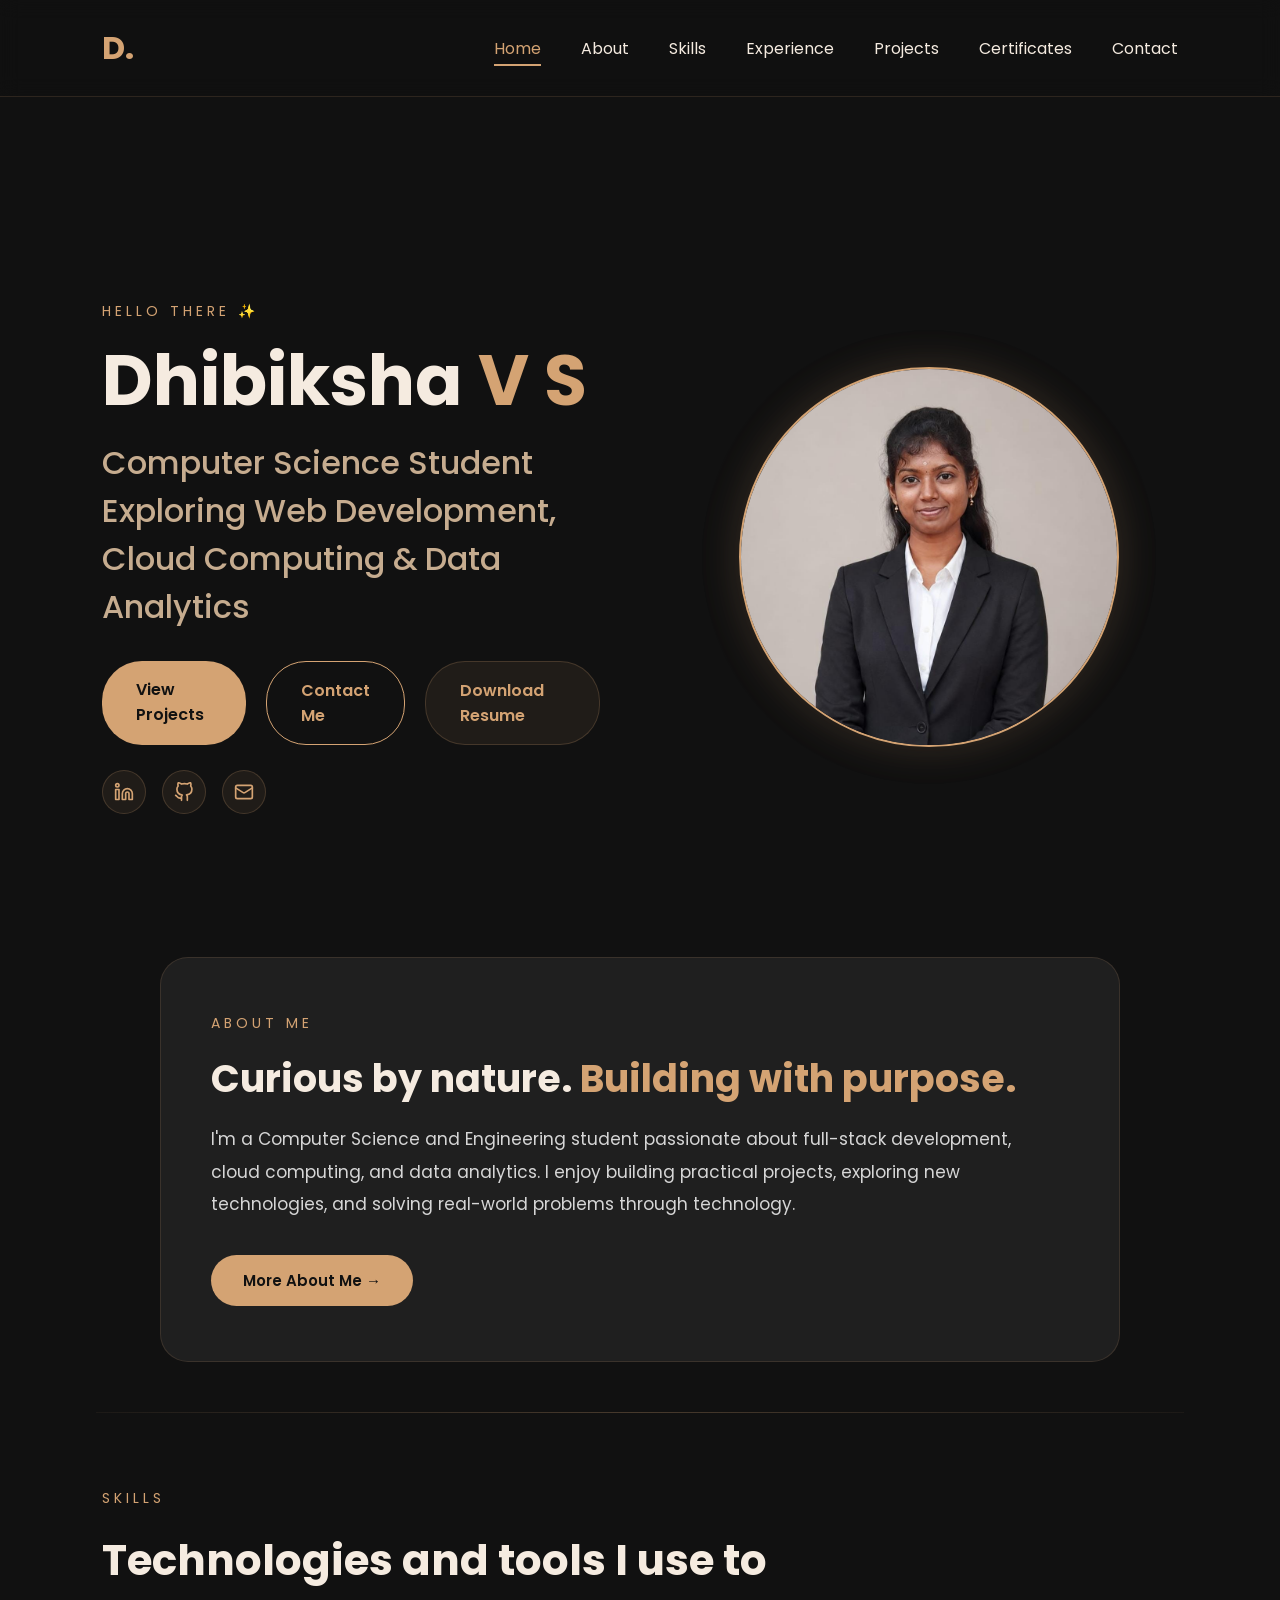
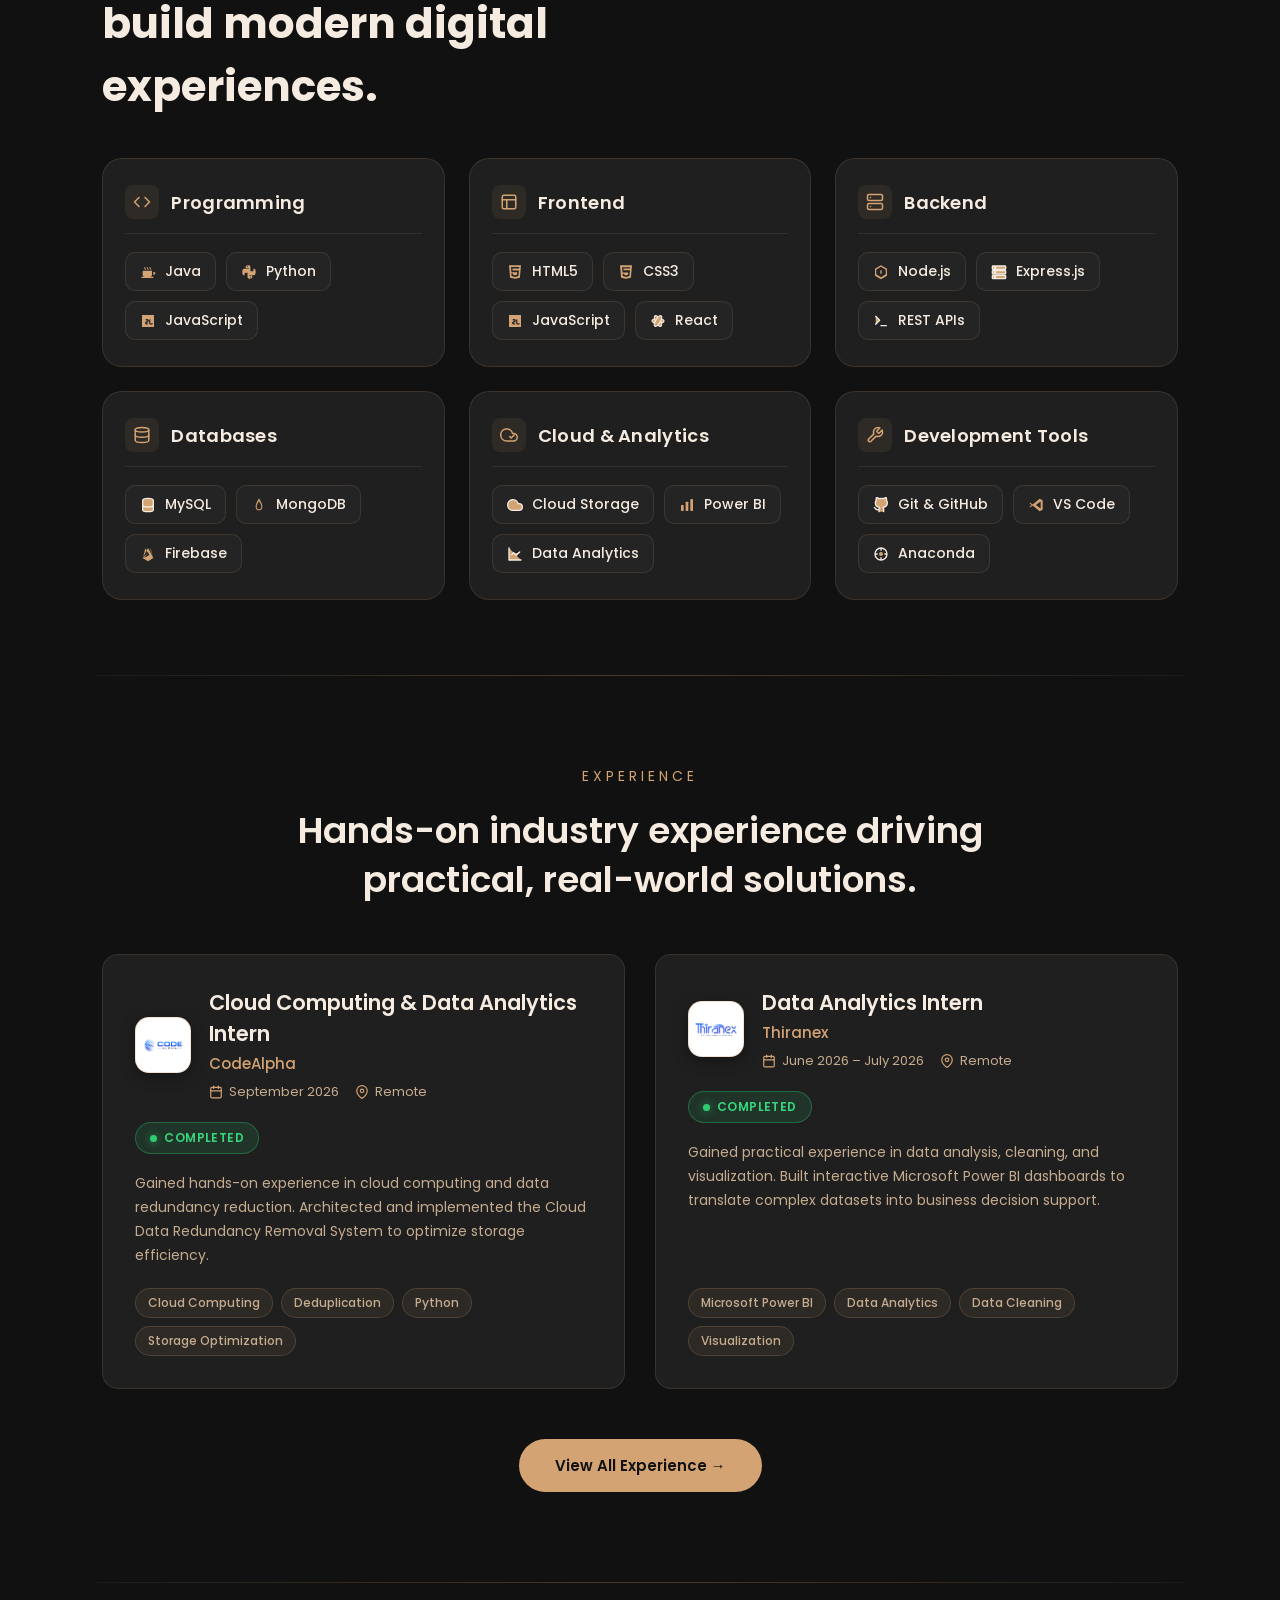
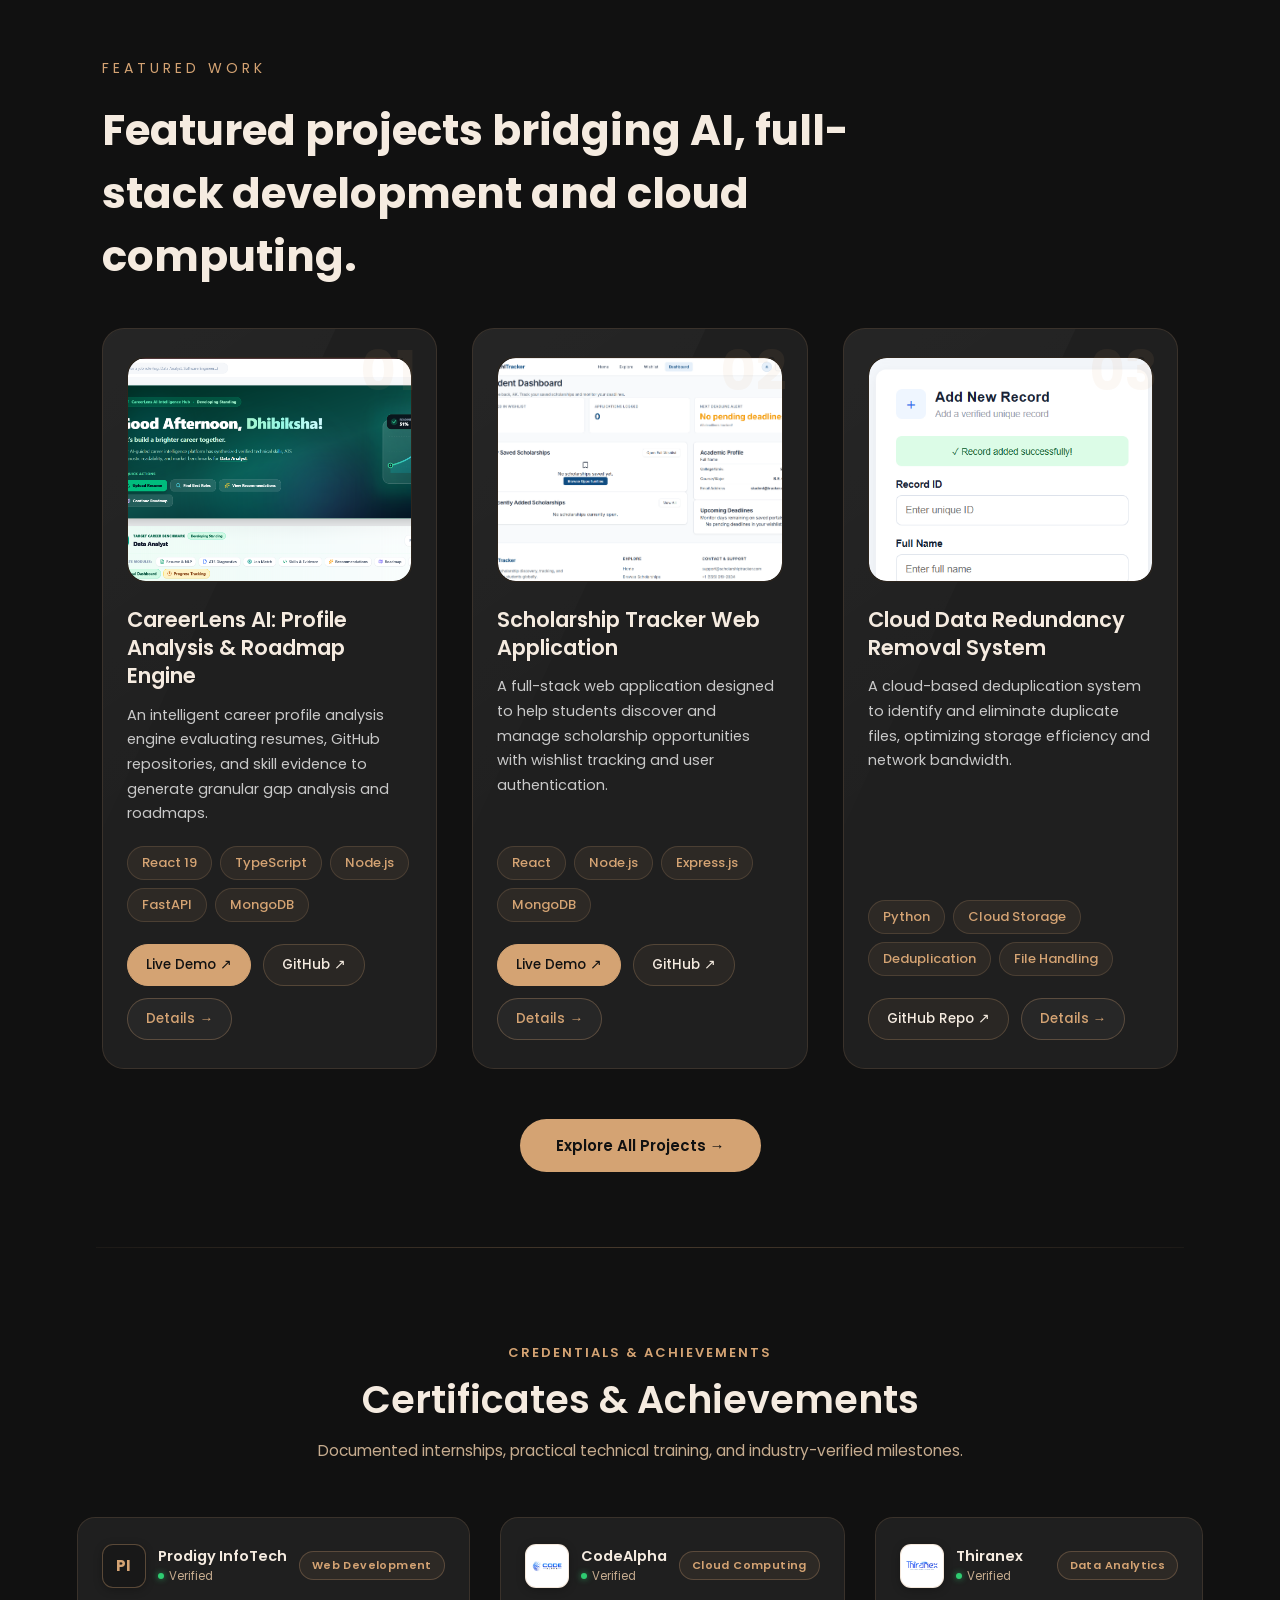
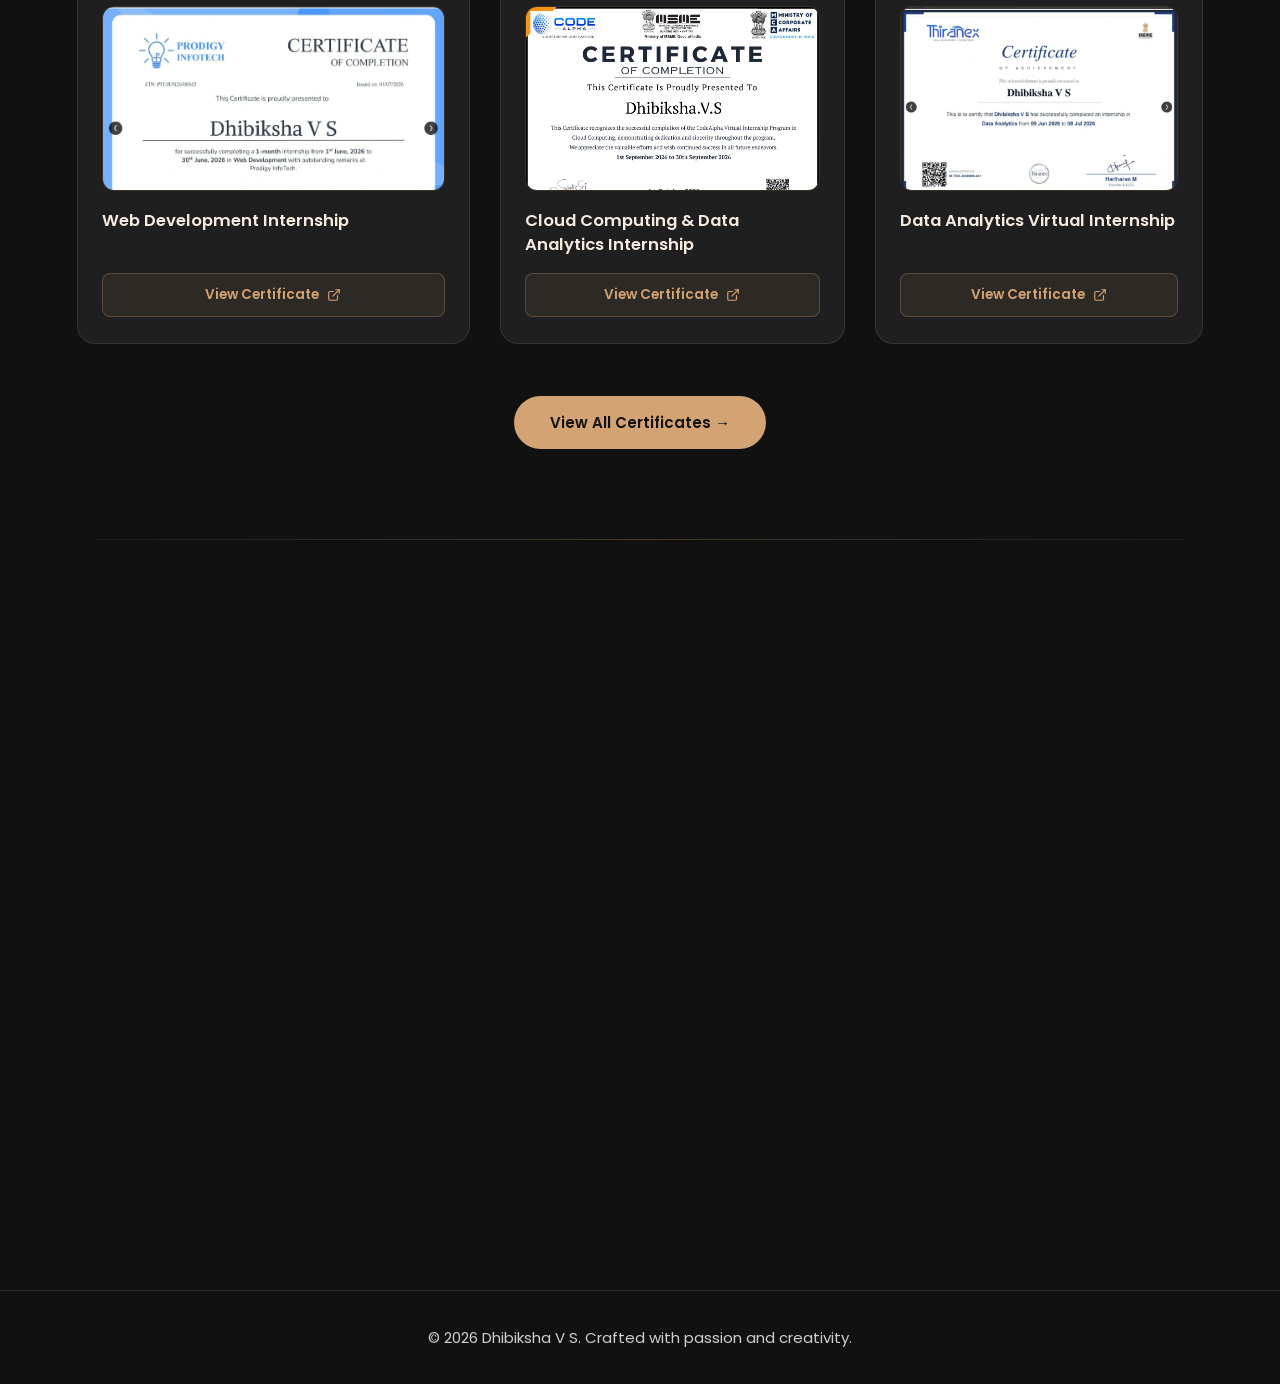
<file: index.html>
<!DOCTYPE html>

<html lang="en">



<head>



    <meta charset="UTF-8">



    <meta name="viewport"

    content="width=device-width, initial-scale=1.0">



    <title>Dhibiksha V S | Portfolio</title>

    

    <!-- CSS -->



    <link rel="stylesheet"

    href="style.css">



    <!-- Google Font -->



    <link

    href="https://fonts.googleapis.com/css2?family=Poppins:wght@300;400;500;600;700&display=swap"

    rel="stylesheet">

    

    <link rel="icon" type="image/png" href="images/image.png">

</head>



<body>



   <!-- Navbar -->



<nav class="navbar">



    <div class="logo">

        D.

    </div>



    <div class="menu-toggle">

        ☰

    </div>



    <ul class="nav-links">



        <li><a href="#home">Home</a></li>



        <li><a href="#about">About</a></li>



        <li><a href="#skills">Skills</a></li>



        <li><a href="experience.html">Experience</a></li>

        <li><a href="#projects">Projects</a></li>

        <li><a href="certificates.html">Certificates</a></li>



        <li><a href="#contact">Contact</a></li>



    </ul>



</nav>



    <!-- Hero Section -->



<section id="home" class="hero">



    <!-- Left Side -->



    <div class="hero-left">



        <p class="hero-intro">

            HELLO THERE ✨

        </p>



        <h1>



            Dhibiksha

            <span>V S</span>



        </h1>



        <h2>



            Computer Science Student <br>

            Exploring Web Development, Cloud Computing & Data Analytics



        </h2>



        <!-- Buttons -->



        <div class="hero-buttons">



            <a href="#projects"

            class="primary-btn">



                View Projects



            </a>



            <a href="#contact"

            class="secondary-btn">



                Contact Me



            </a>

            

            <a

href="resume/Dhibiksha.V.S(1 page updated).pdf"

download

class="resume-btn">



    Download Resume



</a>

        </div>



        <!-- Social Icons -->



        <div class="hero-socials">



            <a href="https://www.linkedin.com/in/dhibiksha-v-s-25753b350?utm_source=share_via&utm_content=profile&utm_medium=member_android"

               target="_blank"

               rel="noopener noreferrer"

               class="hero-social-icon"

               aria-label="LinkedIn"

               title="LinkedIn">

                <svg xmlns="http://www.w3.org/2000/svg" width="20" height="20" viewBox="0 0 24 24" fill="none" stroke="currentColor" stroke-width="2" stroke-linecap="round" stroke-linejoin="round">

                    <path d="M16 8a6 6 0 0 1 6 6v7h-4v-7a2 2 0 0 0-2-2 2 2 0 0 0-2 2v7h-4v-7a6 6 0 0 1 6-6z"></path>

                    <rect x="2" y="9" width="4" height="12"></rect>

                    <circle cx="4" cy="4" r="2"></circle>

                </svg>

            </a>



            <a href="https://github.com/Dhibiksha1108"

               target="_blank"

               rel="noopener noreferrer"

               class="hero-social-icon"

               aria-label="GitHub"

               title="GitHub">

                <svg xmlns="http://www.w3.org/2000/svg" width="20" height="20" viewBox="0 0 24 24" fill="none" stroke="currentColor" stroke-width="2" stroke-linecap="round" stroke-linejoin="round">

                    <path d="M9 19c-5 1.5-5-2.5-7-3m14 6v-3.87a3.37 3.37 0 0 0-.94-2.61c3.14-.35 6.44-1.54 6.44-7A5.44 5.44 0 0 0 20 4.77 5.07 5.07 0 0 0 19.91 1S18.73.65 16 2.48a13.38 13.38 0 0 0-7 0C6.27.65 5.09 1 5.09 1A5.07 5.07 0 0 0 5 4.77a5.44 5.44 0 0 0-1.5 3.78c0 5.42 3.3 6.61 6.44 7A3.37 3.37 0 0 0 9 18.13V22"></path>

                </svg>

            </a>



            <a href="mailto:dhibiksha@gmail.com"

               class="hero-social-icon"

               aria-label="Email"

               title="Email">

                <svg xmlns="http://www.w3.org/2000/svg" width="20" height="20" viewBox="0 0 24 24" fill="none" stroke="currentColor" stroke-width="2" stroke-linecap="round" stroke-linejoin="round">

                    <rect width="20" height="16" x="2" y="4" rx="2"></rect>

                    <path d="m22 7-8.97 5.7a1.94 1.94 0 0 1-2.06 0L2 7"></path>

                </svg>

            </a>



        </div>



    </div>



    <!-- Right Side -->



    <div class="hero-right">



        <!-- Glow -->



        <div class="hero-glow"></div>



        <!-- Image -->



        <div class="image-wrapper">



            <img

            src="images/Dhibi Professional image.jpeg"

            alt="Profile Image">



        </div>



    </div>



</section>

<!-- About Section -->



<section id="about" class="about-compact">



    <div class="about-compact-card">



        <p class="section-tag">

            ABOUT ME

        </p>



        <h2>

            Curious by nature.

            <span>Building with purpose.</span>

        </h2>



        <p class="about-description">

            I'm a Computer Science and Engineering student passionate about full-stack development, cloud computing, and data analytics. I enjoy building practical projects, exploring new technologies, and solving real-world problems through technology.

        </p>



        <a href="about.html" class="about-btn">

            More About Me &rarr;

        </a>



    </div>



</section>



<!-- Divider -->

<hr class="section-divider">



<!-- Skills Section -->



<section id="skills" class="skills">



    <div class="skills-top">



        <p class="section-tag">

            SKILLS

        </p>



        <h2>

            Technologies and tools I use

            to build modern digital experiences.

        </h2>



    </div>



    <!-- Categorized Skills Grid -->



    <div class="skills-grid">



        <!-- Category 1: Programming -->

        <div class="skill-category">

            <div class="category-header">

                <span class="category-icon" aria-hidden="true">

                    <svg viewBox="0 0 24 24">

                        <polyline points="16 18 22 12 16 6"></polyline>

                        <polyline points="8 6 2 12 8 18"></polyline>

                    </svg>

                </span>

                <h3>Programming</h3>

            </div>

            <div class="category-skills">

                <div class="skill-badge">

                    <svg class="tech-icon" viewBox="0 0 24 24">

                        <path d="M2 19h18v2H2zM4 10v6c0 1.66 1.34 3 3 3h8c1.66 0 3-1.34 3-3v-6H4zm16 2h1c1.1 0 2 .9 2 2s-.9 2-2 2h-1v-4zM6 5c0 1.5 1.5 2 1.5 3.5h1.5C9 6.8 7.5 6.5 7.5 5H6zm4 0c0 1.5 1.5 2 1.5 3.5h1.5C13 6.8 11.5 6.5 11.5 5H10zm4 0c0 1.5 1.5 2 1.5 3.5h1.5C17 6.8 15.5 6.5 15.5 5H14z"/>

                    </svg>

                    <span>Java</span>

                </div>

                <div class="skill-badge">

                    <svg class="tech-icon" viewBox="0 0 24 24">

                        <path d="M11.93 2C6.9 2 7.08 4.19 7.08 4.19l.01 2.27h4.94v.7H4.35S2 6.89 2 11.95c0 5.05 2.05 4.86 2.05 4.86h1.22v-1.72s-.07-2.05 2.02-2.05h4.93s1.95.03 1.95-1.91V6.24S14.47 2 11.93 2zm-2.06 1.48a.78.78 0 1 1 0 1.56.78.78 0 0 1 0-1.56zM12.07 22c5.03 0 4.85-2.19 4.85-2.19l-.01-2.27h-4.94v-.7h7.68s2.35.27 2.35-4.79c0-5.05-2.05-4.86-2.05-4.86h-1.22v1.72s.07 2.05-2.02 2.05h-4.93s-1.95-.03-1.95 1.91v4.89s-.31 4.24 2.24 4.24zm2.06-1.48a.78.78 0 1 1 0-1.56.78.78 0 0 1 0 1.56z"/>

                    </svg>

                    <span>Python</span>

                </div>

                <div class="skill-badge">

                    <svg class="tech-icon" viewBox="0 0 24 24">

                        <path d="M3 3h18v18H3V3zm13.7 14.5c1.4 0 2.3-.7 2.7-1.6l-1.6-.9c-.3.5-.7.8-1.2.8-.7 0-1.1-.4-1.1-1.3v-4.9h-1.8v5c0 1.9 1 2.9 3 2.9zm-6.2-.1c1.2 0 2-.6 2.5-1.3l-1.5-.9c-.3.4-.6.7-1 .7-.5 0-.8-.3-.8-.7 0-.5.3-.7 1.1-1.1 1.6-.7 2.4-1.4 2.4-2.6 0-1.5-1.2-2.4-2.7-2.4-1.2 0-2.1.5-2.6 1.4l1.5.9c.3-.4.6-.6.9-.6.4 0 .7.3.7.6 0 .4-.3.7-1.1 1-1.5.6-2.3 1.4-2.3 2.7 0 1.5 1.2 2.3 2.9 2.3z"/>

                    </svg>

                    <span>JavaScript</span>

                </div>

            </div>

        </div>



        <!-- Category 2: Frontend -->

        <div class="skill-category">

            <div class="category-header">

                <span class="category-icon" aria-hidden="true">

                    <svg viewBox="0 0 24 24">

                        <rect x="3" y="3" width="18" height="18" rx="2"></rect>

                        <line x1="3" y1="9" x2="21" y2="9"></line>

                        <line x1="9" y1="21" x2="9" y2="9"></line>

                    </svg>

                </span>

                <h3>Frontend</h3>

            </div>

            <div class="category-skills">

                <div class="skill-badge">

                    <svg class="tech-icon" viewBox="0 0 24 24">

                        <path d="M3 2l1.65 18.52L12 22l7.35-1.48L21 2H3zm15.14 4.88H8.16l.24 2.7h9.5l-.76 8.52L12 19.46l-5.14-1.36-.36-4.06h2.24l.18 2.08 3.08.83 3.08-.83.35-3.86H6.72l-.7-7.9h12.38l-.26 2.55z"/>

                    </svg>

                    <span>HTML5</span>

                </div>

                <div class="skill-badge">

                    <svg class="tech-icon" viewBox="0 0 24 24">

                        <path d="M3 2l1.65 18.52L12 22l7.35-1.48L21 2H3zm15.1 4.9H8.2l.2 2.6h9.5l-.8 8.6-4.9 1.4-4.9-1.4-.3-3.6h2.3l.1 1.8 2.8.8 2.8-.8.3-3.4H6.8l-.7-8H18l-.2 2.4z"/>

                    </svg>

                    <span>CSS3</span>

                </div>

                <div class="skill-badge">

                    <svg class="tech-icon" viewBox="0 0 24 24">

                        <path d="M3 3h18v18H3V3zm13.7 14.5c1.4 0 2.3-.7 2.7-1.6l-1.6-.9c-.3.5-.7.8-1.2.8-.7 0-1.1-.4-1.1-1.3v-4.9h-1.8v5c0 1.9 1 2.9 3 2.9zm-6.2-.1c1.2 0 2-.6 2.5-1.3l-1.5-.9c-.3.4-.6.7-1 .7-.5 0-.8-.3-.8-.7 0-.5.3-.7 1.1-1.1 1.6-.7 2.4-1.4 2.4-2.6 0-1.5-1.2-2.4-2.7-2.4-1.2 0-2.1.5-2.6 1.4l1.5.9c.3-.4.6-.6.9-.6.4 0 .7.3.7.6 0 .4-.3.7-1.1 1-1.5.6-2.3 1.4-2.3 2.7 0 1.5 1.2 2.3 2.9 2.3z"/>

                    </svg>

                    <span>JavaScript</span>

                </div>

                <div class="skill-badge">

                    <svg class="tech-icon" viewBox="0 0 24 24" fill="none" stroke="currentColor" stroke-width="1.8">

                        <circle cx="12" cy="12" r="2.2" fill="currentColor"/>

                        <ellipse cx="12" cy="12" rx="9" ry="3.5"></ellipse>

                        <ellipse cx="12" cy="12" rx="9" ry="3.5" transform="rotate(60 12 12)"></ellipse>

                        <ellipse cx="12" cy="12" rx="9" ry="3.5" transform="rotate(120 12 12)"></ellipse>

                    </svg>

                    <span>React</span>

                </div>

            </div>

        </div>



        <!-- Category 3: Backend -->

        <div class="skill-category">

            <div class="category-header">

                <span class="category-icon" aria-hidden="true">

                    <svg viewBox="0 0 24 24">

                        <rect x="2" y="2" width="20" height="8" rx="2"></rect>

                        <rect x="2" y="14" width="20" height="8" rx="2"></rect>

                        <line x1="6" y1="6" x2="6.01" y2="6"></line>

                        <line x1="6" y1="18" x2="6.01" y2="18"></line>

                    </svg>

                </span>

                <h3>Backend</h3>

            </div>

            <div class="category-skills">

                <div class="skill-badge">

                    <svg class="tech-icon" viewBox="0 0 24 24">

                        <path d="M12 2l9 5.2v10.4L12 22.8 3 17.6V7.2L12 2zm0 2.3L4.8 8.5v7l7.2 4.2 7.2-4.2v-7L12 4.3zm-1 5.2h2v5h-2v-5z"/>

                    </svg>

                    <span>Node.js</span>

                </div>

                <div class="skill-badge">

                    <svg class="tech-icon" viewBox="0 0 24 24" fill="none" stroke="currentColor" stroke-width="2">

                        <rect x="2" y="3" width="20" height="5" rx="1"></rect>

                        <rect x="2" y="10" width="20" height="5" rx="1"></rect>

                        <rect x="2" y="17" width="20" height="5" rx="1"></rect>

                        <circle cx="6" cy="5.5" r="1" fill="currentColor"></circle>

                        <circle cx="6" cy="12.5" r="1" fill="currentColor"></circle>

                        <circle cx="6" cy="19.5" r="1" fill="currentColor"></circle>

                    </svg>

                    <span>Express.js</span>

                </div>

                <div class="skill-badge">

                    <svg class="tech-icon" viewBox="0 0 24 24" fill="none" stroke="currentColor" stroke-width="2" stroke-linecap="round" stroke-linejoin="round">

                        <path d="M4 17l6-6-6-6"></path>

                        <path d="M12 19h8"></path>

                    </svg>

                    <span>REST APIs</span>

                </div>

            </div>

        </div>



        <!-- Category 4: Databases -->

        <div class="skill-category">

            <div class="category-header">

                <span class="category-icon" aria-hidden="true">

                    <svg viewBox="0 0 24 24">

                        <ellipse cx="12" cy="5" rx="9" ry="3"></ellipse>

                        <path d="M21 12c0 1.66-4 3-9 3s-9-1.34-9-3"></path>

                        <path d="M3 5v14c0 1.66 4 3 9 3s9-1.34 9-3V5"></path>

                    </svg>

                </span>

                <h3>Databases</h3>

            </div>

            <div class="category-skills">

                <div class="skill-badge">

                    <svg class="tech-icon" viewBox="0 0 24 24" fill="none" stroke="currentColor" stroke-width="2">

                        <ellipse cx="12" cy="5" rx="8" ry="3"></ellipse>

                        <path d="M4 5v14c0 1.66 3.58 3 8 3s8-1.34 8-3V5"></path>

                        <path d="M4 12c0 1.66 3.58 3 8 3s8-1.34 8-3"></path>

                    </svg>

                    <span>MySQL</span>

                </div>

                <div class="skill-badge">

                    <svg class="tech-icon" viewBox="0 0 24 24">

                        <path d="M12 2C11.5 3.5 7 9.5 7 14.5c0 3.3 2.2 5.5 5 5.5s5-2.2 5-5.5C17 9.5 12.5 3.5 12 2zm0 16.5c-2 0-3.5-1.5-3.5-4 0-3 2.5-6.5 3.5-8.5 1 2 3.5 5.5 3.5 8.5 0 2.5-1.5 4-3.5 4z"/>

                    </svg>

                    <span>MongoDB</span>

                </div>

                <div class="skill-badge">

                    <svg class="tech-icon" viewBox="0 0 24 24">

                        <path d="M4.5 17.5L8 3.5l3.5 6.5-7 7.5zm10-15l2 3.5 3 11.5-5-15zm-2.5 7l2 4-7.5 4 5.5-8zM4 18l8 5 8-5-8-15-8 15z"/>

                    </svg>

                    <span>Firebase</span>

                </div>

            </div>

        </div>



        <!-- Category 5: Cloud & Analytics -->

        <div class="skill-category">

            <div class="category-header">

                <span class="category-icon" aria-hidden="true">

                    <svg viewBox="0 0 24 24">

                        <path d="M18 10h-1.26A8 8 0 1 0 9 20h9a5 5 0 0 0 0-10z"></path>

                        <polyline points="13 14 15 16 19 12"></polyline>

                    </svg>

                </span>

                <h3>Cloud & Analytics</h3>

            </div>

            <div class="category-skills">

                <div class="skill-badge">

                    <svg class="tech-icon" viewBox="0 0 24 24" fill="none" stroke="currentColor" stroke-width="2" stroke-linecap="round" stroke-linejoin="round">

                        <path d="M18 10h-1.26A8 8 0 1 0 9 20h9a5 5 0 0 0 0-10z"></path>

                    </svg>

                    <span>Cloud Storage</span>

                </div>

                <div class="skill-badge">

                    <svg class="tech-icon" viewBox="0 0 24 24">

                        <rect x="3" y="12" width="4" height="9" rx="1"/>

                        <rect x="10" y="7" width="4" height="14" rx="1"/>

                        <rect x="17" y="3" width="4" height="18" rx="1"/>

                    </svg>

                    <span>Power BI</span>

                </div>

                <div class="skill-badge">

                    <svg class="tech-icon" viewBox="0 0 24 24" fill="none" stroke="currentColor" stroke-width="2" stroke-linecap="round" stroke-linejoin="round">

                        <path d="M3 3v18h18"></path>

                        <path d="M19 9l-5 5-4-4-3 3"></path>

                    </svg>

                    <span>Data Analytics</span>

                </div>

            </div>

        </div>



        <!-- Category 6: Development Tools -->

        <div class="skill-category">

            <div class="category-header">

                <span class="category-icon" aria-hidden="true">

                    <svg viewBox="0 0 24 24">

                        <path d="M14.7 6.3a1 1 0 0 0 0 1.4l1.6 1.6a1 1 0 0 0 1.4 0l3.77-3.77a6 6 0 0 1-7.94 7.94l-6.91 6.91a2.12 2.12 0 0 1-3-3l6.91-6.91a6 6 0 0 1 7.94-7.94l-3.76 3.76z"></path>

                    </svg>

                </span>

                <h3>Development Tools</h3>

            </div>

            <div class="category-skills">

                <div class="skill-badge">

                    <svg class="tech-icon" viewBox="0 0 24 24" fill="none" stroke="currentColor" stroke-width="2" stroke-linecap="round" stroke-linejoin="round">

                        <path d="M9 19c-5 1.5-5-2.5-7-3m14 6v-3.87a3.37 3.37 0 0 0-.94-2.61c3.14-.35 6.44-1.54 6.44-7A5.44 5.44 0 0 0 20 4.77 5.07 5.07 0 0 0 19.91 1S18.73.65 16 2.48a13.38 13.38 0 0 0-7 0C6.27.65 5.09 1 5.09 1A5.07 5.07 0 0 0 5 4.77a5.44 5.44 0 0 0-1.5 3.78c0 5.42 3.3 6.61 6.44 7A3.37 3.37 0 0 0 9 18.13V22"></path>

                    </svg>

                    <span>Git & GitHub</span>

                </div>

                <div class="skill-badge">

                    <svg class="tech-icon" viewBox="0 0 24 24">

                        <path d="M17.5 2.5L7 11.2l-3.5-2.7L2 9.5l3.5 2.5L2 14.5l1.5 1 3.5-2.7 10.5 8.7 4.5-2.2V4.7l-4.5-2.2zm1.5 14.8l-7.2-5.3 7.2-5.3v10.6z"/>

                    </svg>

                    <span>VS Code</span>

                </div>

                <div class="skill-badge">

                    <svg class="tech-icon" viewBox="0 0 24 24">

                        <circle cx="12" cy="12" r="9" fill="none" stroke="currentColor" stroke-width="2"/>

                        <circle cx="12" cy="12" r="3"/>

                        <path d="M12 3v4M12 17v4M3 12h4M17 12h4" stroke="currentColor" stroke-width="2"/>

                    </svg>

                    <span>Anaconda</span>

                </div>

            </div>

        </div>



    </div>



</section>



<!-- Divider -->

<hr class="section-divider">



<!-- Experience Preview Section -->

<section id="experience" class="experience-preview">



    <div class="experience-preview-top">

        <p class="section-tag">

            EXPERIENCE

        </p>

        <h2>

            Hands-on industry experience driving

            practical, real-world solutions.

        </h2>

    </div>



    <div class="experience-preview-grid">



        <!-- Internship Preview 1: CodeAlpha -->

        <div class="preview-exp-card">

            <div class="exp-card-header">

                <div class="exp-header-left">

                    <div class="company-logo-badge" title="CodeAlpha">
                        <img src="images/companies/codealpha.png" alt="CodeAlpha Logo" class="company-logo-img">
                    </div>

                    <div class="exp-header-info">

                        <h3 class="exp-role">Cloud Computing & Data Analytics Intern</h3>

                        <span class="exp-company">CodeAlpha</span>

                        <div class="exp-meta">

                            <span class="exp-meta-item">

                                <svg viewBox="0 0 24 24" fill="none" stroke="currentColor" stroke-width="2" stroke-linecap="round" stroke-linejoin="round">

                                    <rect x="3" y="4" width="18" height="18" rx="2" ry="2"></rect>

                                    <line x1="16" y1="2" x2="16" y2="6"></line>

                                    <line x1="8" y1="2" x2="8" y2="6"></line>

                                    <line x1="3" y1="10" x2="21" y2="10"></line>

                                </svg>

                                September 2026

                            </span>

                            <span class="exp-meta-item">

                                <svg viewBox="0 0 24 24" fill="none" stroke="currentColor" stroke-width="2" stroke-linecap="round" stroke-linejoin="round">

                                    <path d="M21 10c0 7-9 13-9 13s-9-6-9-13a9 9 0 0 1 18 0z"></path>

                                    <circle cx="12" cy="10" r="3"></circle>

                                </svg>

                                Remote

                            </span>

                        </div>

                    </div>

                </div>

                <span class="exp-status-badge badge-completed">

                    <span class="status-dot"></span> Completed

                </span>

            </div>

            <p class="exp-desc">

                Gained hands-on experience in cloud computing and data redundancy reduction. Architected and implemented the Cloud Data Redundancy Removal System to optimize storage efficiency.

            </p>

            <div class="exp-tags">

                <span class="exp-tag">Cloud Computing</span>

                <span class="exp-tag">Deduplication</span>

                <span class="exp-tag">Python</span>

                <span class="exp-tag">Storage Optimization</span>

            </div>

        </div>



        <!-- Internship Preview 2: Thiranex -->

        <div class="preview-exp-card">

            <div class="exp-card-header">

                <div class="exp-header-left">

                    <div class="company-logo-badge" title="Thiranex">
                        <img src="images/companies/thiranex.png" alt="Thiranex Logo" class="company-logo-img">
                    </div>

                    <div class="exp-header-info">

                        <h3 class="exp-role">Data Analytics Intern</h3>

                        <span class="exp-company">Thiranex</span>

                        <div class="exp-meta">

                            <span class="exp-meta-item">

                                <svg viewBox="0 0 24 24" fill="none" stroke="currentColor" stroke-width="2" stroke-linecap="round" stroke-linejoin="round">

                                    <rect x="3" y="4" width="18" height="18" rx="2" ry="2"></rect>

                                    <line x1="16" y1="2" x2="16" y2="6"></line>

                                    <line x1="8" y1="2" x2="8" y2="6"></line>

                                    <line x1="3" y1="10" x2="21" y2="10"></line>

                                </svg>

                                June 2026 – July 2026

                            </span>

                            <span class="exp-meta-item">

                                <svg viewBox="0 0 24 24" fill="none" stroke="currentColor" stroke-width="2" stroke-linecap="round" stroke-linejoin="round">

                                    <path d="M21 10c0 7-9 13-9 13s-9-6-9-13a9 9 0 0 1 18 0z"></path>

                                    <circle cx="12" cy="10" r="3"></circle>

                                </svg>

                                Remote

                            </span>

                        </div>

                    </div>

                </div>

                <span class="exp-status-badge badge-completed">

                    <span class="status-dot"></span> Completed

                </span>

            </div>

            <p class="exp-desc">

                Gained practical experience in data analysis, cleaning, and visualization. Built interactive Microsoft Power BI dashboards to translate complex datasets into business decision support.

            </p>

            <div class="exp-tags">

                <span class="exp-tag">Microsoft Power BI</span>

                <span class="exp-tag">Data Analytics</span>

                <span class="exp-tag">Data Cleaning</span>

                <span class="exp-tag">Visualization</span>

            </div>

        </div>



    </div>



    <!-- View All Experience CTA -->

    <div class="experience-cta-wrap">

        <a href="experience.html" class="primary-btn view-all-btn">

            View All Experience &rarr;

        </a>

    </div>



</section>



<!-- Divider -->

<hr class="section-divider">



<!-- Projects Section -->



<section id="projects" class="projects">



    <div class="projects-top">



        <p class="section-tag">

            FEATURED WORK

        </p>



        <h2>

            Featured projects bridging AI,

            full-stack development and cloud computing.

        </h2>



    </div>



    <!-- 3 Featured Projects Container -->



    <div class="projects-container">



        <!-- Featured Project 1: CareerLens AI -->

        <div class="project-card">



            <div class="project-gallery">

                <img src="project-images/careerlens/CareerLens1.png" class="active-image" alt="CareerLens AI platform preview">

            </div>



            <div class="project-number">01</div>



            <h3>CareerLens AI: Profile Analysis & Roadmap Engine</h3>



            <p>

                An intelligent career profile analysis engine evaluating resumes, GitHub repositories, and skill evidence to generate granular gap analysis and roadmaps.

            </p>



            <div class="project-tech">

                <span>React 19</span>

                <span>TypeScript</span>

                <span>Node.js</span>

                <span>FastAPI</span>

                <span>MongoDB</span>

            </div>



            <div class="project-buttons">

                <a href="https://careerlens-ai-sxvt.onrender.com/" target="_blank" rel="noopener noreferrer" class="proj-btn demo-btn">

                    Live Demo &nearr;

                </a>

                <a href="https://github.com/Dhibiksha1108/CareerLens-AI" target="_blank" rel="noopener noreferrer" class="proj-btn github-btn">

                    GitHub &nearr;

                </a>

                <a href="projects.html" class="proj-btn details-btn">

                    Details &rarr;

                </a>

            </div>



        </div>



        <!-- Featured Project 2: Scholarship Tracker -->

        <div class="project-card">



            <div class="project-gallery">

                <img src="project-images/scholarship/Scholarship1.png" class="active-image" alt="Scholarship Tracker preview 1">

                <img src="project-images/scholarship/Scholarship2.png" alt="Scholarship Tracker preview 2">

                <img src="project-images/scholarship/Scholarship3.png" alt="Scholarship Tracker preview 3">

            </div>



            <div class="project-number">02</div>



            <h3>Scholarship Tracker Web Application</h3>



            <p>

                A full-stack web application designed to help students discover and manage scholarship opportunities with wishlist tracking and user authentication.

            </p>



            <div class="project-tech">

                <span>React</span>

                <span>Node.js</span>

                <span>Express.js</span>

                <span>MongoDB</span>

            </div>



            <div class="project-buttons">

                <a href="https://scholarship-tracker-seven.vercel.app" target="_blank" rel="noopener noreferrer" class="proj-btn demo-btn">

                    Live Demo &nearr;

                </a>

                <a href="https://github.com/Dhibiksha1108/Scholarship_Tracker" target="_blank" rel="noopener noreferrer" class="proj-btn github-btn">

                    GitHub &nearr;

                </a>

                <button class="proj-btn details-btn" data-project-id="scholarship" type="button">

                    Details &rarr;

                </button>

            </div>



        </div>



        <!-- Featured Project 3: Cloud Data Redundancy Removal -->

        <div class="project-card">



            <div class="project-gallery">

                <img src="project-images/data_redundancy/Removal1.png" class="active-image" alt="Cloud Redundancy preview 1">

                <img src="project-images/data_redundancy/Removal2.png" alt="Cloud Redundancy preview 2">

                <img src="project-images/data_redundancy/Removal3.png" alt="Cloud Redundancy preview 3">

            </div>



            <div class="project-number">03</div>



            <h3>Cloud Data Redundancy Removal System</h3>



            <p>

                A cloud-based deduplication system to identify and eliminate duplicate files, optimizing storage efficiency and network bandwidth.

            </p>



            <div class="project-tech">

                <span>Python</span>

                <span>Cloud Storage</span>

                <span>Deduplication</span>

                <span>File Handling</span>

            </div>



            <div class="project-buttons">

                <a href="https://github.com/Dhibiksha1108/CodeAlpha_CloudDataRedundancyRemovalSystem" target="_blank" rel="noopener noreferrer" class="proj-btn github-btn">

                    GitHub Repo &nearr;

                </a>

                <a href="projects.html" class="proj-btn details-btn">

                    Details &rarr;

                </a>

            </div>



        </div>



    </div>



    <!-- Explore All Projects CTA -->

    <div class="projects-cta">

        <a href="projects.html" class="primary-btn view-all-btn">

            Explore All Projects &rarr;

        </a>

    </div>



</section>

<!-- Divider -->

<hr class="section-divider">

<!-- Certificates & Achievements Section -->

<section id="certificates" class="certificates-preview">

    <div class="certificates-preview-top">

        <p class="section-tag">
            CREDENTIALS &amp; ACHIEVEMENTS
        </p>

        <h2>
            Certificates &amp; Achievements
        </h2>

        <p class="section-subtitle">
            Documented internships, practical technical training, and industry-verified milestones.
        </p>

    </div>

    <div class="certificates-preview-grid">

        <!-- Card 1: Prodigy InfoTech -->
        <div class="home-cert-card">
            <div class="home-cert-header">
                <div class="home-cert-org-wrap">
                    <div class="company-logo-badge home-cert-logo home-cert-logo-monogram" title="Prodigy InfoTech">
                        <span>PI</span>
                    </div>
                    <div class="home-cert-org-meta">
                        <span class="home-cert-org">Prodigy InfoTech</span>
                        <span class="home-cert-verified"><span class="status-dot"></span> Verified</span>
                    </div>
                </div>
                <span class="home-cert-category-badge">Web Development</span>
            </div>

            <div class="home-cert-preview-slot">
                <div class="home-cert-preview-frame">
                    <a href="certificate/prodigy.png" target="_blank" rel="noopener noreferrer" class="home-cert-preview-link" title="Open Prodigy InfoTech certificate in new tab">
                        <img src="certificate/prodigy.png" alt="Prodigy InfoTech Web Development Certificate Preview" class="home-cert-preview-img" loading="lazy">
                        <div class="home-cert-preview-overlay">
                            <span class="home-cert-preview-hint">
                                <svg viewBox="0 0 24 24" fill="none" stroke="currentColor" stroke-width="2" stroke-linecap="round" stroke-linejoin="round">
                                    <circle cx="11" cy="11" r="8"></circle>
                                    <line x1="21" y1="21" x2="16.65" y2="16.65"></line>
                                    <line x1="11" y1="8" x2="11" y2="14"></line>
                                    <line x1="8" y1="11" x2="14" y2="11"></line>
                                </svg>
                                Preview
                            </span>
                        </div>
                    </a>
                </div>
            </div>

            <div class="home-cert-body">
                <h3 class="home-cert-title">Web Development Internship</h3>
                <a href="certificate/prodigy.png" target="_blank" rel="noopener noreferrer" class="home-cert-action-btn">
                    <span>View Certificate</span>
                    <svg viewBox="0 0 24 24" fill="none" stroke="currentColor" stroke-width="2" stroke-linecap="round" stroke-linejoin="round">
                        <path d="M18 13v6a2 2 0 0 1-2 2H5a2 2 0 0 1-2-2V8a2 2 0 0 1 2-2h6"></path>
                        <polyline points="15 3 21 3 21 9"></polyline>
                        <line x1="10" y1="14" x2="21" y2="3"></line>
                    </svg>
                </a>
            </div>
        </div>

        <!-- Card 2: CodeAlpha -->
        <div class="home-cert-card">
            <div class="home-cert-header">
                <div class="home-cert-org-wrap">
                    <div class="company-logo-badge home-cert-logo" title="CodeAlpha">
                        <img src="images/companies/codealpha.png" alt="CodeAlpha Logo" class="company-logo-img">
                    </div>
                    <div class="home-cert-org-meta">
                        <span class="home-cert-org">CodeAlpha</span>
                        <span class="home-cert-verified"><span class="status-dot"></span> Verified</span>
                    </div>
                </div>
                <span class="home-cert-category-badge">Cloud Computing</span>
            </div>

            <div class="home-cert-preview-slot">
                <div class="home-cert-preview-frame">
                    <a href="certificate/CodeAlpha(Certificate)Cloud.pdf" target="_blank" rel="noopener noreferrer" class="home-cert-preview-link" title="Open CodeAlpha certificate PDF in new tab">
                        <img src="certificate/codealpha-preview.png" alt="CodeAlpha Cloud Computing Certificate Preview" class="home-cert-preview-img" loading="lazy">
                        <div class="home-cert-preview-overlay">
                            <span class="home-cert-preview-hint">
                                <svg viewBox="0 0 24 24" fill="none" stroke="currentColor" stroke-width="2" stroke-linecap="round" stroke-linejoin="round">
                                    <circle cx="11" cy="11" r="8"></circle>
                                    <line x1="21" y1="21" x2="16.65" y2="16.65"></line>
                                    <line x1="11" y1="8" x2="11" y2="14"></line>
                                    <line x1="8" y1="11" x2="14" y2="11"></line>
                                </svg>
                                Open PDF
                            </span>
                        </div>
                    </a>
                </div>
            </div>

            <div class="home-cert-body">
                <h3 class="home-cert-title">Cloud Computing &amp; Data Analytics Internship</h3>
                <a href="certificate/CodeAlpha(Certificate)Cloud.pdf" target="_blank" rel="noopener noreferrer" class="home-cert-action-btn">
                    <span>View Certificate</span>
                    <svg viewBox="0 0 24 24" fill="none" stroke="currentColor" stroke-width="2" stroke-linecap="round" stroke-linejoin="round">
                        <path d="M18 13v6a2 2 0 0 1-2 2H5a2 2 0 0 1-2-2V8a2 2 0 0 1 2-2h6"></path>
                        <polyline points="15 3 21 3 21 9"></polyline>
                        <line x1="10" y1="14" x2="21" y2="3"></line>
                    </svg>
                </a>
            </div>
        </div>

        <!-- Card 3: Thiranex -->
        <div class="home-cert-card">
            <div class="home-cert-header">
                <div class="home-cert-org-wrap">
                    <div class="company-logo-badge home-cert-logo" title="Thiranex">
                        <img src="images/companies/thiranex.png" alt="Thiranex Logo" class="company-logo-img">
                    </div>
                    <div class="home-cert-org-meta">
                        <span class="home-cert-org">Thiranex</span>
                        <span class="home-cert-verified"><span class="status-dot"></span> Verified</span>
                    </div>
                </div>
                <span class="home-cert-category-badge">Data Analytics</span>
            </div>

            <div class="home-cert-preview-slot">
                <div class="home-cert-preview-frame">
                    <a href="certificate/thiranex.png" target="_blank" rel="noopener noreferrer" class="home-cert-preview-link" title="Open Thiranex certificate in new tab">
                        <img src="certificate/thiranex.png" alt="Thiranex Data Analytics Certificate Preview" class="home-cert-preview-img" loading="lazy">
                        <div class="home-cert-preview-overlay">
                            <span class="home-cert-preview-hint">
                                <svg viewBox="0 0 24 24" fill="none" stroke="currentColor" stroke-width="2" stroke-linecap="round" stroke-linejoin="round">
                                    <circle cx="11" cy="11" r="8"></circle>
                                    <line x1="21" y1="21" x2="16.65" y2="16.65"></line>
                                    <line x1="11" y1="8" x2="11" y2="14"></line>
                                    <line x1="8" y1="11" x2="14" y2="11"></line>
                                </svg>
                                Preview
                            </span>
                        </div>
                    </a>
                </div>
            </div>

            <div class="home-cert-body">
                <h3 class="home-cert-title">Data Analytics Virtual Internship</h3>
                <a href="certificate/thiranex.png" target="_blank" rel="noopener noreferrer" class="home-cert-action-btn">
                    <span>View Certificate</span>
                    <svg viewBox="0 0 24 24" fill="none" stroke="currentColor" stroke-width="2" stroke-linecap="round" stroke-linejoin="round">
                        <path d="M18 13v6a2 2 0 0 1-2 2H5a2 2 0 0 1-2-2V8a2 2 0 0 1 2-2h6"></path>
                        <polyline points="15 3 21 3 21 9"></polyline>
                        <line x1="10" y1="14" x2="21" y2="3"></line>
                    </svg>
                </a>
            </div>
        </div>

    </div>

    <!-- View All Certificates CTA -->
    <div class="certificates-cta-wrap">
        <a href="certificates.html" class="primary-btn view-all-btn">
            View All Certificates &rarr;
        </a>
    </div>

</section>

<!-- Divider -->

<hr class="section-divider">



<!-- Contact Section -->



<section id="contact" class="contact">



    <!-- Left Side -->



    <div class="contact-left">



        <p class="section-tag">

            CONTACT

        </p>



        <h2>



            Let’s connect and create

            something meaningful together.



        </h2>



        <p class="contact-description">



            Feel free to reach out for

            collaborations, opportunities

            or just a friendly conversation

            about development and technology.



        </p>



        <!-- Contact Info -->



        <div class="contact-info">



            <div class="contact-item">



                <h3>Email</h3>



                <a

href="mailto:dhibiksha@gmail.com">



    dhibiksha@gmail.com



</a>



            </div>



            <div class="contact-item">



                <h3>GitHub</h3>



                <a

href="https://github.com/Dhibiksha1108"

target="_blank">



    github.com/Dhibiksha1108



</a>



            </div>



            <div class="contact-item">



                <h3>LinkedIn</h3>



                <a

href="https://www.linkedin.com/in/dhibiksha-v-s-25753b350?utm_source=share_via&utm_content=profile&utm_medium=member_android"

target="_blank">



    linkedin.com/in/dhibiksha-v-s



</a>



            </div>



        </div>



    </div>



    <!-- Right Side -->



    <div class="contact-right">



        <form class="contact-form"

            action="https://formspree.io/f/xljdeyaj"

            method="POST"

            id="contact-form">





            <input

            type="text"

            name="name"

            placeholder="Your Name"

            required>



            <input

            type="email"

            name="email"

            placeholder="Your Email"

            required>



            <textarea

            name="message"

            rows="6"

            placeholder="Your Message"

            required></textarea>



            <button type="submit" id="submit-btn">



                Send Message



            </button>



        </form>

         <div id="form-status" class="form-status">

        <div class="success-icon">✓</div>



        <div>

            <strong>Your message has been sent successfully!</strong>

            <p>Thank you for reaching out. I'll get back to you soon!</p>

        </div>

    </div>



    </div>



</section>



    <!-- Project Details Modal -->
    <div id="project-modal" class="project-modal" aria-hidden="true" role="dialog" aria-modal="true" aria-labelledby="modal-title">
        <div class="modal-backdrop"></div>
        <div class="modal-dialog">
            <button class="modal-close" aria-label="Close modal">&times;</button>
            <div class="modal-body">
                <span class="modal-category" id="modal-category"></span>
                <h2 id="modal-title"></h2>
                <p id="modal-description" class="modal-desc"></p>

                <div class="modal-section" id="modal-screenshots-section" style="display: none;">
                    <h4>Project Screenshots</h4>
                    <div id="modal-screenshots" class="modal-screenshots-grid"></div>
                </div>

                <div class="modal-section">
                    <h4>Key Architecture &amp; Features</h4>
                    <ul id="modal-features" class="modal-list"></ul>
                </div>

                <div class="modal-section">
                    <h4>Technologies Used</h4>
                    <div id="modal-tech" class="project-tech"></div>
                </div>

                <div class="modal-actions" id="modal-actions"></div>
            </div>
        </div>
    </div>

<!-- Footer -->



<footer class="footer">



    <p>



        © 2026 Dhibiksha V S.

        Crafted with passion and creativity.



    </p>



</footer>

    <!-- JavaScript -->



    <script src="script.js"></script>



</body>

</html>
</file>
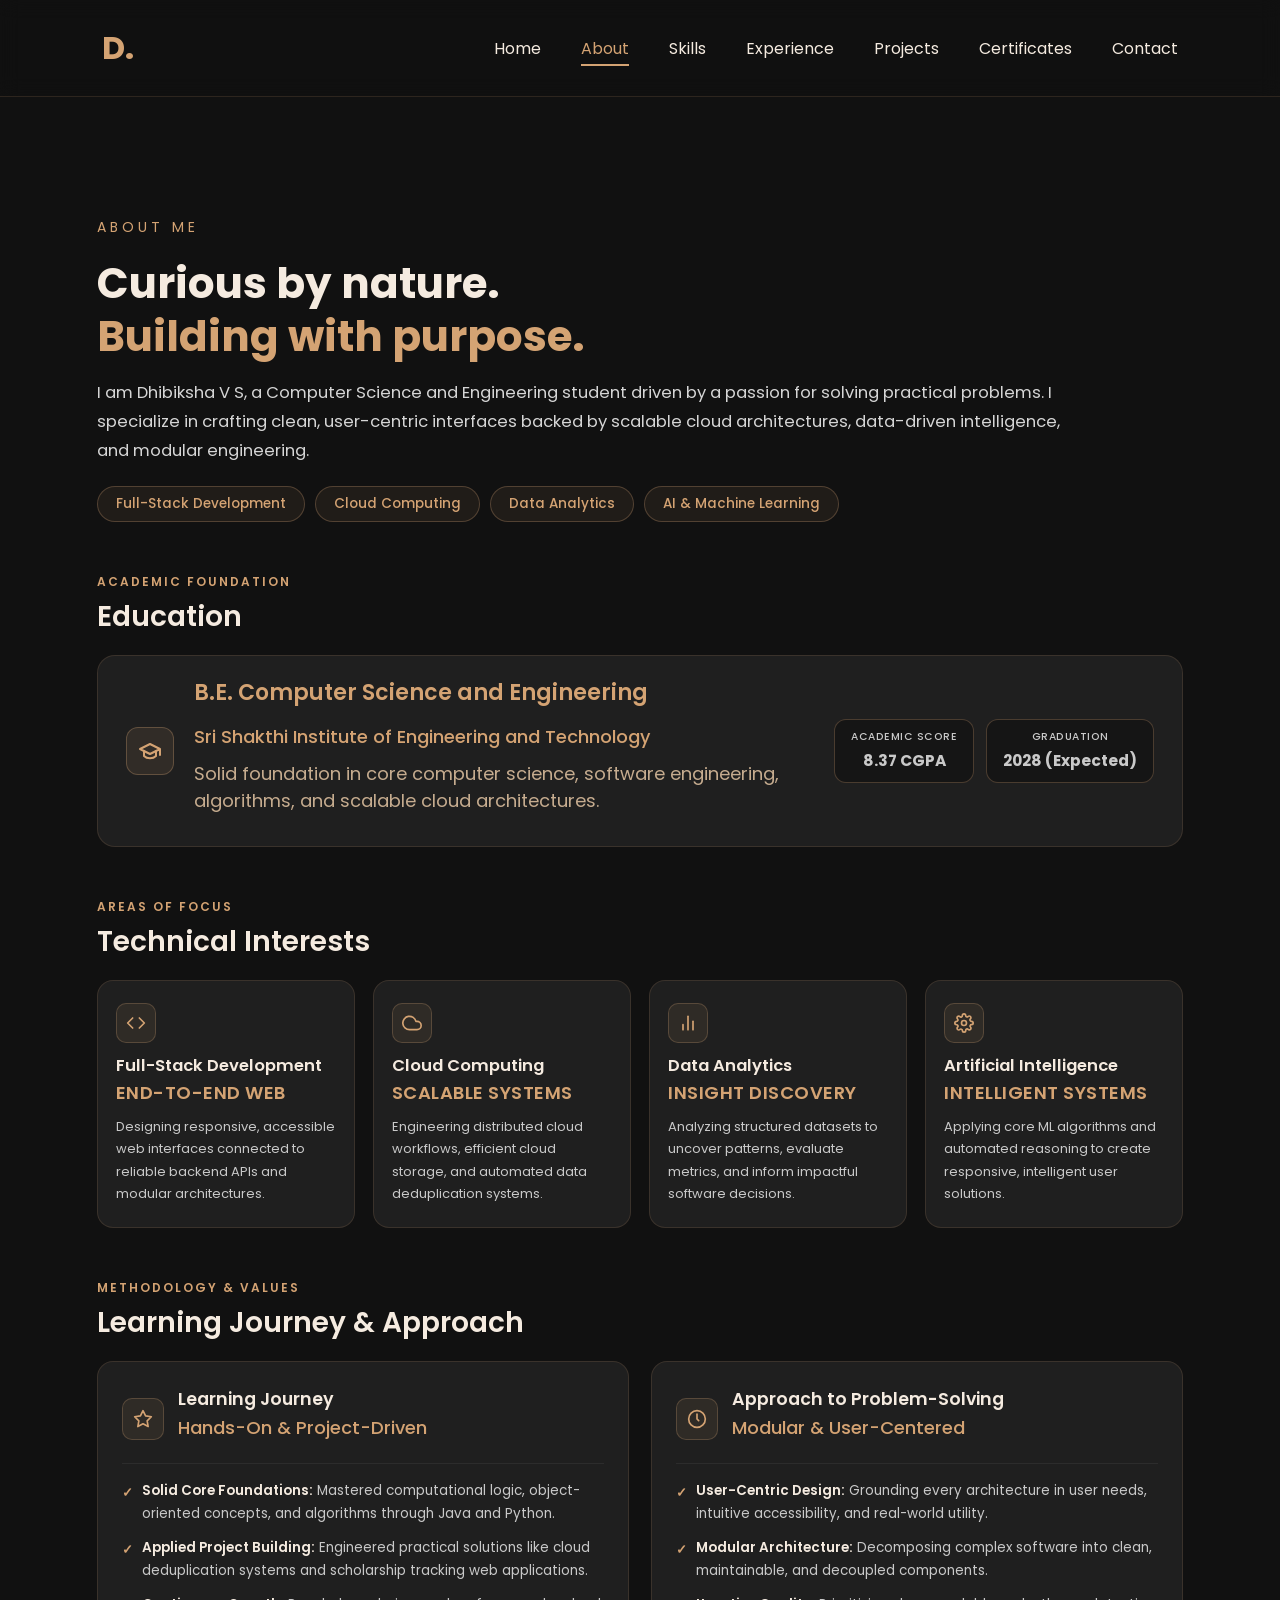
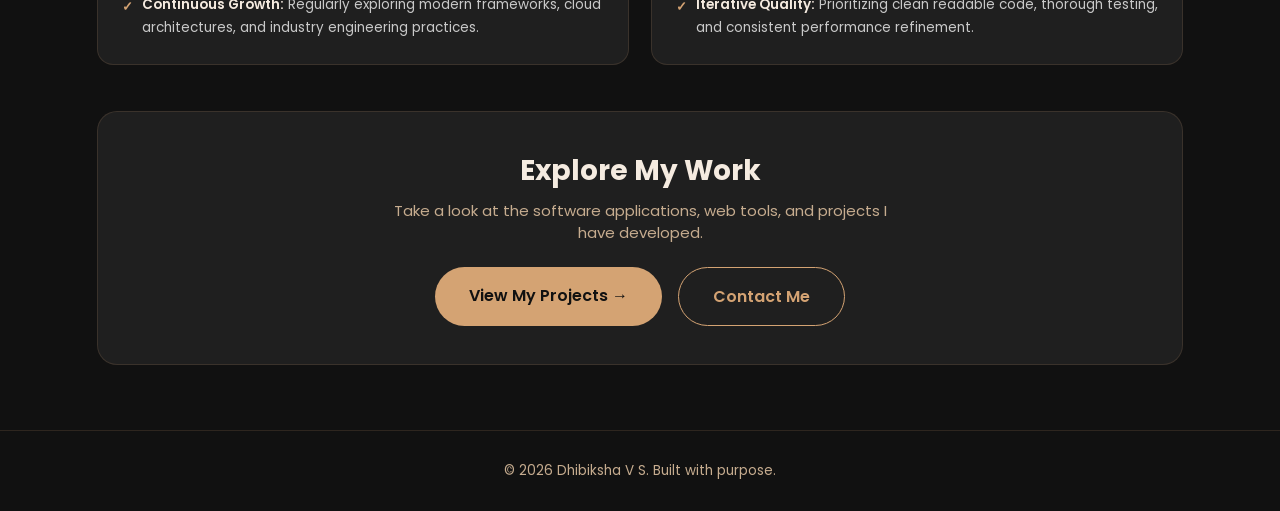
<file: about.html>
<!DOCTYPE html>
<html lang="en">

<head>
    <meta charset="UTF-8">
    <meta name="viewport" content="width=device-width, initial-scale=1.0">
    <title>About Me | Dhibiksha V S</title>
    
    <!-- CSS -->
    <link rel="stylesheet" href="style.css">

    <!-- Google Font -->
    <link href="https://fonts.googleapis.com/css2?family=Poppins:wght@300;400;500;600;700&display=swap" rel="stylesheet">
    
    <link rel="icon" type="image/png" href="images/image.png">
</head>

<body>

    <!-- Navbar -->
    <nav class="navbar">
        <div class="logo">
            <a href="index.html#home" class="logo-link">D.</a>
        </div>

        <div class="menu-toggle">
            ☰
        </div>

        <ul class="nav-links">
            <li><a href="index.html#home">Home</a></li>
            <li><a href="about.html" class="active">About</a></li>
            <li><a href="index.html#skills">Skills</a></li>
            <li><a href="experience.html">Experience</a></li>
            <li><a href="projects.html">Projects</a></li>
            <li><a href="certificates.html">Certificates</a></li>
            <li><a href="index.html#contact">Contact</a></li>
        </ul>
    </nav>

    <!-- Main About Content -->
    <main class="about-page">

        <!-- 1. Intro Header -->
        <section class="about-page-hero">
            <p class="section-tag">
                ABOUT ME
            </p>

            <h1>
                Curious by nature. <br>
                <span>Building with purpose.</span>
            </h1>

            <p class="about-page-intro">
                I am Dhibiksha V S, a Computer Science and Engineering student driven by a passion for solving practical problems. I specialize in crafting clean, user-centric interfaces backed by scalable cloud architectures, data-driven intelligence, and modular engineering.
            </p>

            <div class="about-highlights">
                <span class="highlight">Full-Stack Development</span>
                <span class="highlight">Cloud Computing</span>
                <span class="highlight">Data Analytics</span>
                <span class="highlight">AI &amp; Machine Learning</span>
            </div>
        </section>

        <!-- 2. Education Section -->
        <section class="about-page-section">
            <p class="section-tag">
                ACADEMIC FOUNDATION
            </p>

            <h2 class="about-section-heading">
                Education
            </h2>

            <div class="about-card education-card-compact">
                <div class="edu-card-main">
                    <div class="edu-icon-badge" aria-hidden="true">
                        <svg viewBox="0 0 24 24" fill="none" stroke="currentColor" stroke-width="2" stroke-linecap="round" stroke-linejoin="round">
                            <path d="M22 10v6M2 10l10-5 10 5-10 5z"></path>
                            <path d="M6 12v5c3 3 9 3 12 0v-5"></path>
                        </svg>
                    </div>
                    <div class="edu-info">
                        <h3 class="edu-degree">B.E. Computer Science and Engineering</h3>
                        <p class="edu-college">Sri Shakthi Institute of Engineering and Technology</p>
                        <p class="edu-focus">Solid foundation in core computer science, software engineering, algorithms, and scalable cloud architectures.</p>
                    </div>
                </div>

                <div class="edu-meta-badges">
                    <div class="edu-stat-chip">
                        <span class="edu-stat-label">Academic Score</span>
                        <span class="edu-stat-val">8.37 CGPA</span>
                    </div>
                    <div class="edu-stat-chip">
                        <span class="edu-stat-label">Graduation</span>
                        <span class="edu-stat-val">2028 (Expected)</span>
                    </div>
                </div>
            </div>
        </section>

        <!-- 3. Technical Interests Section -->
        <section class="about-page-section">
            <p class="section-tag">
                AREAS OF FOCUS
            </p>

            <h2 class="about-section-heading">
                Technical Interests
            </h2>

            <div class="about-grid-4">
                <!-- Card 1: Full-Stack Development -->
                <div class="about-card tech-interest-card">
                    <div class="interest-icon-badge" aria-hidden="true">
                        <svg viewBox="0 0 24 24" fill="none" stroke="currentColor" stroke-width="2" stroke-linecap="round" stroke-linejoin="round">
                            <polyline points="16 18 22 12 16 6"></polyline>
                            <polyline points="8 6 2 12 8 18"></polyline>
                        </svg>
                    </div>
                    <h3>Full-Stack Development</h3>
                    <p class="interest-sub">End-to-End Web</p>
                    <span class="interest-desc">
                        Designing responsive, accessible web interfaces connected to reliable backend APIs and modular architectures.
                    </span>
                </div>

                <!-- Card 2: Cloud Computing -->
                <div class="about-card tech-interest-card">
                    <div class="interest-icon-badge" aria-hidden="true">
                        <svg viewBox="0 0 24 24" fill="none" stroke="currentColor" stroke-width="2" stroke-linecap="round" stroke-linejoin="round">
                            <path d="M18 10h-1.26A8 8 0 1 0 9 20h9a5 5 0 0 0 0-10z"></path>
                        </svg>
                    </div>
                    <h3>Cloud Computing</h3>
                    <p class="interest-sub">Scalable Systems</p>
                    <span class="interest-desc">
                        Engineering distributed cloud workflows, efficient cloud storage, and automated data deduplication systems.
                    </span>
                </div>

                <!-- Card 3: Data Analytics -->
                <div class="about-card tech-interest-card">
                    <div class="interest-icon-badge" aria-hidden="true">
                        <svg viewBox="0 0 24 24" fill="none" stroke="currentColor" stroke-width="2" stroke-linecap="round" stroke-linejoin="round">
                            <line x1="18" y1="20" x2="18" y2="10"></line>
                            <line x1="12" y1="20" x2="12" y2="4"></line>
                            <line x1="6" y1="20" x2="6" y2="14"></line>
                        </svg>
                    </div>
                    <h3>Data Analytics</h3>
                    <p class="interest-sub">Insight Discovery</p>
                    <span class="interest-desc">
                        Analyzing structured datasets to uncover patterns, evaluate metrics, and inform impactful software decisions.
                    </span>
                </div>

                <!-- Card 4: Artificial Intelligence -->
                <div class="about-card tech-interest-card">
                    <div class="interest-icon-badge" aria-hidden="true">
                        <svg viewBox="0 0 24 24" fill="none" stroke="currentColor" stroke-width="2" stroke-linecap="round" stroke-linejoin="round">
                            <circle cx="12" cy="12" r="3"></circle>
                            <path d="M19.4 15a1.65 1.65 0 0 0 .33 1.82l.06.06a2 2 0 0 1 0 2.83 2 2 0 0 1-2.83 0l-.06-.06a1.65 1.65 0 0 0-1.82-.33 1.65 1.65 0 0 0-1 1.51V21a2 2 0 0 1-2 2 2 2 0 0 1-2-2v-.09A1.65 1.65 0 0 0 9 19.4a1.65 1.65 0 0 0-1.82.33l-.06.06a2 2 0 0 1-2.83 0 2 2 0 0 1 0-2.83l.06-.06a1.65 1.65 0 0 0 .33-1.82 1.65 1.65 0 0 0-1.51-1H3a2 2 0 0 1-2-2 2 2 0 0 1 2-2h.09A1.65 1.65 0 0 0 4.6 9a1.65 1.65 0 0 0-.33-1.82l-.06-.06a2 2 0 0 1 0-2.83 2 2 0 0 1 2.83 0l.06.06a1.65 1.65 0 0 0 1.82.33H9a1.65 1.65 0 0 0 1-1.51V3a2 2 0 0 1 2-2 2 2 0 0 1 2 2v.09a1.65 1.65 0 0 0 1 1.51 1.65 1.65 0 0 0 1.82-.33l.06-.06a2 2 0 0 1 2.83 0 2 2 0 0 1 0 2.83l-.06.06a1.65 1.65 0 0 0-.33 1.82V9a1.65 1.65 0 0 0 1.51 1H21a2 2 0 0 1 2 2 2 2 0 0 1-2 2h-.09a1.65 1.65 0 0 0-1.51 1z"></path>
                        </svg>
                    </div>
                    <h3>Artificial Intelligence</h3>
                    <p class="interest-sub">Intelligent Systems</p>
                    <span class="interest-desc">
                        Applying core ML algorithms and automated reasoning to create responsive, intelligent user solutions.
                    </span>
                </div>
            </div>
        </section>

        <!-- 4. Learning Journey and Approach -->
        <section class="about-page-section">
            <p class="section-tag">
                METHODOLOGY &amp; VALUES
            </p>

            <h2 class="about-section-heading">
                Learning Journey &amp; Approach
            </h2>

            <div class="about-grid-2">
                <!-- Card 1: Learning Journey -->
                <div class="about-card journey-card">
                    <div class="journey-card-header">
                        <div class="journey-icon-badge" aria-hidden="true">
                            <svg viewBox="0 0 24 24" fill="none" stroke="currentColor" stroke-width="2" stroke-linecap="round" stroke-linejoin="round">
                                <polygon points="12 2 15.09 8.26 22 9.27 17 14.14 18.18 21.02 12 17.77 5.82 21.02 7 14.14 2 9.27 8.91 8.26 12 2"></polygon>
                            </svg>
                        </div>
                        <div>
                            <h3>Learning Journey</h3>
                            <p class="journey-sub">Hands-On &amp; Project-Driven</p>
                        </div>
                    </div>

                    <ul class="journey-keypoints">
                        <li>
                            <span class="point-bullet">✓</span>
                            <span><strong>Solid Core Foundations:</strong> Mastered computational logic, object-oriented concepts, and algorithms through Java and Python.</span>
                        </li>
                        <li>
                            <span class="point-bullet">✓</span>
                            <span><strong>Applied Project Building:</strong> Engineered practical solutions like cloud deduplication systems and scholarship tracking web applications.</span>
                        </li>
                        <li>
                            <span class="point-bullet">✓</span>
                            <span><strong>Continuous Growth:</strong> Regularly exploring modern frameworks, cloud architectures, and industry engineering practices.</span>
                        </li>
                    </ul>
                </div>

                <!-- Card 2: Approach to Problem-Solving -->
                <div class="about-card journey-card">
                    <div class="journey-card-header">
                        <div class="journey-icon-badge" aria-hidden="true">
                            <svg viewBox="0 0 24 24" fill="none" stroke="currentColor" stroke-width="2" stroke-linecap="round" stroke-linejoin="round">
                                <circle cx="12" cy="12" r="10"></circle>
                                <polyline points="12 6 12 12 14 14"></polyline>
                            </svg>
                        </div>
                        <div>
                            <h3>Approach to Problem-Solving</h3>
                            <p class="journey-sub">Modular &amp; User-Centered</p>
                        </div>
                    </div>

                    <ul class="journey-keypoints">
                        <li>
                            <span class="point-bullet">✓</span>
                            <span><strong>User-Centric Design:</strong> Grounding every architecture in user needs, intuitive accessibility, and real-world utility.</span>
                        </li>
                        <li>
                            <span class="point-bullet">✓</span>
                            <span><strong>Modular Architecture:</strong> Decomposing complex software into clean, maintainable, and decoupled components.</span>
                        </li>
                        <li>
                            <span class="point-bullet">✓</span>
                            <span><strong>Iterative Quality:</strong> Prioritizing clean readable code, thorough testing, and consistent performance refinement.</span>
                        </li>
                    </ul>
                </div>
            </div>
        </section>

        <!-- 5. CTA Section -->
        <section class="about-page-cta">
            <h2>Explore My Work</h2>
            <p>
                Take a look at the software applications, web tools, and projects I have developed.
            </p>

            <div class="cta-buttons">
                <a href="index.html#projects" class="primary-btn">
                    View My Projects &rarr;
                </a>

                <a href="index.html#contact" class="secondary-btn">
                    Contact Me
                </a>
            </div>
        </section>

    </main>

    <!-- Footer -->
    <footer class="about-footer">
        <p>&copy; 2026 Dhibiksha V S. Built with purpose.</p>
    </footer>

    <!-- JavaScript -->
    <script src="script.js"></script>

</body>

</html>
</file>
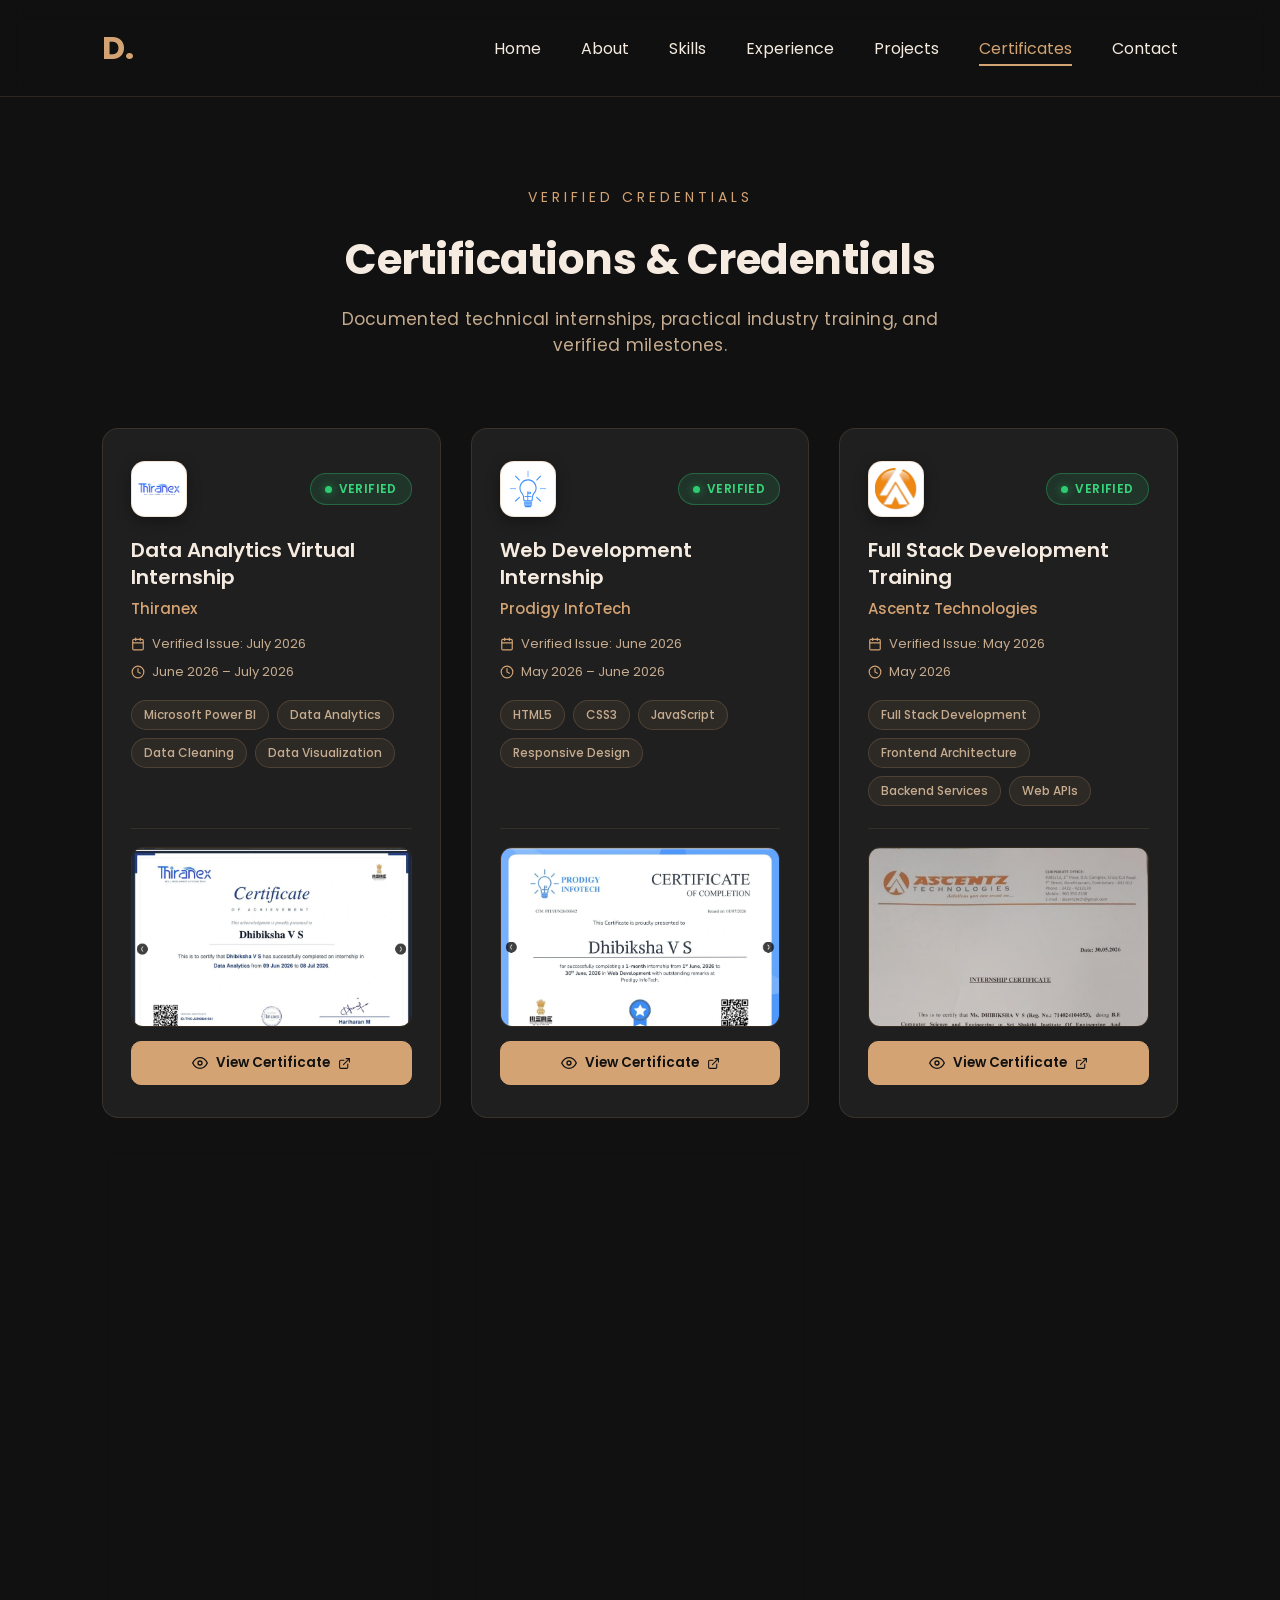
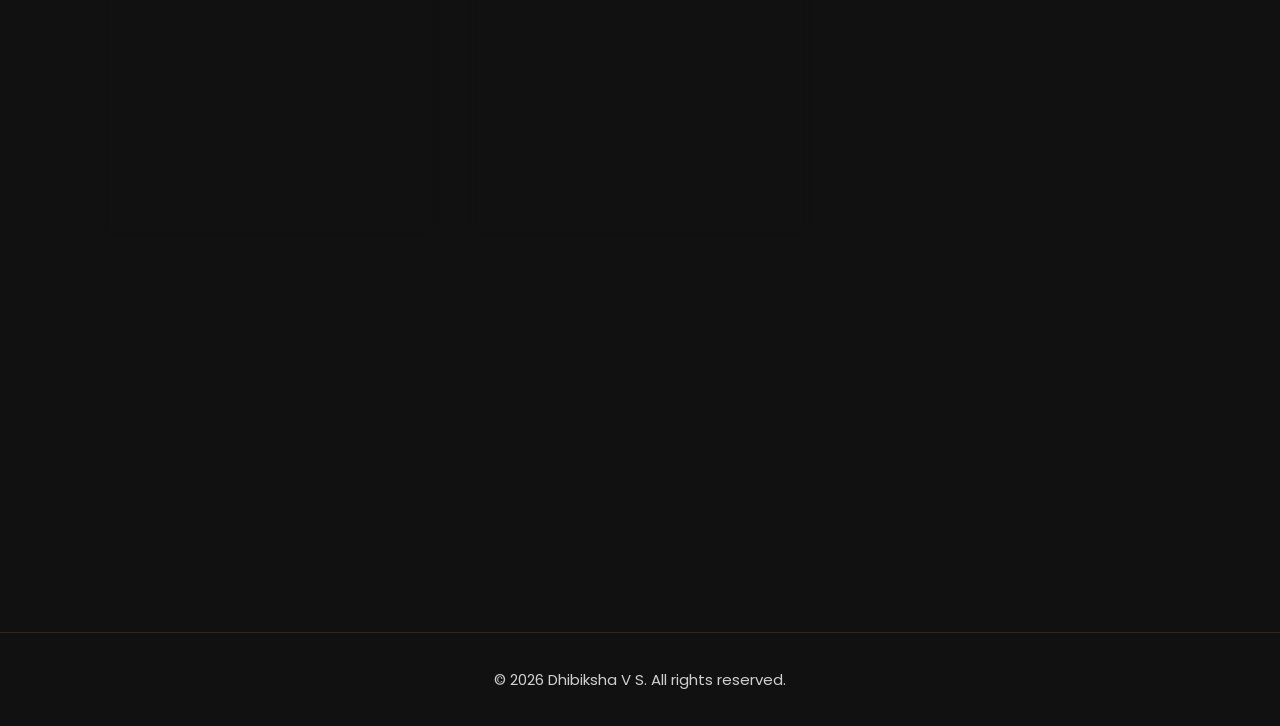
<file: certificates.html>
<!DOCTYPE html>
<html lang="en">

<head>
    <meta charset="UTF-8">
    <meta name="viewport" content="width=device-width, initial-scale=1.0">
    <title>Certificates | Dhibiksha V S</title>

    <!-- CSS -->
    <link rel="stylesheet" href="style.css">

    <!-- Google Font -->
    <link href="https://fonts.googleapis.com/css2?family=Poppins:wght@300;400;500;600;700&display=swap" rel="stylesheet">

    <link rel="icon" type="image/png" href="images/image.png">
</head>

<body>

    <!-- Navbar -->
    <nav class="navbar">
        <div class="logo">
            <a href="index.html#home" class="logo-link">D.</a>
        </div>

        <div class="menu-toggle">
            ☰
        </div>

        <ul class="nav-links">
            <li><a href="index.html#home">Home</a></li>
            <li><a href="about.html">About</a></li>
            <li><a href="index.html#skills">Skills</a></li>
            <li><a href="experience.html">Experience</a></li>
            <li><a href="projects.html">Projects</a></li>
            <li><a href="certificates.html" class="active">Certificates</a></li>
            <li><a href="index.html#contact">Contact</a></li>
        </ul>
    </nav>

    <!-- Certificates Hero Header -->
    <header class="certificates-hero">
        <p class="section-tag">VERIFIED CREDENTIALS</p>
        <h1>Certifications & Credentials</h1>
        <p class="hero-subtitle">
            Documented technical internships, practical industry training, and verified milestones.
        </p>
    </header>

    <!-- Main Certificates Content -->
    <main class="certificates-main">

        <div class="certificates-grid">

            <!-- 01: Thiranex -->
            <div class="certificate-card">
                <div class="cert-card-header">
                    <div class="company-logo-badge" title="Thiranex">
                        <img src="images/companies/thiranex.png" alt="Thiranex Logo" class="company-logo-img">
                    </div>
                    <span class="exp-status-badge badge-completed">
                        <span class="status-dot"></span> Verified
                    </span>
                </div>

                <div class="cert-body">
                    <h3 class="cert-title">Data Analytics Virtual Internship</h3>
                    <p class="cert-org">Thiranex</p>

                    <div class="cert-meta">
                        <span class="cert-meta-item">
                            <svg viewBox="0 0 24 24" fill="none" stroke="currentColor" stroke-width="2" stroke-linecap="round" stroke-linejoin="round">
                                <rect x="3" y="4" width="18" height="18" rx="2" ry="2"></rect>
                                <line x1="16" y1="2" x2="16" y2="6"></line>
                                <line x1="8" y1="2" x2="8" y2="6"></line>
                                <line x1="3" y1="10" x2="21" y2="10"></line>
                            </svg>
                            Verified Issue: July 2026
                        </span>
                        <span class="cert-meta-item">
                            <svg viewBox="0 0 24 24" fill="none" stroke="currentColor" stroke-width="2" stroke-linecap="round" stroke-linejoin="round">
                                <circle cx="12" cy="12" r="10"></circle>
                                <polyline points="12 6 12 12 16 14"></polyline>
                            </svg>
                            June 2026 – July 2026
                        </span>
                    </div>

                    <div class="exp-tags cert-tags">
                        <span class="exp-tag">Microsoft Power BI</span>
                        <span class="exp-tag">Data Analytics</span>
                        <span class="exp-tag">Data Cleaning</span>
                        <span class="exp-tag">Data Visualization</span>
                    </div>
                </div>

                <!-- Document slot: Real certificate image attachment -->
                <div class="cert-doc-slot">
                    <div class="cert-preview-frame">
                        <a href="certificate/thiranex.png" target="_blank" rel="noopener noreferrer" class="cert-preview-link" title="Open Thiranex certificate in new tab">
                            <img src="certificate/thiranex.png" alt="Thiranex Data Analytics Certificate Preview" class="cert-preview-img" loading="lazy">
                            <div class="cert-preview-overlay">
                                <span class="cert-preview-hint">
                                    <svg viewBox="0 0 24 24" fill="none" stroke="currentColor" stroke-width="2" stroke-linecap="round" stroke-linejoin="round">
                                        <circle cx="11" cy="11" r="8"></circle>
                                        <line x1="21" y1="21" x2="16.65" y2="16.65"></line>
                                        <line x1="11" y1="8" x2="11" y2="14"></line>
                                        <line x1="8" y1="11" x2="14" y2="11"></line>
                                    </svg>
                                    Preview Certificate
                                </span>
                            </div>
                        </a>
                    </div>
                    <div class="cert-action-row">
                        <a href="certificate/thiranex.png" target="_blank" rel="noopener noreferrer" class="cert-view-btn">
                            <svg viewBox="0 0 24 24" fill="none" stroke="currentColor" stroke-width="2" stroke-linecap="round" stroke-linejoin="round">
                                <path d="M1 12s4-8 11-8 11 8 11 8-4 8-11 8-11-8-11-8z"></path>
                                <circle cx="12" cy="12" r="3"></circle>
                            </svg>
                            <span>View Certificate</span>
                            <svg viewBox="0 0 24 24" fill="none" stroke="currentColor" stroke-width="2" stroke-linecap="round" stroke-linejoin="round" class="external-icon">
                                <path d="M18 13v6a2 2 0 0 1-2 2H5a2 2 0 0 1-2-2V8a2 2 0 0 1 2-2h6"></path>
                                <polyline points="15 3 21 3 21 9"></polyline>
                                <line x1="10" y1="14" x2="21" y2="3"></line>
                            </svg>
                        </a>
                    </div>
                </div>
            </div>

            <!-- 02: Prodigy InfoTech -->
            <div class="certificate-card">
                <div class="cert-card-header">
                    <div class="company-logo-badge" title="Prodigy InfoTech">
                        <img src="images/companies/prodigy.svg" alt="Prodigy InfoTech Logo" class="company-logo-img">
                    </div>
                    <span class="exp-status-badge badge-completed">
                        <span class="status-dot"></span> Verified
                    </span>
                </div>

                <div class="cert-body">
                    <h3 class="cert-title">Web Development Internship</h3>
                    <p class="cert-org">Prodigy InfoTech</p>

                    <div class="cert-meta">
                        <span class="cert-meta-item">
                            <svg viewBox="0 0 24 24" fill="none" stroke="currentColor" stroke-width="2" stroke-linecap="round" stroke-linejoin="round">
                                <rect x="3" y="4" width="18" height="18" rx="2" ry="2"></rect>
                                <line x1="16" y1="2" x2="16" y2="6"></line>
                                <line x1="8" y1="2" x2="8" y2="6"></line>
                                <line x1="3" y1="10" x2="21" y2="10"></line>
                            </svg>
                            Verified Issue: June 2026
                        </span>
                        <span class="cert-meta-item">
                            <svg viewBox="0 0 24 24" fill="none" stroke="currentColor" stroke-width="2" stroke-linecap="round" stroke-linejoin="round">
                                <circle cx="12" cy="12" r="10"></circle>
                                <polyline points="12 6 12 12 16 14"></polyline>
                            </svg>
                            May 2026 – June 2026
                        </span>
                    </div>

                    <div class="exp-tags cert-tags">
                        <span class="exp-tag">HTML5</span>
                        <span class="exp-tag">CSS3</span>
                        <span class="exp-tag">JavaScript</span>
                        <span class="exp-tag">Responsive Design</span>
                    </div>
                </div>

                <!-- Document slot: Real certificate image attachment -->
                <div class="cert-doc-slot">
                    <div class="cert-preview-frame">
                        <a href="certificate/prodigy.png" target="_blank" rel="noopener noreferrer" class="cert-preview-link" title="Open Prodigy InfoTech certificate in new tab">
                            <img src="certificate/prodigy.png" alt="Prodigy InfoTech Web Development Certificate Preview" class="cert-preview-img" loading="lazy">
                            <div class="cert-preview-overlay">
                                <span class="cert-preview-hint">
                                    <svg viewBox="0 0 24 24" fill="none" stroke="currentColor" stroke-width="2" stroke-linecap="round" stroke-linejoin="round">
                                        <circle cx="11" cy="11" r="8"></circle>
                                        <line x1="21" y1="21" x2="16.65" y2="16.65"></line>
                                        <line x1="11" y1="8" x2="11" y2="14"></line>
                                        <line x1="8" y1="11" x2="14" y2="11"></line>
                                    </svg>
                                    Preview Certificate
                                </span>
                            </div>
                        </a>
                    </div>
                    <div class="cert-action-row">
                        <a href="certificate/prodigy.png" target="_blank" rel="noopener noreferrer" class="cert-view-btn">
                            <svg viewBox="0 0 24 24" fill="none" stroke="currentColor" stroke-width="2" stroke-linecap="round" stroke-linejoin="round">
                                <path d="M1 12s4-8 11-8 11 8 11 8-4 8-11 8-11-8-11-8z"></path>
                                <circle cx="12" cy="12" r="3"></circle>
                            </svg>
                            <span>View Certificate</span>
                            <svg viewBox="0 0 24 24" fill="none" stroke="currentColor" stroke-width="2" stroke-linecap="round" stroke-linejoin="round" class="external-icon">
                                <path d="M18 13v6a2 2 0 0 1-2 2H5a2 2 0 0 1-2-2V8a2 2 0 0 1 2-2h6"></path>
                                <polyline points="15 3 21 3 21 9"></polyline>
                                <line x1="10" y1="14" x2="21" y2="3"></line>
                            </svg>
                        </a>
                    </div>
                </div>
            </div>

            <!-- 03: Ascentz Technologies -->
            <div class="certificate-card">
                <div class="cert-card-header">
                    <div class="company-logo-badge" title="Ascentz Technologies">
                        <img src="images/companies/ascentz.png" alt="Ascentz Technologies Logo" class="company-logo-img">
                    </div>
                    <span class="exp-status-badge badge-completed">
                        <span class="status-dot"></span> Verified
                    </span>
                </div>

                <div class="cert-body">
                    <h3 class="cert-title">Full Stack Development Training</h3>
                    <p class="cert-org">Ascentz Technologies</p>

                    <div class="cert-meta">
                        <span class="cert-meta-item">
                            <svg viewBox="0 0 24 24" fill="none" stroke="currentColor" stroke-width="2" stroke-linecap="round" stroke-linejoin="round">
                                <rect x="3" y="4" width="18" height="18" rx="2" ry="2"></rect>
                                <line x1="16" y1="2" x2="16" y2="6"></line>
                                <line x1="8" y1="2" x2="8" y2="6"></line>
                                <line x1="3" y1="10" x2="21" y2="10"></line>
                            </svg>
                            Verified Issue: May 2026
                        </span>
                        <span class="cert-meta-item">
                            <svg viewBox="0 0 24 24" fill="none" stroke="currentColor" stroke-width="2" stroke-linecap="round" stroke-linejoin="round">
                                <circle cx="12" cy="12" r="10"></circle>
                                <polyline points="12 6 12 12 16 14"></polyline>
                            </svg>
                            May 2026
                        </span>
                    </div>

                    <div class="exp-tags cert-tags">
                        <span class="exp-tag">Full Stack Development</span>
                        <span class="exp-tag">Frontend Architecture</span>
                        <span class="exp-tag">Backend Services</span>
                        <span class="exp-tag">Web APIs</span>
                    </div>
                </div>

                <!-- Document slot: Real certificate image attachment -->
                <div class="cert-doc-slot">
                    <div class="cert-preview-frame">
                        <a href="certificate/ascentz.jpeg" target="_blank" rel="noopener noreferrer" class="cert-preview-link" title="Open Ascentz Technologies certificate in new tab">
                            <img src="certificate/ascentz.jpeg" alt="Ascentz Technologies Full Stack Development Certificate Preview" class="cert-preview-img" loading="lazy">
                            <div class="cert-preview-overlay">
                                <span class="cert-preview-hint">
                                    <svg viewBox="0 0 24 24" fill="none" stroke="currentColor" stroke-width="2" stroke-linecap="round" stroke-linejoin="round">
                                        <circle cx="11" cy="11" r="8"></circle>
                                        <line x1="21" y1="21" x2="16.65" y2="16.65"></line>
                                        <line x1="11" y1="8" x2="11" y2="14"></line>
                                        <line x1="8" y1="11" x2="14" y2="11"></line>
                                    </svg>
                                    Preview Certificate
                                </span>
                            </div>
                        </a>
                    </div>
                    <div class="cert-action-row">
                        <a href="certificate/ascentz.jpeg" target="_blank" rel="noopener noreferrer" class="cert-view-btn">
                            <svg viewBox="0 0 24 24" fill="none" stroke="currentColor" stroke-width="2" stroke-linecap="round" stroke-linejoin="round">
                                <path d="M1 12s4-8 11-8 11 8 11 8-4 8-11 8-11-8-11-8z"></path>
                                <circle cx="12" cy="12" r="3"></circle>
                            </svg>
                            <span>View Certificate</span>
                            <svg viewBox="0 0 24 24" fill="none" stroke="currentColor" stroke-width="2" stroke-linecap="round" stroke-linejoin="round" class="external-icon">
                                <path d="M18 13v6a2 2 0 0 1-2 2H5a2 2 0 0 1-2-2V8a2 2 0 0 1 2-2h6"></path>
                                <polyline points="15 3 21 3 21 9"></polyline>
                                <line x1="10" y1="14" x2="21" y2="3"></line>
                            </svg>
                        </a>
                    </div>
                </div>
            </div>

            <!-- 04: Oasis Infobyte -->
            <div class="certificate-card">
                <div class="cert-card-header">
                    <div class="company-logo-badge badge-oasis" title="Oasis Infobyte">
                        <img src="images/companies/oasis.png" alt="Oasis Infobyte Logo" class="company-logo-img">
                    </div>
                    <span class="exp-status-badge badge-completed">
                        <span class="status-dot"></span> Verified
                    </span>
                </div>

                <div class="cert-body">
                    <h3 class="cert-title">Data Analytics Virtual Internship</h3>
                    <p class="cert-org">Oasis Infobyte</p>

                    <div class="cert-meta">
                        <span class="cert-meta-item">
                            <svg viewBox="0 0 24 24" fill="none" stroke="currentColor" stroke-width="2" stroke-linecap="round" stroke-linejoin="round">
                                <rect x="3" y="4" width="18" height="18" rx="2" ry="2"></rect>
                                <line x1="16" y1="2" x2="16" y2="6"></line>
                                <line x1="8" y1="2" x2="8" y2="6"></line>
                                <line x1="3" y1="10" x2="21" y2="10"></line>
                            </svg>
                            Verified Issue: September 2026
                        </span>
                        <span class="cert-meta-item">
                            <svg viewBox="0 0 24 24" fill="none" stroke="currentColor" stroke-width="2" stroke-linecap="round" stroke-linejoin="round">
                                <circle cx="12" cy="12" r="10"></circle>
                                <polyline points="12 6 12 12 16 14"></polyline>
                            </svg>
                            August 2026 – September 2026
                        </span>
                    </div>

                    <div class="exp-tags cert-tags">
                        <span class="exp-tag">Data Analytics</span>
                        <span class="exp-tag">Exploratory Data Analysis</span>
                        <span class="exp-tag">Data Preprocessing</span>
                        <span class="exp-tag">Reporting</span>
                    </div>
                </div>

                <!-- Document slot: Real certificate PDF attachment with first-page preview -->
                <div class="cert-doc-slot">
                    <div class="cert-preview-frame">
                        <a href="certificate/(Oasis)%20Completion%20Certificate%20-%20Dhibiksha.V.S.pdf" target="_blank" rel="noopener noreferrer" class="cert-preview-link" title="Open Oasis Infobyte certificate PDF in new tab">
                            <img src="certificate/oasis-preview.png" alt="Oasis Infobyte Data Analytics Certificate Preview" class="cert-preview-img" loading="lazy">
                            <div class="cert-preview-overlay">
                                <span class="cert-preview-hint">
                                    <svg viewBox="0 0 24 24" fill="none" stroke="currentColor" stroke-width="2" stroke-linecap="round" stroke-linejoin="round">
                                        <path d="M14 2H6a2 2 0 0 0-2 2v16a2 2 0 0 0 2 2h12a2 2 0 0 0 2-2V8z"></path>
                                        <polyline points="14 2 14 8 20 8"></polyline>
                                        <line x1="16" y1="13" x2="8" y2="13"></line>
                                        <line x1="16" y1="17" x2="8" y2="17"></line>
                                    </svg>
                                    Open PDF Certificate
                                </span>
                            </div>
                            <span class="cert-pdf-badge-floating">PDF</span>
                        </a>
                    </div>
                    <div class="cert-action-row">
                        <a href="certificate/(Oasis)%20Completion%20Certificate%20-%20Dhibiksha.V.S.pdf" target="_blank" rel="noopener noreferrer" class="cert-view-btn">
                            <svg viewBox="0 0 24 24" fill="none" stroke="currentColor" stroke-width="2" stroke-linecap="round" stroke-linejoin="round">
                                <path d="M14 2H6a2 2 0 0 0-2 2v16a2 2 0 0 0 2 2h12a2 2 0 0 0 2-2V8z"></path>
                                <polyline points="14 2 14 8 20 8"></polyline>
                            </svg>
                            <span>View Certificate</span>
                            <svg viewBox="0 0 24 24" fill="none" stroke="currentColor" stroke-width="2" stroke-linecap="round" stroke-linejoin="round" class="external-icon">
                                <path d="M18 13v6a2 2 0 0 1-2 2H5a2 2 0 0 1-2-2V8a2 2 0 0 1 2-2h6"></path>
                                <polyline points="15 3 21 3 21 9"></polyline>
                                <line x1="10" y1="14" x2="21" y2="3"></line>
                            </svg>
                        </a>
                    </div>
                </div>
            </div>

            <!-- 05: CodeAlpha -->
            <div class="certificate-card">
                <div class="cert-card-header">
                    <div class="company-logo-badge" title="CodeAlpha">
                        <img src="images/companies/codealpha.png" alt="CodeAlpha Logo" class="company-logo-img">
                    </div>
                    <span class="exp-status-badge badge-completed">
                        <span class="status-dot"></span> Verified
                    </span>
                </div>

                <div class="cert-body">
                    <h3 class="cert-title">Cloud Computing & Data Analytics Internship</h3>
                    <p class="cert-org">CodeAlpha</p>

                    <div class="cert-meta">
                        <span class="cert-meta-item">
                            <svg viewBox="0 0 24 24" fill="none" stroke="currentColor" stroke-width="2" stroke-linecap="round" stroke-linejoin="round">
                                <rect x="3" y="4" width="18" height="18" rx="2" ry="2"></rect>
                                <line x1="16" y1="2" x2="16" y2="6"></line>
                                <line x1="8" y1="2" x2="8" y2="6"></line>
                                <line x1="3" y1="10" x2="21" y2="10"></line>
                            </svg>
                            Verified Issue: September 2026
                        </span>
                        <span class="cert-meta-item">
                            <svg viewBox="0 0 24 24" fill="none" stroke="currentColor" stroke-width="2" stroke-linecap="round" stroke-linejoin="round">
                                <circle cx="12" cy="12" r="10"></circle>
                                <polyline points="12 6 12 12 16 14"></polyline>
                            </svg>
                            September 2026
                        </span>
                    </div>

                    <div class="exp-tags cert-tags">
                        <span class="exp-tag">Cloud Computing</span>
                        <span class="exp-tag">Data Deduplication</span>
                        <span class="exp-tag">Python</span>
                        <span class="exp-tag">Storage Optimization</span>
                    </div>
                </div>

                <!-- Document slot: Real certificate PDF attachment with first-page preview -->
                <div class="cert-doc-slot">
                    <div class="cert-preview-frame">
                        <a href="certificate/CodeAlpha(Certificate)Cloud.pdf" target="_blank" rel="noopener noreferrer" class="cert-preview-link" title="Open CodeAlpha certificate PDF in new tab">
                            <img src="certificate/codealpha-preview.png" alt="CodeAlpha Cloud Computing Certificate Preview" class="cert-preview-img" loading="lazy">
                            <div class="cert-preview-overlay">
                                <span class="cert-preview-hint">
                                    <svg viewBox="0 0 24 24" fill="none" stroke="currentColor" stroke-width="2" stroke-linecap="round" stroke-linejoin="round">
                                        <path d="M14 2H6a2 2 0 0 0-2 2v16a2 2 0 0 0 2 2h12a2 2 0 0 0 2-2V8z"></path>
                                        <polyline points="14 2 14 8 20 8"></polyline>
                                        <line x1="16" y1="13" x2="8" y2="13"></line>
                                        <line x1="16" y1="17" x2="8" y2="17"></line>
                                    </svg>
                                    Open PDF Certificate
                                </span>
                            </div>
                            <span class="cert-pdf-badge-floating">PDF</span>
                        </a>
                    </div>
                    <div class="cert-action-row">
                        <a href="certificate/CodeAlpha(Certificate)Cloud.pdf" target="_blank" rel="noopener noreferrer" class="cert-view-btn">
                            <svg viewBox="0 0 24 24" fill="none" stroke="currentColor" stroke-width="2" stroke-linecap="round" stroke-linejoin="round">
                                <path d="M14 2H6a2 2 0 0 0-2 2v16a2 2 0 0 0 2 2h12a2 2 0 0 0 2-2V8z"></path>
                                <polyline points="14 2 14 8 20 8"></polyline>
                            </svg>
                            <span>View Certificate</span>
                            <svg viewBox="0 0 24 24" fill="none" stroke="currentColor" stroke-width="2" stroke-linecap="round" stroke-linejoin="round" class="external-icon">
                                <path d="M18 13v6a2 2 0 0 1-2 2H5a2 2 0 0 1-2-2V8a2 2 0 0 1 2-2h6"></path>
                                <polyline points="15 3 21 3 21 9"></polyline>
                                <line x1="10" y1="14" x2="21" y2="3"></line>
                            </svg>
                        </a>
                    </div>
                </div>
            </div>

        </div>

    </main>

    <!-- Certificates CTA -->
    <section class="certificates-cta">
        <h2>Interested in my background and work?</h2>
        <p>I'm always open to discussing new opportunities, internship roles, and exciting projects.</p>
        <div class="cta-buttons">
            <a href="projects.html" class="primary-btn">View My Projects &rarr;</a>
            <a href="index.html#contact" class="secondary-btn">Get In Touch</a>
        </div>
    </section>

    <!-- Footer -->
    <footer class="footer">
        <div class="footer-bottom">
            <p>&copy; 2026 Dhibiksha V S. All rights reserved.</p>
        </div>
    </footer>

    <!-- JavaScript -->
    <script src="script.js"></script>

</body>

</html>
</file>
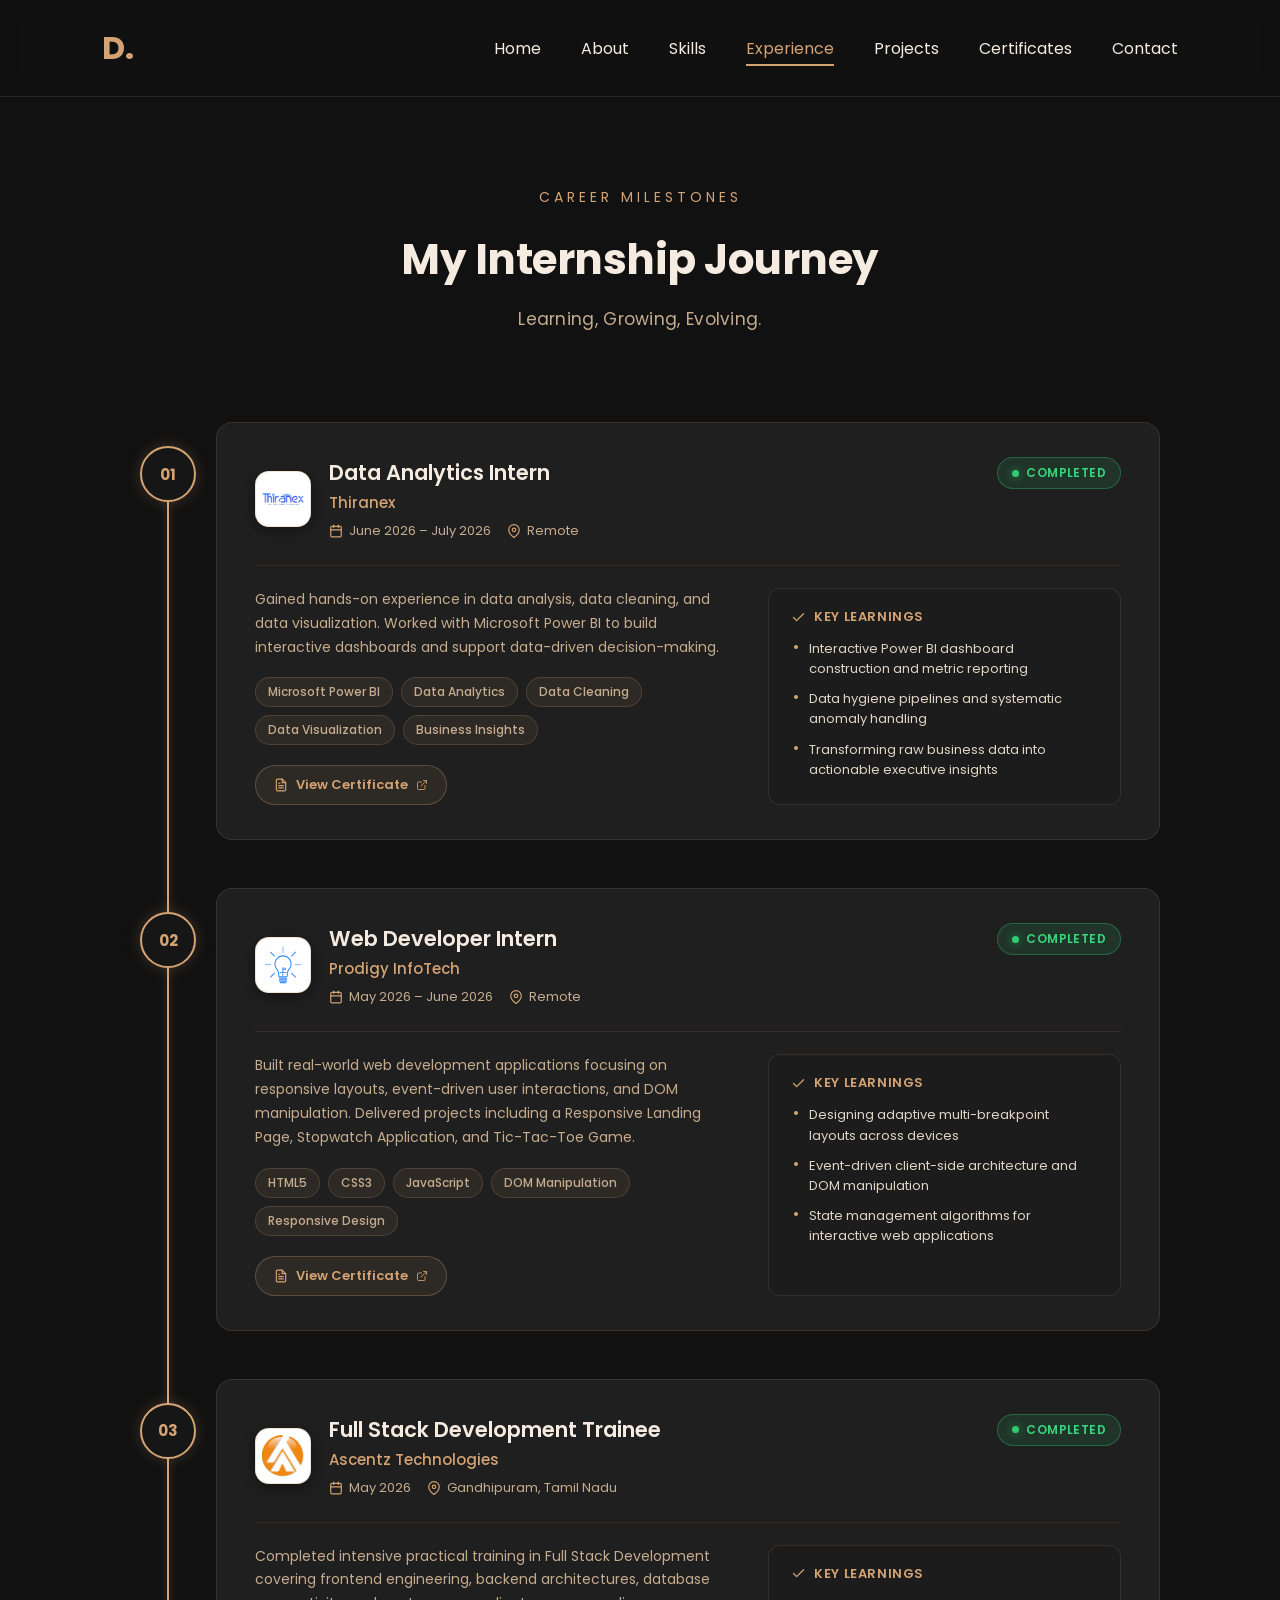
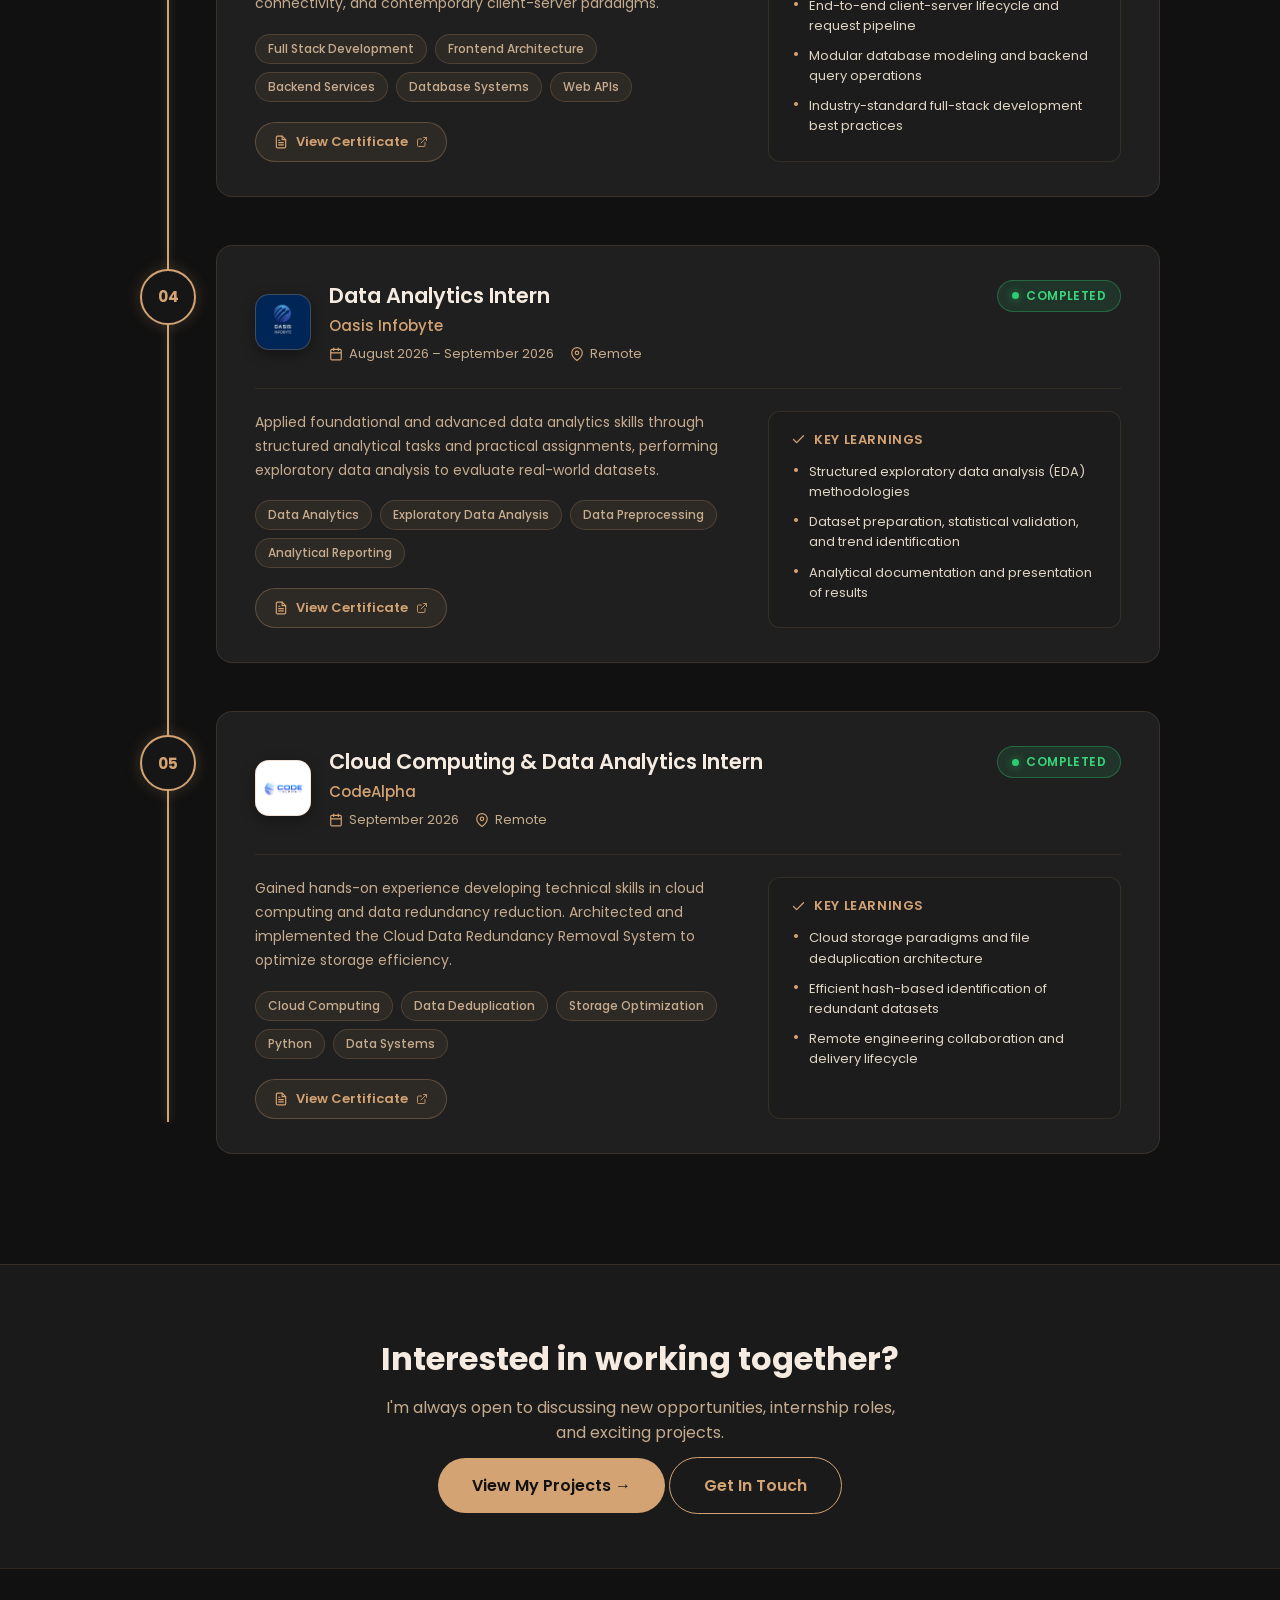
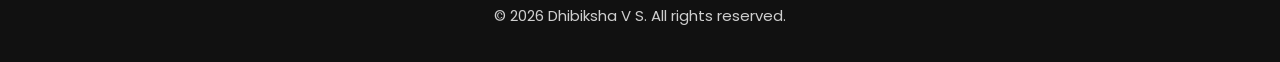
<file: experience.html>
<!DOCTYPE html>
<html lang="en">

<head>
    <meta charset="UTF-8">
    <meta name="viewport" content="width=device-width, initial-scale=1.0">
    <title>Experience | Dhibiksha V S</title>

    <!-- CSS -->
    <link rel="stylesheet" href="style.css">

    <!-- Google Font -->
    <link href="https://fonts.googleapis.com/css2?family=Poppins:wght@300;400;500;600;700&display=swap" rel="stylesheet">

    <link rel="icon" type="image/png" href="images/image.png">
</head>

<body>

    <!-- Navbar -->
    <nav class="navbar">
        <div class="logo">
            <a href="index.html#home" class="logo-link">D.</a>
        </div>

        <div class="menu-toggle">
            ☰
        </div>

        <ul class="nav-links">
            <li><a href="index.html#home">Home</a></li>
            <li><a href="about.html">About</a></li>
            <li><a href="index.html#skills">Skills</a></li>
            <li><a href="experience.html" class="active">Experience</a></li>
            <li><a href="projects.html">Projects</a></li>
            <li><a href="certificates.html">Certificates</a></li>
            <li><a href="index.html#contact">Contact</a></li>
        </ul>
    </nav>

    <!-- Experience Header / Hero -->
    <header class="experience-hero">
        <p class="section-tag">CAREER MILESTONES</p>
        <h1>My Internship Journey</h1>
        <p class="hero-subtitle">
            Learning, Growing, Evolving.
        </p>
    </header>

    <!-- Main Experience Content -->
    <main class="experience-main">

        <div class="timeline">

            <!-- 01: Thiranex -->
            <div class="timeline-item">
                <div class="timeline-marker">01</div>
                <div class="experience-card">
                    <div class="exp-card-header">
                        <div class="exp-header-left">
                            <div class="company-logo-badge" title="Thiranex">
                                <img src="images/companies/thiranex.png" alt="Thiranex Logo" class="company-logo-img">
                            </div>
                            <div class="exp-header-info">
                                <h3 class="exp-role">Data Analytics Intern</h3>
                                <span class="exp-company">Thiranex</span>
                                <div class="exp-meta">
                                    <span class="exp-meta-item">
                                        <svg viewBox="0 0 24 24" fill="none" stroke="currentColor" stroke-width="2" stroke-linecap="round" stroke-linejoin="round">
                                            <rect x="3" y="4" width="18" height="18" rx="2" ry="2"></rect>
                                            <line x1="16" y1="2" x2="16" y2="6"></line>
                                            <line x1="8" y1="2" x2="8" y2="6"></line>
                                            <line x1="3" y1="10" x2="21" y2="10"></line>
                                        </svg>
                                        June 2026 – July 2026
                                    </span>
                                    <span class="exp-meta-item">
                                        <svg viewBox="0 0 24 24" fill="none" stroke="currentColor" stroke-width="2" stroke-linecap="round" stroke-linejoin="round">
                                            <path d="M21 10c0 7-9 13-9 13s-9-6-9-13a9 9 0 0 1 18 0z"></path>
                                            <circle cx="12" cy="10" r="3"></circle>
                                        </svg>
                                        Remote
                                    </span>
                                </div>
                            </div>
                        </div>
                        <span class="exp-status-badge badge-completed">
                            <span class="status-dot"></span> Completed
                        </span>
                    </div>

                    <div class="exp-content-grid">
                        <div class="exp-main-col">
                            <p class="exp-desc">
                                Gained hands-on experience in data analysis, data cleaning, and data visualization. Worked with Microsoft Power BI to build interactive dashboards and support data-driven decision-making.
                            </p>
                            <div class="exp-tags">
                                <span class="exp-tag">Microsoft Power BI</span>
                                <span class="exp-tag">Data Analytics</span>
                                <span class="exp-tag">Data Cleaning</span>
                                <span class="exp-tag">Data Visualization</span>
                                <span class="exp-tag">Business Insights</span>
                            </div>
                            <div class="exp-actions">
                                <a href="certificate/thiranex.png" target="_blank" rel="noopener noreferrer" class="exp-cert-btn">
                                    <svg viewBox="0 0 24 24" fill="none" stroke="currentColor" stroke-width="2" stroke-linecap="round" stroke-linejoin="round">
                                        <path d="M14 2H6a2 2 0 0 0-2 2v16a2 2 0 0 0 2 2h12a2 2 0 0 0 2-2V8z"></path>
                                        <polyline points="14 2 14 8 20 8"></polyline>
                                        <line x1="16" y1="13" x2="8" y2="13"></line>
                                        <line x1="16" y1="17" x2="8" y2="17"></line>
                                        <polyline points="10 9 9 9 8 9"></polyline>
                                    </svg>
                                    <span>View Certificate</span>
                                    <svg viewBox="0 0 24 24" fill="none" stroke="currentColor" stroke-width="2" stroke-linecap="round" stroke-linejoin="round" class="external-icon">
                                        <path d="M18 13v6a2 2 0 0 1-2 2H5a2 2 0 0 1-2-2V8a2 2 0 0 1 2-2h6"></path>
                                        <polyline points="15 3 21 3 21 9"></polyline>
                                        <line x1="10" y1="14" x2="21" y2="3"></line>
                                    </svg>
                                </a>
                            </div>
                        </div>
                        <div class="exp-learnings-col">
                            <h4 class="learnings-title">
                                <svg viewBox="0 0 24 24" fill="none" stroke="currentColor" stroke-width="2" stroke-linecap="round" stroke-linejoin="round">
                                    <polyline points="20 6 9 17 4 12"></polyline>
                                </svg>
                                Key Learnings
                            </h4>
                            <ul class="learnings-list">
                                <li>Interactive Power BI dashboard construction and metric reporting</li>
                                <li>Data hygiene pipelines and systematic anomaly handling</li>
                                <li>Transforming raw business data into actionable executive insights</li>
                            </ul>
                        </div>
                    </div>
                </div>
            </div>

            <!-- 02: Prodigy InfoTech -->
            <div class="timeline-item">
                <div class="timeline-marker">02</div>
                <div class="experience-card">
                    <div class="exp-card-header">
                        <div class="exp-header-left">
                            <div class="company-logo-badge" title="Prodigy InfoTech">
                                <img src="images/companies/prodigy.svg" alt="Prodigy InfoTech Logo" class="company-logo-img">
                            </div>
                            <div class="exp-header-info">
                                <h3 class="exp-role">Web Developer Intern</h3>
                                <span class="exp-company">Prodigy InfoTech</span>
                                <div class="exp-meta">
                                    <span class="exp-meta-item">
                                        <svg viewBox="0 0 24 24" fill="none" stroke="currentColor" stroke-width="2" stroke-linecap="round" stroke-linejoin="round">
                                            <rect x="3" y="4" width="18" height="18" rx="2" ry="2"></rect>
                                            <line x1="16" y1="2" x2="16" y2="6"></line>
                                            <line x1="8" y1="2" x2="8" y2="6"></line>
                                            <line x1="3" y1="10" x2="21" y2="10"></line>
                                        </svg>
                                        May 2026 – June 2026
                                    </span>
                                    <span class="exp-meta-item">
                                        <svg viewBox="0 0 24 24" fill="none" stroke="currentColor" stroke-width="2" stroke-linecap="round" stroke-linejoin="round">
                                            <path d="M21 10c0 7-9 13-9 13s-9-6-9-13a9 9 0 0 1 18 0z"></path>
                                            <circle cx="12" cy="10" r="3"></circle>
                                        </svg>
                                        Remote
                                    </span>
                                </div>
                            </div>
                        </div>
                        <span class="exp-status-badge badge-completed">
                            <span class="status-dot"></span> Completed
                        </span>
                    </div>

                    <div class="exp-content-grid">
                        <div class="exp-main-col">
                            <p class="exp-desc">
                                Built real-world web development applications focusing on responsive layouts, event-driven user interactions, and DOM manipulation. Delivered projects including a Responsive Landing Page, Stopwatch Application, and Tic-Tac-Toe Game.
                            </p>
                            <div class="exp-tags">
                                <span class="exp-tag">HTML5</span>
                                <span class="exp-tag">CSS3</span>
                                <span class="exp-tag">JavaScript</span>
                                <span class="exp-tag">DOM Manipulation</span>
                                <span class="exp-tag">Responsive Design</span>
                            </div>
                            <div class="exp-actions">
                                <a href="certificate/prodigy.png" target="_blank" rel="noopener noreferrer" class="exp-cert-btn">
                                    <svg viewBox="0 0 24 24" fill="none" stroke="currentColor" stroke-width="2" stroke-linecap="round" stroke-linejoin="round">
                                        <path d="M14 2H6a2 2 0 0 0-2 2v16a2 2 0 0 0 2 2h12a2 2 0 0 0 2-2V8z"></path>
                                        <polyline points="14 2 14 8 20 8"></polyline>
                                        <line x1="16" y1="13" x2="8" y2="13"></line>
                                        <line x1="16" y1="17" x2="8" y2="17"></line>
                                        <polyline points="10 9 9 9 8 9"></polyline>
                                    </svg>
                                    <span>View Certificate</span>
                                    <svg viewBox="0 0 24 24" fill="none" stroke="currentColor" stroke-width="2" stroke-linecap="round" stroke-linejoin="round" class="external-icon">
                                        <path d="M18 13v6a2 2 0 0 1-2 2H5a2 2 0 0 1-2-2V8a2 2 0 0 1 2-2h6"></path>
                                        <polyline points="15 3 21 3 21 9"></polyline>
                                        <line x1="10" y1="14" x2="21" y2="3"></line>
                                    </svg>
                                </a>
                            </div>
                        </div>
                        <div class="exp-learnings-col">
                            <h4 class="learnings-title">
                                <svg viewBox="0 0 24 24" fill="none" stroke="currentColor" stroke-width="2" stroke-linecap="round" stroke-linejoin="round">
                                    <polyline points="20 6 9 17 4 12"></polyline>
                                </svg>
                                Key Learnings
                            </h4>
                            <ul class="learnings-list">
                                <li>Designing adaptive multi-breakpoint layouts across devices</li>
                                <li>Event-driven client-side architecture and DOM manipulation</li>
                                <li>State management algorithms for interactive web applications</li>
                            </ul>
                        </div>
                    </div>
                </div>
            </div>

            <!-- 03: Ascentz Technologies -->
            <div class="timeline-item">
                <div class="timeline-marker">03</div>
                <div class="experience-card">
                    <div class="exp-card-header">
                        <div class="exp-header-left">
                            <div class="company-logo-badge" title="Ascentz Technologies">
                                <img src="images/companies/ascentz.png" alt="Ascentz Technologies Logo" class="company-logo-img">
                            </div>
                            <div class="exp-header-info">
                                <h3 class="exp-role">Full Stack Development Trainee</h3>
                                <span class="exp-company">Ascentz Technologies</span>
                                <div class="exp-meta">
                                    <span class="exp-meta-item">
                                        <svg viewBox="0 0 24 24" fill="none" stroke="currentColor" stroke-width="2" stroke-linecap="round" stroke-linejoin="round">
                                            <rect x="3" y="4" width="18" height="18" rx="2" ry="2"></rect>
                                            <line x1="16" y1="2" x2="16" y2="6"></line>
                                            <line x1="8" y1="2" x2="8" y2="6"></line>
                                            <line x1="3" y1="10" x2="21" y2="10"></line>
                                        </svg>
                                        May 2026
                                    </span>
                                    <span class="exp-meta-item">
                                        <svg viewBox="0 0 24 24" fill="none" stroke="currentColor" stroke-width="2" stroke-linecap="round" stroke-linejoin="round">
                                            <path d="M21 10c0 7-9 13-9 13s-9-6-9-13a9 9 0 0 1 18 0z"></path>
                                            <circle cx="12" cy="10" r="3"></circle>
                                        </svg>
                                        Gandhipuram, Tamil Nadu
                                    </span>
                                </div>
                            </div>
                        </div>
                        <span class="exp-status-badge badge-completed">
                            <span class="status-dot"></span> Completed
                        </span>
                    </div>

                    <div class="exp-content-grid">
                        <div class="exp-main-col">
                            <p class="exp-desc">
                                Completed intensive practical training in Full Stack Development covering frontend engineering, backend architectures, database connectivity, and contemporary client-server paradigms.
                            </p>
                            <div class="exp-tags">
                                <span class="exp-tag">Full Stack Development</span>
                                <span class="exp-tag">Frontend Architecture</span>
                                <span class="exp-tag">Backend Services</span>
                                <span class="exp-tag">Database Systems</span>
                                <span class="exp-tag">Web APIs</span>
                            </div>
                            <div class="exp-actions">
                                <a href="certificate/ascentz.jpeg" target="_blank" rel="noopener noreferrer" class="exp-cert-btn">
                                    <svg viewBox="0 0 24 24" fill="none" stroke="currentColor" stroke-width="2" stroke-linecap="round" stroke-linejoin="round">
                                        <path d="M14 2H6a2 2 0 0 0-2 2v16a2 2 0 0 0 2 2h12a2 2 0 0 0 2-2V8z"></path>
                                        <polyline points="14 2 14 8 20 8"></polyline>
                                        <line x1="16" y1="13" x2="8" y2="13"></line>
                                        <line x1="16" y1="17" x2="8" y2="17"></line>
                                        <polyline points="10 9 9 9 8 9"></polyline>
                                    </svg>
                                    <span>View Certificate</span>
                                    <svg viewBox="0 0 24 24" fill="none" stroke="currentColor" stroke-width="2" stroke-linecap="round" stroke-linejoin="round" class="external-icon">
                                        <path d="M18 13v6a2 2 0 0 1-2 2H5a2 2 0 0 1-2-2V8a2 2 0 0 1 2-2h6"></path>
                                        <polyline points="15 3 21 3 21 9"></polyline>
                                        <line x1="10" y1="14" x2="21" y2="3"></line>
                                    </svg>
                                </a>
                            </div>
                        </div>
                        <div class="exp-learnings-col">
                            <h4 class="learnings-title">
                                <svg viewBox="0 0 24 24" fill="none" stroke="currentColor" stroke-width="2" stroke-linecap="round" stroke-linejoin="round">
                                    <polyline points="20 6 9 17 4 12"></polyline>
                                </svg>
                                Key Learnings
                            </h4>
                            <ul class="learnings-list">
                                <li>End-to-end client-server lifecycle and request pipeline</li>
                                <li>Modular database modeling and backend query operations</li>
                                <li>Industry-standard full-stack development best practices</li>
                            </ul>
                        </div>
                    </div>
                </div>
            </div>

            <!-- 04: Oasis Infobyte -->
            <div class="timeline-item">
                <div class="timeline-marker">04</div>
                <div class="experience-card">
                    <div class="exp-card-header">
                        <div class="exp-header-left">
                            <div class="company-logo-badge badge-oasis" title="Oasis Infobyte">
                                <img src="images/companies/oasis.png" alt="Oasis Infobyte Logo" class="company-logo-img">
                            </div>
                            <div class="exp-header-info">
                                <h3 class="exp-role">Data Analytics Intern</h3>
                                <span class="exp-company">Oasis Infobyte</span>
                                <div class="exp-meta">
                                    <span class="exp-meta-item">
                                        <svg viewBox="0 0 24 24" fill="none" stroke="currentColor" stroke-width="2" stroke-linecap="round" stroke-linejoin="round">
                                            <rect x="3" y="4" width="18" height="18" rx="2" ry="2"></rect>
                                            <line x1="16" y1="2" x2="16" y2="6"></line>
                                            <line x1="8" y1="2" x2="8" y2="6"></line>
                                            <line x1="3" y1="10" x2="21" y2="10"></line>
                                        </svg>
                                        August 2026 – September 2026
                                    </span>
                                    <span class="exp-meta-item">
                                        <svg viewBox="0 0 24 24" fill="none" stroke="currentColor" stroke-width="2" stroke-linecap="round" stroke-linejoin="round">
                                            <path d="M21 10c0 7-9 13-9 13s-9-6-9-13a9 9 0 0 1 18 0z"></path>
                                            <circle cx="12" cy="10" r="3"></circle>
                                        </svg>
                                        Remote
                                    </span>
                                </div>
                            </div>
                        </div>
                        <span class="exp-status-badge badge-completed">
                            <span class="status-dot"></span> Completed
                        </span>
                    </div>

                    <div class="exp-content-grid">
                        <div class="exp-main-col">
                            <p class="exp-desc">
                                Applied foundational and advanced data analytics skills through structured analytical tasks and practical assignments, performing exploratory data analysis to evaluate real-world datasets.
                            </p>
                            <div class="exp-tags">
                                <span class="exp-tag">Data Analytics</span>
                                <span class="exp-tag">Exploratory Data Analysis</span>
                                <span class="exp-tag">Data Preprocessing</span>
                                <span class="exp-tag">Analytical Reporting</span>
                            </div>
                            <div class="exp-actions">
                                <a href="certificate/(Oasis)%20Completion%20Certificate%20-%20Dhibiksha.V.S.pdf" target="_blank" rel="noopener noreferrer" class="exp-cert-btn">
                                    <svg viewBox="0 0 24 24" fill="none" stroke="currentColor" stroke-width="2" stroke-linecap="round" stroke-linejoin="round">
                                        <path d="M14 2H6a2 2 0 0 0-2 2v16a2 2 0 0 0 2 2h12a2 2 0 0 0 2-2V8z"></path>
                                        <polyline points="14 2 14 8 20 8"></polyline>
                                        <line x1="16" y1="13" x2="8" y2="13"></line>
                                        <line x1="16" y1="17" x2="8" y2="17"></line>
                                        <polyline points="10 9 9 9 8 9"></polyline>
                                    </svg>
                                    <span>View Certificate</span>
                                    <svg viewBox="0 0 24 24" fill="none" stroke="currentColor" stroke-width="2" stroke-linecap="round" stroke-linejoin="round" class="external-icon">
                                        <path d="M18 13v6a2 2 0 0 1-2 2H5a2 2 0 0 1-2-2V8a2 2 0 0 1 2-2h6"></path>
                                        <polyline points="15 3 21 3 21 9"></polyline>
                                        <line x1="10" y1="14" x2="21" y2="3"></line>
                                    </svg>
                                </a>
                            </div>
                        </div>
                        <div class="exp-learnings-col">
                            <h4 class="learnings-title">
                                <svg viewBox="0 0 24 24" fill="none" stroke="currentColor" stroke-width="2" stroke-linecap="round" stroke-linejoin="round">
                                    <polyline points="20 6 9 17 4 12"></polyline>
                                </svg>
                                Key Learnings
                            </h4>
                            <ul class="learnings-list">
                                <li>Structured exploratory data analysis (EDA) methodologies</li>
                                <li>Dataset preparation, statistical validation, and trend identification</li>
                                <li>Analytical documentation and presentation of results</li>
                            </ul>
                        </div>
                    </div>
                </div>
            </div>

            <!-- 05: CodeAlpha -->
            <div class="timeline-item">
                <div class="timeline-marker">05</div>
                <div class="experience-card">
                    <div class="exp-card-header">
                        <div class="exp-header-left">
                            <div class="company-logo-badge" title="CodeAlpha">
                                <img src="images/companies/codealpha.png" alt="CodeAlpha Logo" class="company-logo-img">
                            </div>
                            <div class="exp-header-info">
                                <h3 class="exp-role">Cloud Computing & Data Analytics Intern</h3>
                                <span class="exp-company">CodeAlpha</span>
                                <div class="exp-meta">
                                    <span class="exp-meta-item">
                                        <svg viewBox="0 0 24 24" fill="none" stroke="currentColor" stroke-width="2" stroke-linecap="round" stroke-linejoin="round">
                                            <rect x="3" y="4" width="18" height="18" rx="2" ry="2"></rect>
                                            <line x1="16" y1="2" x2="16" y2="6"></line>
                                            <line x1="8" y1="2" x2="8" y2="6"></line>
                                            <line x1="3" y1="10" x2="21" y2="10"></line>
                                        </svg>
                                        September 2026
                                    </span>
                                    <span class="exp-meta-item">
                                        <svg viewBox="0 0 24 24" fill="none" stroke="currentColor" stroke-width="2" stroke-linecap="round" stroke-linejoin="round">
                                            <path d="M21 10c0 7-9 13-9 13s-9-6-9-13a9 9 0 0 1 18 0z"></path>
                                            <circle cx="12" cy="10" r="3"></circle>
                                        </svg>
                                        Remote
                                    </span>
                                </div>
                            </div>
                        </div>
                        <span class="exp-status-badge badge-completed">
                            <span class="status-dot"></span> Completed
                        </span>
                    </div>

                    <div class="exp-content-grid">
                        <div class="exp-main-col">
                            <p class="exp-desc">
                                Gained hands-on experience developing technical skills in cloud computing and data redundancy reduction. Architected and implemented the Cloud Data Redundancy Removal System to optimize storage efficiency.
                            </p>
                            <div class="exp-tags">
                                <span class="exp-tag">Cloud Computing</span>
                                <span class="exp-tag">Data Deduplication</span>
                                <span class="exp-tag">Storage Optimization</span>
                                <span class="exp-tag">Python</span>
                                <span class="exp-tag">Data Systems</span>
                            </div>
                            <div class="exp-actions">
                                <a href="certificate/CodeAlpha(Certificate)Cloud.pdf" target="_blank" rel="noopener noreferrer" class="exp-cert-btn">
                                    <svg viewBox="0 0 24 24" fill="none" stroke="currentColor" stroke-width="2" stroke-linecap="round" stroke-linejoin="round">
                                        <path d="M14 2H6a2 2 0 0 0-2 2v16a2 2 0 0 0 2 2h12a2 2 0 0 0 2-2V8z"></path>
                                        <polyline points="14 2 14 8 20 8"></polyline>
                                        <line x1="16" y1="13" x2="8" y2="13"></line>
                                        <line x1="16" y1="17" x2="8" y2="17"></line>
                                        <polyline points="10 9 9 9 8 9"></polyline>
                                    </svg>
                                    <span>View Certificate</span>
                                    <svg viewBox="0 0 24 24" fill="none" stroke="currentColor" stroke-width="2" stroke-linecap="round" stroke-linejoin="round" class="external-icon">
                                        <path d="M18 13v6a2 2 0 0 1-2 2H5a2 2 0 0 1-2-2V8a2 2 0 0 1 2-2h6"></path>
                                        <polyline points="15 3 21 3 21 9"></polyline>
                                        <line x1="10" y1="14" x2="21" y2="3"></line>
                                    </svg>
                                </a>
                            </div>
                        </div>
                        <div class="exp-learnings-col">
                            <h4 class="learnings-title">
                                <svg viewBox="0 0 24 24" fill="none" stroke="currentColor" stroke-width="2" stroke-linecap="round" stroke-linejoin="round">
                                    <polyline points="20 6 9 17 4 12"></polyline>
                                </svg>
                                Key Learnings
                            </h4>
                            <ul class="learnings-list">
                                <li>Cloud storage paradigms and file deduplication architecture</li>
                                <li>Efficient hash-based identification of redundant datasets</li>
                                <li>Remote engineering collaboration and delivery lifecycle</li>
                            </ul>
                        </div>
                    </div>
                </div>
            </div>

        </div>

    </main>

    <!-- Experience CTA -->
    <section class="experience-cta">
        <h2>Interested in working together?</h2>
        <p>I'm always open to discussing new opportunities, internship roles, and exciting projects.</p>
        <div class="cta-buttons">
            <a href="projects.html" class="primary-btn">View My Projects &rarr;</a>
            <a href="index.html#contact" class="secondary-btn">Get In Touch</a>
        </div>
    </section>

    <!-- Footer -->
    <footer class="footer">
        <div class="footer-bottom">
            <p>&copy; 2026 Dhibiksha V S. All rights reserved.</p>
        </div>
    </footer>

    <!-- JavaScript -->
    <script src="script.js"></script>

</body>

</html>
</file>
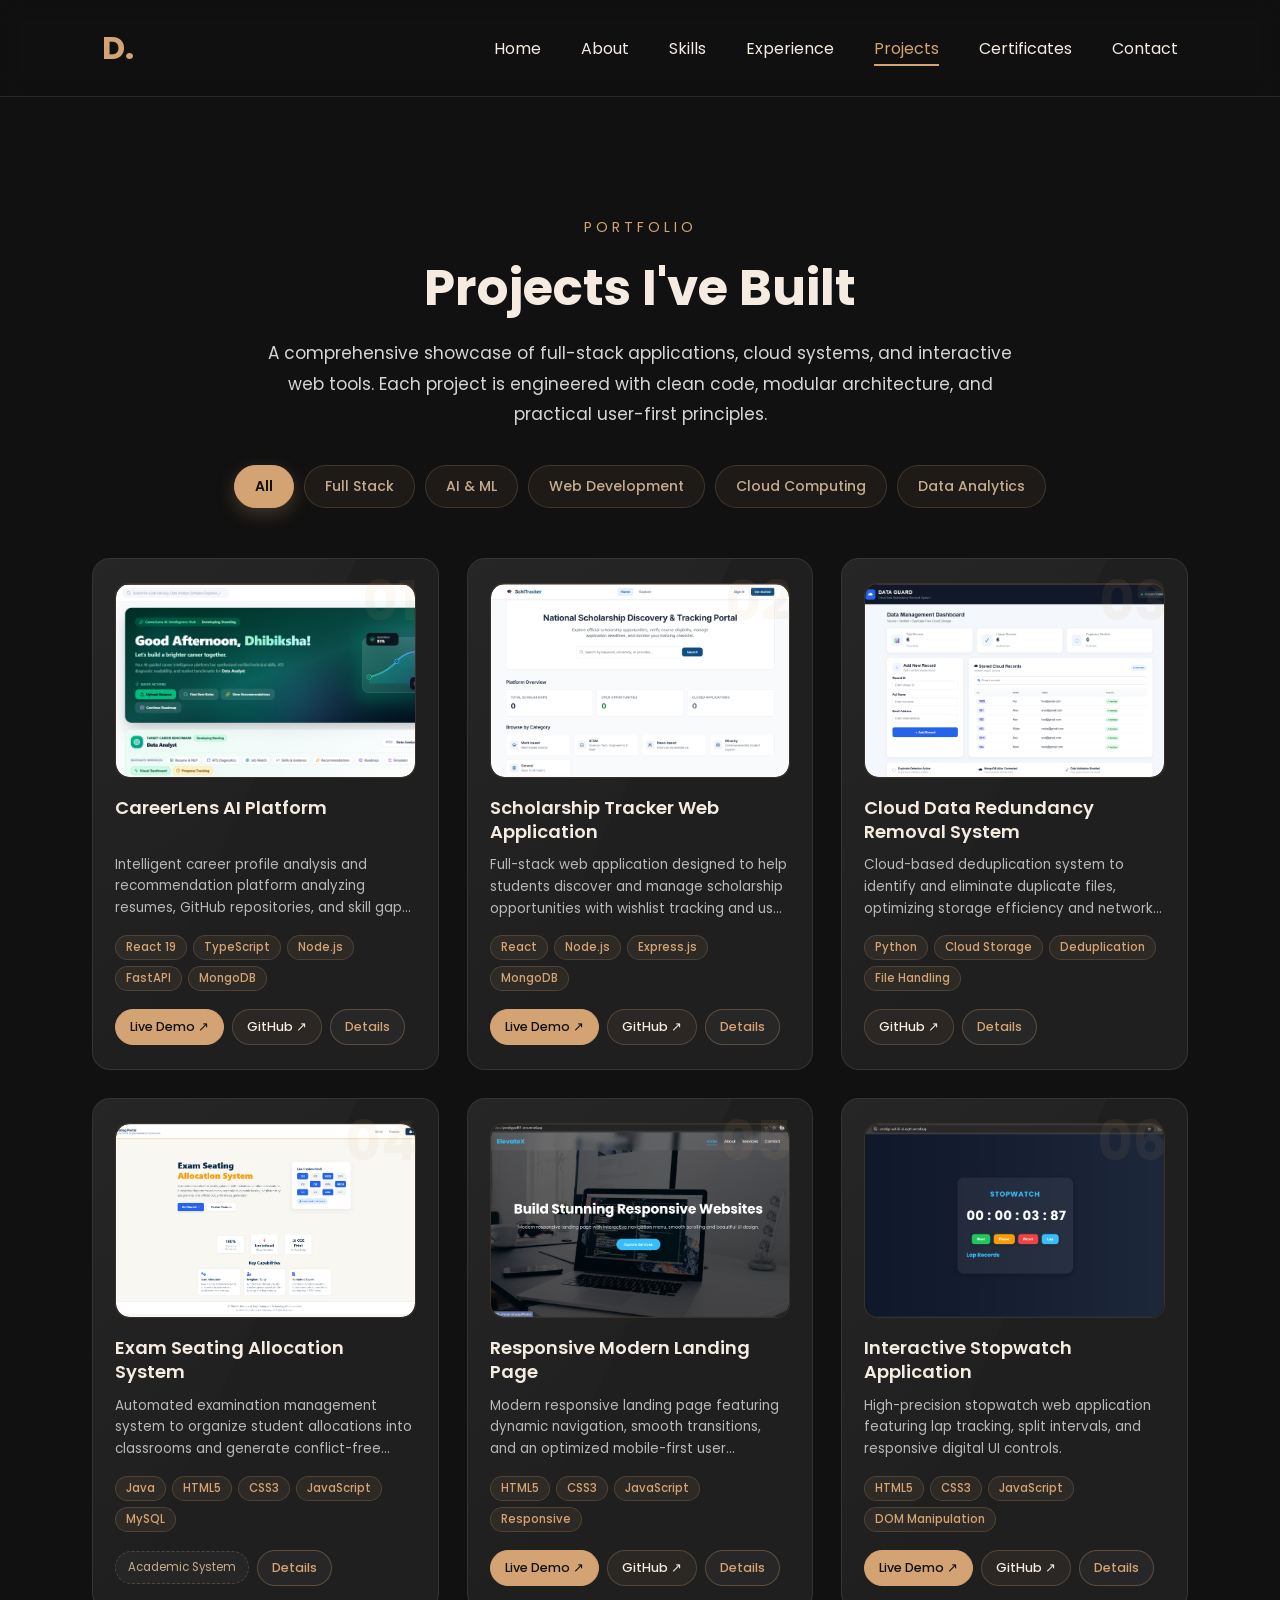
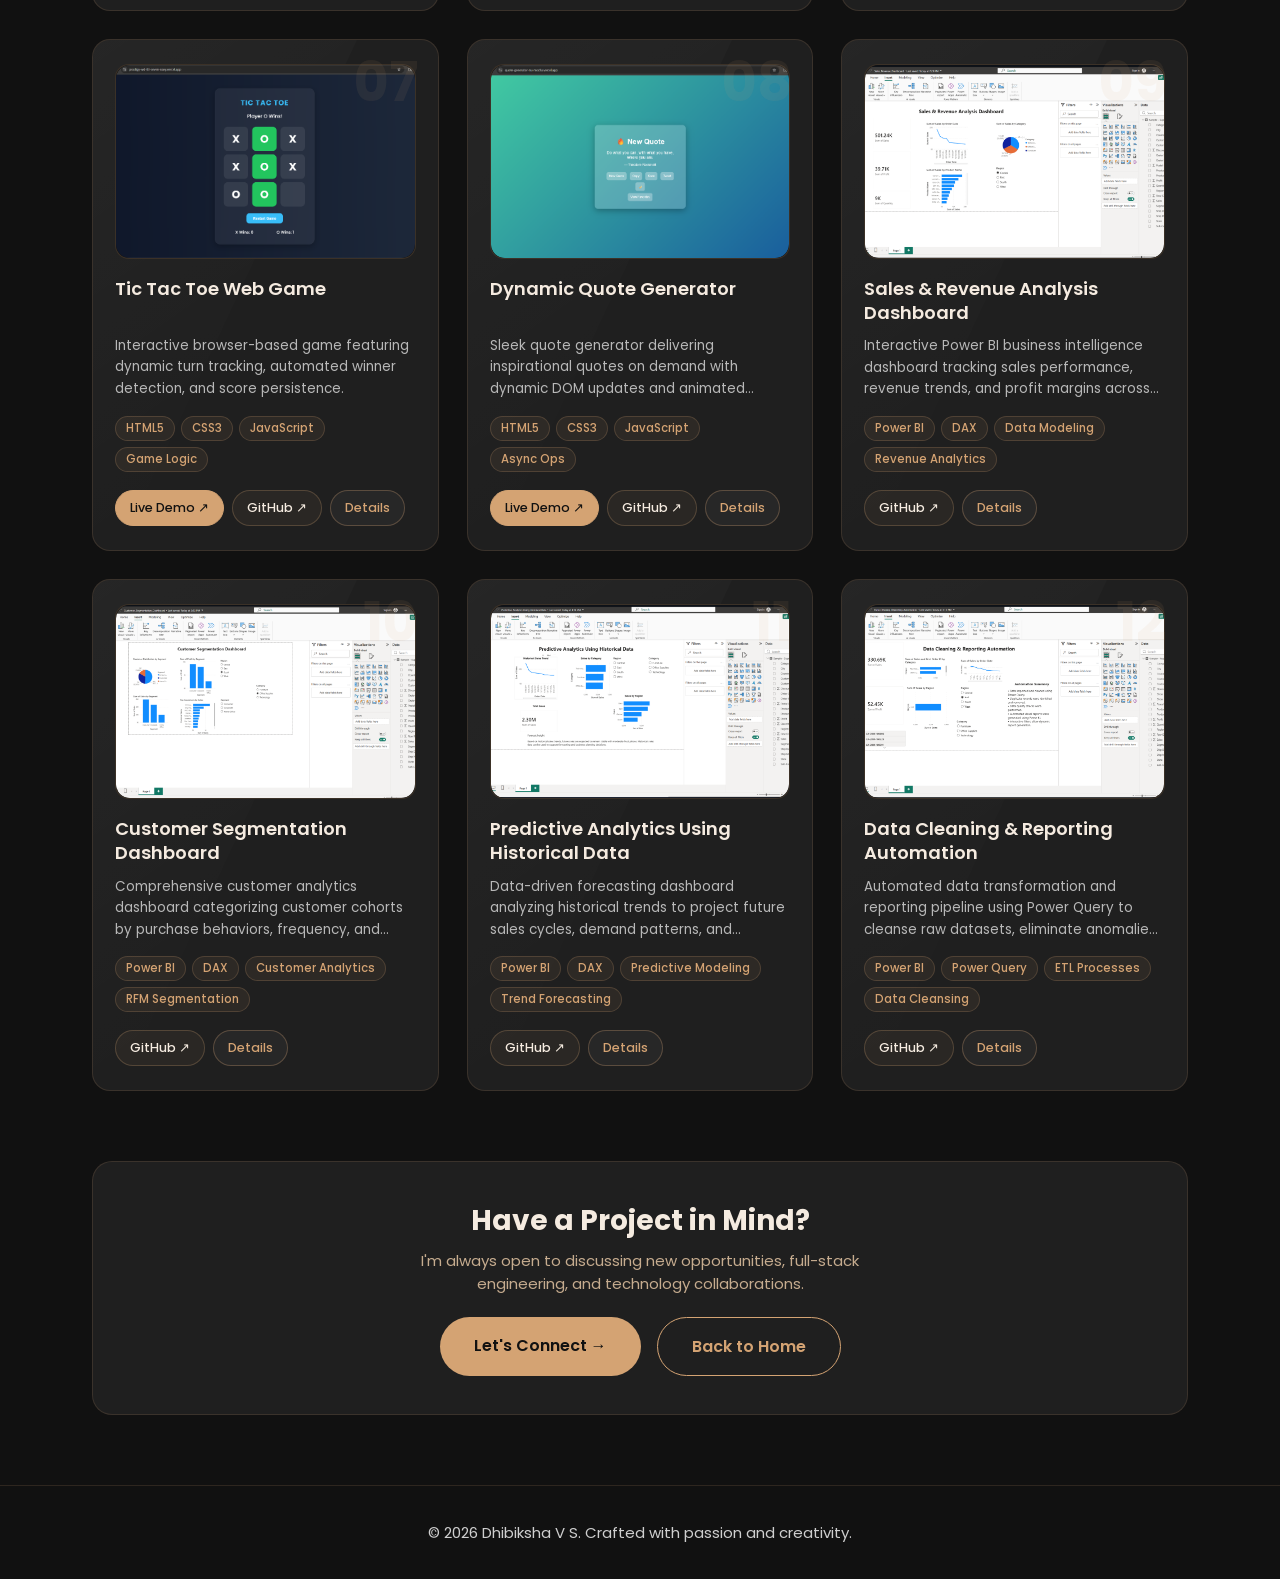
<file: projects.html>
<!DOCTYPE html>
<html lang="en">

<head>
    <meta charset="UTF-8">
    <meta name="viewport" content="width=device-width, initial-scale=1.0">
    <title>Projects I've Built | Dhibiksha V S</title>
    
    <!-- CSS -->
    <link rel="stylesheet" href="style.css">

    <!-- Google Font -->
    <link href="https://fonts.googleapis.com/css2?family=Poppins:wght@300;400;500;600;700&display=swap" rel="stylesheet">
    
    <link rel="icon" type="image/png" href="images/image.png">
</head>

<body>

    <!-- Navbar -->
    <nav class="navbar">
        <div class="logo">
            <a href="index.html#home" class="logo-link">D.</a>
        </div>

        <div class="menu-toggle">
            ☰
        </div>

        <ul class="nav-links">
            <li><a href="index.html#home">Home</a></li>
            <li><a href="about.html">About</a></li>
            <li><a href="index.html#skills">Skills</a></li>
            <li><a href="experience.html">Experience</a></li>
            <li><a href="projects.html" class="active">Projects</a></li>
            <li><a href="certificates.html">Certificates</a></li>
            <li><a href="index.html#contact">Contact</a></li>
        </ul>
    </nav>

    <!-- Main Projects Content -->
    <main class="projects-page">

        <!-- Header -->
        <section class="projects-page-header">
            <p class="section-tag">
                PORTFOLIO
            </p>

            <h1>
                Projects I've Built
            </h1>

            <p class="projects-page-intro">
                A comprehensive showcase of full-stack applications, cloud systems, and interactive web tools. Each project is engineered with clean code, modular architecture, and practical user-first principles.
            </p>

            <!-- Category Filters -->
            <div class="project-filters" role="tablist" aria-label="Project categories">
                <button class="filter-btn active" data-filter="all" role="tab" aria-selected="true">
                    All
                </button>

                <button class="filter-btn" data-filter="full-stack" role="tab" aria-selected="false">
                    Full Stack
                </button>

                <button class="filter-btn" data-filter="ai-ml" role="tab" aria-selected="false">
                    AI &amp; ML
                </button>

                <button class="filter-btn" data-filter="web-dev" role="tab" aria-selected="false">
                    Web Development
                </button>

                <button class="filter-btn" data-filter="cloud" role="tab" aria-selected="false">
                    Cloud Computing
                </button>

                <button class="filter-btn" data-filter="analytics" role="tab" aria-selected="false">
                    Data Analytics
                </button>
            </div>
        </section>

        <!-- Consistent Card Grid: 3 columns desktop, 2 tablet, 1 mobile -->
        <section class="projects-container projects-grid-page">

            <!-- Project 1: CareerLens AI -->
            <div class="project-card" data-category="ai-ml full-stack web-dev">
                <div class="project-gallery">
                    <img src="project-images/careerlens/CareerLens1.png" class="active-image" alt="CareerLens AI platform preview">
                </div>

                <div class="project-number">01</div>

                <h3>CareerLens AI Platform</h3>

                <p>
                    Intelligent career profile analysis and recommendation platform analyzing resumes, GitHub repositories, and skill gaps to build personalized learning roadmaps.
                </p>

                <div class="project-tech">
                    <span>React 19</span>
                    <span>TypeScript</span>
                    <span>Node.js</span>
                    <span>FastAPI</span>
                    <span>MongoDB</span>
                </div>

                <div class="project-buttons">
                    <a href="https://careerlens-ai-sxvt.onrender.com/" target="_blank" rel="noopener noreferrer" class="proj-btn demo-btn">
                        Live Demo &nearr;
                    </a>
                    <a href="https://github.com/Dhibiksha1108/CareerLens-AI" target="_blank" rel="noopener noreferrer" class="proj-btn github-btn">
                        GitHub &nearr;
                    </a>
                    <button class="proj-btn details-btn" data-project-id="careerlens">
                        Details
                    </button>
                </div>
            </div>

            <!-- Project 2: Scholarship Tracker -->
            <div class="project-card" data-category="full-stack web-dev">
                <div class="project-gallery">
                    <img src="project-images/scholarship/Scholarship1.png" class="active-image" alt="Scholarship Tracker preview 1">
                    <img src="project-images/scholarship/Scholarship2.png" alt="Scholarship Tracker preview 2">
                    <img src="project-images/scholarship/Scholarship3.png" alt="Scholarship Tracker preview 3">
                </div>

                <div class="project-number">02</div>

                <h3>Scholarship Tracker Web Application</h3>

                <p>
                    Full-stack web application designed to help students discover and manage scholarship opportunities with wishlist tracking and user authentication.
                </p>

                <div class="project-tech">
                    <span>React</span>
                    <span>Node.js</span>
                    <span>Express.js</span>
                    <span>MongoDB</span>
                </div>

                <div class="project-buttons">
                    <a href="https://scholarship-tracker-seven.vercel.app" target="_blank" rel="noopener noreferrer" class="proj-btn demo-btn">
                        Live Demo &nearr;
                    </a>
                    <a href="https://github.com/Dhibiksha1108/Scholarship_Tracker" target="_blank" rel="noopener noreferrer" class="proj-btn github-btn">
                        GitHub &nearr;
                    </a>
                    <button class="proj-btn details-btn" data-project-id="scholarship">
                        Details
                    </button>
                </div>
            </div>

            <!-- Project 3: Cloud Data Redundancy -->
            <div class="project-card" data-category="cloud analytics">
                <div class="project-gallery">
                    <img src="project-images/data_redundancy/Removal1.png" class="active-image" alt="Cloud Redundancy System Preview">
                </div>

                <div class="project-number">03</div>

                <h3>Cloud Data Redundancy Removal System</h3>

                <p>
                    Cloud-based deduplication system to identify and eliminate duplicate files, optimizing storage efficiency and network bandwidth.
                </p>

                <div class="project-tech">
                    <span>Python</span>
                    <span>Cloud Storage</span>
                    <span>Deduplication</span>
                    <span>File Handling</span>
                </div>

                <div class="project-buttons">
                    <a href="https://github.com/Dhibiksha1108/CodeAlpha_CloudDataRedundancyRemovalSystem" target="_blank" rel="noopener noreferrer" class="proj-btn github-btn">
                        GitHub &nearr;
                    </a>
                    <button class="proj-btn details-btn" data-project-id="redundancy">
                        Details
                    </button>
                </div>
            </div>

            <!-- Project 4: Exam Seating Allocation -->
            <div class="project-card" data-category="full-stack web-dev">
                <div class="project-gallery">
                    <img src="project-images/exam-seating/Exam1.png" class="active-image" alt="Exam Seating preview 1">
                    <img src="project-images/exam-seating/Exam2.png" alt="Exam Seating preview 2">
                    <img src="project-images/exam-seating/Exam3.png" alt="Exam Seating preview 3">
                </div>

                <div class="project-number">04</div>

                <h3>Exam Seating Allocation System</h3>

                <p>
                    Automated examination management system to organize student allocations into classrooms and generate conflict-free seating arrangements.
                </p>

                <div class="project-tech">
                    <span>Java</span>
                    <span>HTML5</span>
                    <span>CSS3</span>
                    <span>JavaScript</span>
                    <span>MySQL</span>
                </div>

                <div class="project-buttons">
                    <span class="proj-badge">Academic System</span>
                    <button class="proj-btn details-btn" data-project-id="examseating">
                        Details
                    </button>
                </div>
            </div>

            <!-- Project 5: Responsive Landing Page -->
            <div class="project-card" data-category="web-dev">
                <div class="project-gallery">
                    <img src="project-images/landing-page/Landing1.png" class="active-image" alt="Landing page preview 1">
                    <img src="project-images/landing-page/Landing2.png" alt="Landing page preview 2">
                    <img src="project-images/landing-page/Landing3.png" alt="Landing page preview 3">
                    <img src="project-images/landing-page/Landing4.png" alt="Landing page preview 4">
                </div>

                <div class="project-number">05</div>

                <h3>Responsive Modern Landing Page</h3>

                <p>
                    Modern responsive landing page featuring dynamic navigation, smooth transitions, and an optimized mobile-first user experience.
                </p>

                <div class="project-tech">
                    <span>HTML5</span>
                    <span>CSS3</span>
                    <span>JavaScript</span>
                    <span>Responsive</span>
                </div>

                <div class="project-buttons">
                    <a href="https://prodigywd01-one.vercel.app/" target="_blank" rel="noopener noreferrer" class="proj-btn demo-btn">
                        Live Demo &nearr;
                    </a>
                    <a href="https://github.com/Dhibiksha1108/Prodigy_WD_01.git" target="_blank" rel="noopener noreferrer" class="proj-btn github-btn">
                        GitHub &nearr;
                    </a>
                    <button class="proj-btn details-btn" data-project-id="landingpage">
                        Details
                    </button>
                </div>
            </div>

            <!-- Project 6: Stopwatch Application -->
            <div class="project-card" data-category="web-dev">
                <div class="project-gallery">
                    <img src="project-images/stopwatch/StopWatch1.png" class="active-image" alt="Stopwatch preview 1">
                    <img src="project-images/stopwatch/Stopwatch2.png" alt="Stopwatch preview 2">
                </div>

                <div class="project-number">06</div>

                <h3>Interactive Stopwatch Application</h3>

                <p>
                    High-precision stopwatch web application featuring lap tracking, split intervals, and responsive digital UI controls.
                </p>

                <div class="project-tech">
                    <span>HTML5</span>
                    <span>CSS3</span>
                    <span>JavaScript</span>
                    <span>DOM Manipulation</span>
                </div>

                <div class="project-buttons">
                    <a href="https://prodigy-wd-02-xi-eight.vercel.app/" target="_blank" rel="noopener noreferrer" class="proj-btn demo-btn">
                        Live Demo &nearr;
                    </a>
                    <a href="https://github.com/Dhibiksha1108/Prodigy_WD_02.git" target="_blank" rel="noopener noreferrer" class="proj-btn github-btn">
                        GitHub &nearr;
                    </a>
                    <button class="proj-btn details-btn" data-project-id="stopwatch">
                        Details
                    </button>
                </div>
            </div>

            <!-- Project 7: Tic Tac Toe Web Game -->
            <div class="project-card" data-category="web-dev">
                <div class="project-gallery">
                    <img src="project-images/tic-tac-toe/Tictactoe1.png" class="active-image" alt="Tic Tac Toe preview 1">
                    <img src="project-images/tic-tac-toe/Tictactoe2.png" alt="Tic Tac Toe preview 2">
                </div>

                <div class="project-number">07</div>

                <h3>Tic Tac Toe Web Game</h3>

                <p>
                    Interactive browser-based game featuring dynamic turn tracking, automated winner detection, and score persistence.
                </p>

                <div class="project-tech">
                    <span>HTML5</span>
                    <span>CSS3</span>
                    <span>JavaScript</span>
                    <span>Game Logic</span>
                </div>

                <div class="project-buttons">
                    <a href="https://prodigy-wd-03-seven-navy.vercel.app/" target="_blank" rel="noopener noreferrer" class="proj-btn demo-btn">
                        Live Demo &nearr;
                    </a>
                    <a href="https://github.com/Dhibiksha1108/Prodigy_WD_03.git" target="_blank" rel="noopener noreferrer" class="proj-btn github-btn">
                        GitHub &nearr;
                    </a>
                    <button class="proj-btn details-btn" data-project-id="tictactoe">
                        Details
                    </button>
                </div>
            </div>

            <!-- Project 8: Random Quote Generator -->
            <div class="project-card" data-category="web-dev">
                <div class="project-gallery">
                    <img src="project-images/quote-generator/Quote1.png" class="active-image" alt="Quote generator preview 1">
                    <img src="project-images/quote-generator/Quote2.png" alt="Quote generator preview 2">
                </div>

                <div class="project-number">08</div>

                <h3>Dynamic Quote Generator</h3>

                <p>
                    Sleek quote generator delivering inspirational quotes on demand with dynamic DOM updates and animated transitions.
                </p>

                <div class="project-tech">
                    <span>HTML5</span>
                    <span>CSS3</span>
                    <span>JavaScript</span>
                    <span>Async Ops</span>
                </div>

                <div class="project-buttons">
                    <a href="https://quote-generator-nu-mocha.vercel.app/" target="_blank" rel="noopener noreferrer" class="proj-btn demo-btn">
                        Live Demo &nearr;
                    </a>
                    <a href="https://github.com/Dhibiksha1108/quote-generator.git" target="_blank" rel="noopener noreferrer" class="proj-btn github-btn">
                        GitHub &nearr;
                    </a>
                    <button class="proj-btn details-btn" data-project-id="quotegen">
                        Details
                    </button>
                </div>
            </div>

            <!-- Project 09: Sales & Revenue Analysis Dashboard -->
            <div class="project-card" data-category="analytics">
                <div class="project-gallery">
                    <img src="project-images/data-analytics/SalesDashboard.png" class="active-image" alt="Sales and Revenue Analysis Dashboard Preview">
                </div>

                <div class="project-number">09</div>

                <h3>Sales &amp; Revenue Analysis Dashboard</h3>

                <p>
                    Interactive Power BI business intelligence dashboard tracking sales performance, revenue trends, and profit margins across products and regional markets.
                </p>

                <div class="project-tech">
                    <span>Power BI</span>
                    <span>DAX</span>
                    <span>Data Modeling</span>
                    <span>Revenue Analytics</span>
                </div>

                <div class="project-buttons">
                    <a href="https://github.com/Dhibiksha1108/Sales_revenue_analysis_dashboard" target="_blank" rel="noopener noreferrer" class="proj-btn github-btn">
                        GitHub &nearr;
                    </a>
                    <button class="proj-btn details-btn" data-project-id="sales-analysis">
                        Details
                    </button>
                </div>
            </div>

            <!-- Project 10: Customer Segmentation Dashboard -->
            <div class="project-card" data-category="analytics">
                <div class="project-gallery">
                    <img src="project-images/data-analytics/CustomerSegmentation.png" class="active-image" alt="Customer Segmentation Dashboard Preview">
                </div>

                <div class="project-number">10</div>

                <h3>Customer Segmentation Dashboard</h3>

                <p>
                    Comprehensive customer analytics dashboard categorizing customer cohorts by purchase behaviors, frequency, and monetary value to drive targeted retention.
                </p>

                <div class="project-tech">
                    <span>Power BI</span>
                    <span>DAX</span>
                    <span>Customer Analytics</span>
                    <span>RFM Segmentation</span>
                </div>

                <div class="project-buttons">
                    <a href="https://github.com/Dhibiksha1108/Customer-segmentation-dashboard" target="_blank" rel="noopener noreferrer" class="proj-btn github-btn">
                        GitHub &nearr;
                    </a>
                    <button class="proj-btn details-btn" data-project-id="customer-segmentation">
                        Details
                    </button>
                </div>
            </div>

            <!-- Project 11: Predictive Analytics Using Historical Data -->
            <div class="project-card" data-category="analytics">
                <div class="project-gallery">
                    <img src="project-images/data-analytics/PredictiveAnalytics.png" class="active-image" alt="Predictive Analytics Dashboard Preview">
                </div>

                <div class="project-number">11</div>

                <h3>Predictive Analytics Using Historical Data</h3>

                <p>
                    Data-driven forecasting dashboard analyzing historical trends to project future sales cycles, demand patterns, and variance scenarios with statistical confidence.
                </p>

                <div class="project-tech">
                    <span>Power BI</span>
                    <span>DAX</span>
                    <span>Predictive Modeling</span>
                    <span>Trend Forecasting</span>
                </div>

                <div class="project-buttons">
                    <a href="https://github.com/Dhibiksha1108/Predictive-analytics-using-historical-data" target="_blank" rel="noopener noreferrer" class="proj-btn github-btn">
                        GitHub &nearr;
                    </a>
                    <button class="proj-btn details-btn" data-project-id="predictive-analytics">
                        Details
                    </button>
                </div>
            </div>

            <!-- Project 12: Data Cleaning & Reporting Automation -->
            <div class="project-card" data-category="analytics">
                <div class="project-gallery">
                    <img src="project-images/data-analytics/DataCleaning.png" class="active-image" alt="Data Cleaning and Reporting Automation Preview">
                </div>

                <div class="project-number">12</div>

                <h3>Data Cleaning &amp; Reporting Automation</h3>

                <p>
                    Automated data transformation and reporting pipeline using Power Query to cleanse raw datasets, eliminate anomalies, and streamline recurring reporting workflows.
                </p>

                <div class="project-tech">
                    <span>Power BI</span>
                    <span>Power Query</span>
                    <span>ETL Processes</span>
                    <span>Data Cleansing</span>
                </div>

                <div class="project-buttons">
                    <a href="https://github.com/Dhibiksha1108/data-cleaning-reporting-automation" target="_blank" rel="noopener noreferrer" class="proj-btn github-btn">
                        GitHub &nearr;
                    </a>
                    <button class="proj-btn details-btn" data-project-id="data-cleaning">
                        Details
                    </button>
                </div>
            </div>

        </section>

        <!-- Empty State Fallback -->
        <div class="filter-empty-state">
            <div class="empty-icon">⚡</div>
            <h3>Projects in Progress</h3>
            <p>Projects in this category are currently in active research and development. Check back soon or explore my completed Full Stack and Web Development projects!</p>
        </div>

        <!-- CTA Section -->
        <section class="about-page-cta projects-page-cta">
            <h2>Have a Project in Mind?</h2>
            <p>
                I'm always open to discussing new opportunities, full-stack engineering, and technology collaborations.
            </p>

            <div class="cta-buttons">
                <a href="index.html#contact" class="primary-btn">
                    Let's Connect &rarr;
                </a>

                <a href="index.html#home" class="secondary-btn">
                    Back to Home
                </a>
            </div>
        </section>

    </main>

    <!-- Project Details Modal -->
    <div id="project-modal" class="project-modal" aria-hidden="true" role="dialog" aria-modal="true" aria-labelledby="modal-title">
        <div class="modal-backdrop"></div>
        <div class="modal-dialog">
            <button class="modal-close" aria-label="Close modal">&times;</button>
            <div class="modal-body">
                <span class="modal-category" id="modal-category"></span>
                <h2 id="modal-title"></h2>
                <p id="modal-description" class="modal-desc"></p>

                <div class="modal-section" id="modal-screenshots-section" style="display: none;">
                    <h4>Project Screenshots</h4>
                    <div id="modal-screenshots" class="modal-screenshots-grid"></div>
                </div>

                <div class="modal-section">
                    <h4>Key Architecture &amp; Features</h4>
                    <ul id="modal-features" class="modal-list"></ul>
                </div>

                <div class="modal-section">
                    <h4>Technologies Used</h4>
                    <div id="modal-tech" class="project-tech"></div>
                </div>

                <div class="modal-actions" id="modal-actions"></div>
            </div>
        </div>
    </div>

    <!-- Footer -->
    <footer class="footer">
        <p>
            &copy; 2026 Dhibiksha V S. Crafted with passion and creativity.
        </p>
    </footer>

    <!-- JavaScript -->
    <script src="script.js"></script>

</body>

</html>
</file>
<file: style.css>
/* Reset */

*{

    margin: 0;
    padding: 0;
    box-sizing: border-box;

    scroll-behavior: smooth;
}

/* Root Variables */

:root{

    --bg-color: #111111;

    --secondary-bg: #1A1A1A;

    --card-color: #1F1F1F;

    --primary-color: #D4A373;

    --text-color: #F5EBE0;

    --secondary-text: #C6AC8F;

    --border-color: rgba(212,163,115,0.15);
}

/* Body */

body{

    font-family: 'Poppins', sans-serif;

    background: var(--bg-color);

    color: var(--text-color);

    overflow-x: hidden;

    position: relative;
}

/* Navbar */

.navbar{

    width: 100%;

    padding: 24px 8%;

    display: flex;

    justify-content: space-between;

    align-items: center;

    position: relative;

    top: 0;

    left: 0;

    z-index: 1000;

    background: rgba(17,17,17,0.7);

    backdrop-filter: blur(10px);

    border-bottom:
    1px solid var(--border-color);
}

/* Logo */

.logo{

    font-size: 32px;

    font-weight: 700;

    color: var(--primary-color);

    cursor: pointer;
}

/* Nav Links */

.nav-links{

    display: flex;

    list-style: none;

    gap: 40px;
}

/* Links */

.nav-links a{

    text-decoration: none;

    color: var(--text-color);

    font-size: 16px;

    position: relative;

    transition: 0.3s;
}

/* Underline Effect */

.nav-links a::after{

    content: "";

    position: absolute;

    left: 0;

    bottom: -6px;

    width: 0%;

    height: 2px;

    background: var(--primary-color);

    transition: 0.3s;
}

.nav-links a:hover::after{

    width: 100%;
}

.nav-links a:hover{

    color: var(--primary-color);
}
/* Hero Section */

.hero{

    min-height: calc(100vh - 60px);

    padding: 120px 8% 40px;

    display: flex;

    justify-content: space-between;

    align-items: center;

    gap: 80px;
}

/* Left Side */

.hero-left{

    flex: 1;
}

/* Intro Text */

.hero-intro{

    color: var(--primary-color);

    letter-spacing: 4px;

    margin-bottom: 20px;

    font-size: 14px;
}

/* Hero Heading */

.hero-left h1{

    font-size: 70px;

    line-height: 1.1;

    margin-bottom: 20px;

    font-weight: 700;
}

/* Highlight */

.hero-left span{

    color: var(--primary-color);
}

/* Tagline */

.hero-left h2{

    font-size: 32px;

    line-height: 1.5;

    color: var(--secondary-text);

    margin-bottom: 30px;

    font-weight: 500;
}

/* Description */

.hero-description{

    max-width: 650px;

    line-height: 1.9;

    color: #d6d6d6;

    margin-bottom: 40px;

    font-size: 17px;
}

/* Buttons */

.hero-buttons{

    display: flex;

    gap: 20px;
}

/* Primary Button */

.primary-btn{

    padding: 16px 34px;

    background: var(--primary-color);

    color: #111;

    text-decoration: none;

    border-radius: 40px;

    font-weight: 600;

    transition: 0.3s;
}

/* Hover */

.primary-btn:hover{

    transform:
    translateY(-5px)
    scale(1.03);

    box-shadow:
    0 10px 25px
    rgba(212,163,115,0.25);
}

/* Secondary Button */

.secondary-btn{

    padding: 16px 34px;

    border: 1px solid var(--primary-color);

    color: var(--primary-color);

    text-decoration: none;

    border-radius: 40px;

    font-weight: 600;

    transition: 0.3s;
}

/* Hover */

.secondary-btn:hover{

    background:
    var(--primary-color);

    color: #111;

    transform:
    translateY(-5px)
    scale(1.03);

    box-shadow:
    0 10px 25px
    rgba(212,163,115,0.2);
}

/* Hero Social Icons */

.hero-socials{

    display: flex;

    align-items: center;

    gap: 16px;

    margin-top: 25px;
}

.hero-social-icon{

    width: 44px;

    height: 44px;

    display: inline-flex;

    align-items: center;

    justify-content: center;

    border-radius: 50%;

    background: rgba(212, 163, 115, 0.08);

    border: 1px solid rgba(212, 163, 115, 0.2);

    color: var(--primary-color);

    text-decoration: none;

    transition: 0.3s;
}

.hero-social-icon svg{

    width: 20px;

    height: 20px;

    stroke: currentColor;
}

/* Hover */

.hero-social-icon:hover{

    transform: translateY(-4px);

    background: rgba(212, 163, 115, 0.18);

    border-color: var(--primary-color);

    color: var(--text-color);

    box-shadow: 0 8px 20px rgba(212, 163, 115, 0.2);
}

/* Right Side */

.hero-right{

    flex: 1;

    position: relative;

    display: flex;

    justify-content: center;

    align-items: center;
}

/* Glow Effect */

.hero-glow{

    position: absolute;

    width: 420px;

    height: 420px;

    background:
    radial-gradient(
    circle,
    rgba(212,163,115,0.28),
    transparent 70%);

    border-radius: 50%;

    filter: blur(20px);

    animation: floatGlow 6s ease-in-out infinite;
}

/* Image Wrapper */

.image-wrapper{

    width: 380px;

    height: 380px;

    border-radius: 50%;

    overflow: hidden;

    border:
    2px solid var(--primary-color);

    position: relative;

    z-index: 2;

    box-shadow:
    0 0 40px rgba(212,163,115,0.15);
}

/* Image */

.image-wrapper img{

    width: 100%;

    height: 100%;

    object-fit: cover;
}

/* Responsive */

@media(max-width: 1000px){

    .hero{

        flex-direction: column-reverse;

        text-align: center;

        padding-top: 180px;
    }

    .hero-buttons{

        justify-content: center;
    }

    .hero-socials{

        justify-content: center;
    }

    .hero-left h1{

        font-size: 50px;
    }

    .hero-left h2{

        font-size: 26px;
    }
}

@media(max-width: 600px){

    .hero-left h1{

        font-size: 45px;
        max-width: 700px;
        line-height: 1.3;
    }

    .hero-left h2{

        font-size: 22px;
    }

    .image-wrapper{

        width: 280px;

        height: 280px;
    }

    .nav-links{

        gap: 20px;
    }

    .about-compact{

        padding: 70px 6%;
    }

    .about-compact-card{

        padding: 35px 22px;
    }

    .about-compact-card h2{

        font-size: 26px;
    }

    .about-page{

        padding: 120px 6% 60px;
    }

    .about-page-hero h1{

        font-size: 32px;
    }

    .about-page-cta{

        padding: 40px 20px;
    }

    .about-page-cta h2{

        font-size: 26px;
    }

    .skills-grid{

        grid-template-columns: 1fr;
    }

    .skill-category{

        padding: 22px 18px;
    }
}
/* Hero Animation */

.hero-left{

    animation:
    fadeLeft 1.2s ease;
}

.hero-right{

    animation:
    fadeRight 1.2s ease;
}

/* Left Animation */

@keyframes fadeLeft{

    from{

        opacity: 0;

        transform:
        translateX(-50px);
    }

    to{

        opacity: 1;

        transform:
        translateX(0);
    }
}

/* Right Animation */

@keyframes fadeRight{

    from{

        opacity: 0;

        transform:
        translateX(50px);
    }

    to{

        opacity: 1;

        transform:
        translateX(0);
    }
}
/* Floating Glow */

@keyframes floatGlow{

    0%{

        transform:
        translateY(0px);
    }

    50%{

        transform:
        translateY(-20px);
    }

    100%{

        transform:
        translateY(0px);
    }
}
/* About Section */

.about{

    min-height: 100vh;

    padding: 120px 8%;

    display: flex;

    justify-content: space-between;

    align-items: center;

    gap: 80px;
}

/* Left Side */

.about-left{

    flex: 1;
}

/* Section Tag */

.section-tag{

    color: var(--primary-color);

    letter-spacing: 4px;

    margin-bottom: 20px;

    font-size: 14px;
}

/* About Heading */

.about-left h2{

    font-size: 42px;

    line-height: 1.5;

    margin-bottom: 30px;
}

/* Description */

.about-description{

    color: #d6d6d6;

    line-height: 2;

    font-size: 17px;

    max-width: 650px;
}

/* Right Side */

.about-right{

    flex: 1;

    display: flex;

    flex-direction: column;

    gap: 25px;
}

/* Cards */

.about-card{

    padding: 30px;

    border-radius: 24px;

    background: var(--card-color);

    border:
    1px solid var(--border-color);

    transition: 0.3s;
}

/* Hover */

.about-card:hover{

    transform:
    translateY(-8px);

    border:
    1px solid rgba(212,163,115,0.4);
}

/* Card Title */

.about-card h3{

    color: var(--primary-color);

    margin-bottom: 15px;

    font-size: 22px;
}

/* Main Text */

.about-card p{

    margin-bottom: 10px;

    font-size: 18px;
}

/* Small Text */

.about-card span{

    color: #c9c9c9;

    line-height: 1.7;
}

/* Responsive */

@media(max-width:1000px){

    .about{

        flex-direction: column;

        text-align: center;
    }

    .about-description{

        margin: auto;
    }
}
/* About Highlights */

.about-highlights{

    display: flex;

    flex-wrap: wrap;

    gap: 18px;

    margin-top: 35px;
}

/* Highlight Box */

.highlight{

    padding: 14px 22px;

    border-radius: 40px;

    background: rgba(212,163,115,0.08);

    border:
    1px solid rgba(212,163,115,0.2);

    color: var(--primary-color);

    font-size: 15px;

    transition: 0.3s;
}

/* Hover */

.highlight:hover{

    transform:
    translateY(-5px);

    background:
    rgba(212,163,115,0.15);
}
/* Compact About Section (Homepage) */

.about-compact{

    min-height: auto;

    padding: 20px 8% 50px;

    display: flex;

    justify-content: center;

    align-items: center;
}

.about-compact-card{

    background: var(--card-color);

    border: 1px solid var(--border-color);

    border-radius: 28px;

    padding: 55px 50px;

    max-width: 960px;

    width: 100%;

    position: relative;

    transition: 0.3s;
}

.about-compact-card:hover{

    border-color: rgba(212, 163, 115, 0.35);

    transform: translateY(-4px);

    box-shadow: 0 15px 35px rgba(0, 0, 0, 0.4);
}

.about-compact-card h2{

    font-size: 38px;

    line-height: 1.3;

    margin: 15px 0 20px;

    font-weight: 700;
}

.about-compact-card h2 span{

    color: var(--primary-color);
}

.about-compact-card .about-description{

    max-width: 820px;

    margin-bottom: 35px;

    color: #d6d6d6;

    line-height: 1.9;

    font-size: 17px;
}

.about-btn{

    display: inline-flex;

    align-items: center;

    gap: 10px;

    padding: 14px 32px;

    background: var(--primary-color);

    color: #111;

    text-decoration: none;

    border-radius: 40px;

    font-weight: 600;

    font-size: 15px;

    transition: 0.3s;
}

.about-btn:hover{

    transform: translateY(-4px) scale(1.02);

    box-shadow: 0 10px 25px rgba(212, 163, 115, 0.25);
}

/* About Page (about.html) */

.about-page {
    padding: 120px 6% 65px;
    max-width: 1240px;
    width: 100%;
    margin: 0 auto;
    box-sizing: border-box;
}

.about-page-hero {
    margin-bottom: 46px;
}

.about-page-hero h1 {
    font-size: 42px;
    line-height: 1.25;
    margin: 12px 0 16px;
    font-weight: 700;
}

.about-page-hero h1 span {
    color: var(--primary-color);
}

.about-page-intro {
    font-size: 16.5px;
    line-height: 1.75;
    color: #d6d6d6;
    max-width: 980px;
    margin-bottom: 20px;
}

.about-page .about-highlights {
    display: flex;
    flex-wrap: wrap;
    gap: 10px;
    margin-top: 16px;
}

.about-page .about-highlights .highlight {
    padding: 7px 18px;
    border-radius: 20px;
    background: rgba(212, 163, 115, 0.08);
    border: 1px solid rgba(212, 163, 115, 0.28);
    color: var(--primary-color);
    font-size: 13.5px;
    font-weight: 500;
    transition: transform 0.25s ease, background 0.25s ease, border-color 0.25s ease;
}

.about-page .about-highlights .highlight:hover {
    transform: translateY(-2px);
    background: rgba(212, 163, 115, 0.16);
    border-color: var(--primary-color);
}

.about-page-section {
    margin-bottom: 46px;
}

.about-page-section .section-tag {
    color: var(--primary-color);
    font-size: 12px;
    font-weight: 600;
    letter-spacing: 2px;
    text-transform: uppercase;
    margin-bottom: 4px;
    display: inline-block;
}

.about-section-heading {
    font-size: 28px;
    margin: 4px 0 20px;
    font-weight: 600;
    color: var(--text-color);
    line-height: 1.3;
}

/* Compact Education Card */
.education-card-compact {
    background: var(--card-color);
    border: 1px solid var(--border-color);
    border-radius: 18px;
    padding: 22px 28px;
    display: flex;
    align-items: center;
    justify-content: space-between;
    gap: 24px;
    transition: transform 0.3s ease, border-color 0.3s ease, box-shadow 0.3s ease;
    box-sizing: border-box;
}

.education-card-compact:hover {
    transform: translateY(-3px);
    border-color: rgba(212, 163, 115, 0.4);
    box-shadow: 0 12px 28px rgba(0, 0, 0, 0.4), 0 0 16px rgba(212, 163, 115, 0.06);
}

.edu-card-main {
    display: flex;
    align-items: center;
    gap: 20px;
    min-width: 0;
    flex: 1;
}

.edu-icon-badge {
    width: 48px;
    height: 48px;
    border-radius: 12px;
    background: rgba(212, 163, 115, 0.1);
    border: 1px solid rgba(212, 163, 115, 0.3);
    display: flex;
    align-items: center;
    justify-content: center;
    flex-shrink: 0;
    color: var(--primary-color);
}

.edu-icon-badge svg {
    width: 24px;
    height: 24px;
}

.edu-info {
    min-width: 0;
}

.edu-degree {
    font-size: 19px;
    font-weight: 600;
    color: var(--text-color);
    margin: 0 0 3px 0;
    line-height: 1.35;
}

.edu-college {
    font-size: 14.5px;
    font-weight: 500;
    color: var(--primary-color);
    margin: 0 0 5px 0;
}

.edu-focus {
    font-size: 13px;
    color: var(--secondary-text);
    line-height: 1.5;
    margin: 0;
}

.edu-meta-badges {
    display: flex;
    gap: 12px;
    flex-shrink: 0;
    align-items: center;
}

.edu-stat-chip {
    background: rgba(18, 18, 18, 0.7);
    border: 1px solid rgba(212, 163, 115, 0.28);
    border-radius: 12px;
    padding: 8px 16px;
    display: flex;
    flex-direction: column;
    align-items: center;
    text-align: center;
    min-width: 110px;
}

.edu-stat-label {
    font-size: 10.5px;
    font-weight: 500;
    text-transform: uppercase;
    letter-spacing: 0.5px;
    color: var(--secondary-text);
    margin-bottom: 2px;
}

.edu-stat-val {
    font-size: 15.5px;
    font-weight: 700;
    color: var(--primary-color);
    font-family: 'Poppins', sans-serif;
    white-space: nowrap;
}

/* Technical Interests: 4 Compact Icon-based Cards */
.about-grid-4 {
    display: grid;
    grid-template-columns: repeat(4, 1fr);
    gap: 18px;
    align-items: stretch;
}

.tech-interest-card {
    background: var(--card-color);
    border: 1px solid var(--border-color);
    border-radius: 16px;
    padding: 22px 18px;
    display: flex;
    flex-direction: column;
    height: 100%;
    box-sizing: border-box;
    transition: transform 0.3s ease, border-color 0.3s ease, box-shadow 0.3s ease;
}

.tech-interest-card:hover {
    transform: translateY(-4px);
    border-color: rgba(212, 163, 115, 0.4);
    box-shadow: 0 12px 28px rgba(0, 0, 0, 0.4), 0 0 16px rgba(212, 163, 115, 0.05);
}

.interest-icon-badge {
    width: 40px;
    height: 40px;
    border-radius: 10px;
    background: rgba(212, 163, 115, 0.09);
    border: 1px solid rgba(212, 163, 115, 0.25);
    display: flex;
    align-items: center;
    justify-content: center;
    color: var(--primary-color);
    margin-bottom: 12px;
    flex-shrink: 0;
}

.interest-icon-badge svg {
    width: 20px;
    height: 20px;
}

.tech-interest-card h3 {
    font-size: 16.5px;
    font-weight: 600;
    color: var(--text-color);
    margin: 0 0 2px 0;
    line-height: 1.35;
}

.interest-sub {
    font-size: 11.5px;
    font-weight: 600;
    text-transform: uppercase;
    letter-spacing: 0.5px;
    color: var(--primary-color);
    margin: 0 0 10px 0;
}

.interest-desc {
    font-size: 13px;
    line-height: 1.55;
    color: #b5b5b5;
    display: block;
    margin: 0;
}

/* Learning Journey & Approach: 2 Compact Key-point Cards */
.about-grid-2 {
    display: grid;
    grid-template-columns: repeat(2, 1fr);
    gap: 22px;
    align-items: stretch;
}

.journey-card {
    background: var(--card-color);
    border: 1px solid var(--border-color);
    border-radius: 16px;
    padding: 24px 24px;
    display: flex;
    flex-direction: column;
    height: 100%;
    box-sizing: border-box;
    transition: transform 0.3s ease, border-color 0.3s ease, box-shadow 0.3s ease;
}

.journey-card:hover {
    transform: translateY(-4px);
    border-color: rgba(212, 163, 115, 0.4);
    box-shadow: 0 12px 28px rgba(0, 0, 0, 0.4), 0 0 16px rgba(212, 163, 115, 0.05);
}

.journey-card-header {
    display: flex;
    align-items: center;
    gap: 14px;
    margin-bottom: 16px;
    padding-bottom: 12px;
    border-bottom: 1px solid rgba(255, 255, 255, 0.06);
}

.journey-icon-badge {
    width: 42px;
    height: 42px;
    border-radius: 10px;
    background: rgba(212, 163, 115, 0.09);
    border: 1px solid rgba(212, 163, 115, 0.25);
    display: flex;
    align-items: center;
    justify-content: center;
    color: var(--primary-color);
    flex-shrink: 0;
}

.journey-icon-badge svg {
    width: 20px;
    height: 20px;
}

.journey-card h3 {
    font-size: 17.5px;
    font-weight: 600;
    color: var(--text-color);
    margin: 0 0 2px 0;
}

.journey-sub {
    font-size: 12px;
    color: var(--primary-color);
    font-weight: 500;
    margin: 0;
}

.journey-keypoints {
    list-style: none;
    padding: 0;
    margin: 0;
    display: flex;
    flex-direction: column;
    gap: 11px;
}

.journey-keypoints li {
    display: flex;
    align-items: flex-start;
    gap: 9px;
    font-size: 13.5px;
    line-height: 1.55;
    color: #b5b5b5;
}

.journey-keypoints .point-bullet {
    color: var(--primary-color);
    font-size: 13px;
    font-weight: 700;
    flex-shrink: 0;
    margin-top: 2px;
}

.journey-keypoints strong {
    color: var(--text-color);
    font-weight: 600;
}

/* Reduced Size CTA Section */
.about-page-cta {
    text-align: center;
    padding: 38px 28px;
    background: var(--card-color);
    border: 1px solid var(--border-color);
    border-radius: 20px;
    margin-top: 36px;
}

.about-page-cta h2 {
    font-size: 28px;
    margin-bottom: 8px;
    color: var(--text-color);
}

.about-page-cta p {
    color: var(--secondary-text);
    font-size: 15px;
    margin-bottom: 22px;
    max-width: 520px;
    margin-left: auto;
    margin-right: auto;
    line-height: 1.5;
}

.about-page-cta .cta-buttons {
    display: flex;
    justify-content: center;
    gap: 16px;
    flex-wrap: wrap;
}

.about-footer {
    text-align: center;
    padding: 30px 8%;
    border-top: 1px solid var(--border-color);
    color: var(--secondary-text);
    font-size: 13.5px;
}

/* Responsive About Page Breakpoints */
@media (max-width: 1024px) {
    .about-grid-4 {
        grid-template-columns: repeat(2, 1fr);
        gap: 16px;
    }

    .education-card-compact {
        padding: 20px 22px;
    }

    .edu-degree {
        font-size: 18px;
    }
}

@media (max-width: 768px) {
    .about-page {
        padding: 105px 6% 50px;
    }

    .about-page-hero h1 {
        font-size: 32px;
    }

    .about-section-heading {
        font-size: 24px;
        margin-bottom: 16px;
    }

    .education-card-compact {
        flex-direction: column;
        align-items: flex-start;
        gap: 16px;
    }

    .edu-meta-badges {
        width: 100%;
        gap: 10px;
    }

    .edu-stat-chip {
        flex: 1;
        min-width: auto;
    }

    .about-grid-4 {
        grid-template-columns: 1fr;
        gap: 14px;
    }

    .about-grid-2 {
        grid-template-columns: 1fr;
        gap: 16px;
    }

    .about-page-cta {
        padding: 32px 18px;
    }

    .about-page-cta h2 {
        font-size: 24px;
    }
}

@media (max-width: 480px) {
    .about-page-hero h1 {
        font-size: 27px;
    }

    .about-page-intro {
        font-size: 15px;
    }

    .about-page .about-highlights .highlight {
        font-size: 12px;
        padding: 6px 14px;
    }

    .edu-card-main {
        flex-direction: column;
        align-items: flex-start;
        gap: 12px;
    }

    .edu-meta-badges {
        flex-direction: column;
        width: 100%;
    }

    .edu-stat-chip {
        width: 100%;
    }
}

.logo-link{

    color: inherit;

    text-decoration: none;
}

/* Subtle Section Divider */

.section-divider{

    border: none;

    height: 1px;

    max-width: 85%;

    margin: 0 auto;

    background: radial-gradient(
        ellipse at center,
        rgba(212, 163, 115, 0.28) 0%,
        rgba(212, 163, 115, 0.1) 60%,
        transparent 85%
    );
}

/* Skills Section */

.skills{

    min-height: auto;

    padding: 75px 8%;
}

/* Top Area */

.skills-top{

    margin-bottom: 40px;
}

/* Heading */

.skills-top h2{

    font-size: 42px;

    line-height: 1.5;

    max-width: 700px;
}

/* Categorized Skills Grid */

.skills-grid{

    display: grid;

    grid-template-columns: repeat(3, 1fr);

    gap: 24px;

    width: 100%;
}

.skill-category{

    background: var(--card-color);

    border: 1px solid var(--border-color);

    border-radius: 20px;

    padding: 26px 22px;

    transition: 0.3s;

    display: flex;

    flex-direction: column;
}

.skill-category:hover{

    transform: translateY(-5px);

    border-color: rgba(212, 163, 115, 0.35);

    box-shadow: 0 12px 30px rgba(0, 0, 0, 0.35);
}

.category-header{

    display: flex;

    align-items: center;

    gap: 12px;

    margin-bottom: 18px;

    padding-bottom: 14px;

    border-bottom: 1px solid rgba(212, 163, 115, 0.12);
}

.category-icon{

    width: 34px;

    height: 34px;

    display: inline-flex;

    align-items: center;

    justify-content: center;

    border-radius: 8px;

    background: rgba(212, 163, 115, 0.08);

    color: var(--primary-color);

    flex-shrink: 0;
}

.category-icon svg{

    width: 18px;

    height: 18px;

    stroke: currentColor;

    fill: none;

    stroke-width: 2;

    stroke-linecap: round;

    stroke-linejoin: round;
}

.category-header h3{

    font-size: 18px;

    font-weight: 600;

    color: var(--text-color);

    letter-spacing: 0.3px;
}

.category-skills{

    display: flex;

    flex-wrap: wrap;

    gap: 10px;
}

.skill-badge{

    display: inline-flex;

    align-items: center;

    gap: 9px;

    padding: 8px 14px;

    background: rgba(255, 255, 255, 0.025);

    border: 1px solid rgba(212, 163, 115, 0.15);

    border-radius: 10px;

    color: var(--text-color);

    font-size: 14px;

    font-weight: 500;

    transition: 0.25s;
}

.skill-badge:hover{

    transform: translateY(-2px);

    background: rgba(212, 163, 115, 0.12);

    border-color: var(--primary-color);

    color: var(--primary-color);
}

.skill-badge .tech-icon{

    width: 16px;

    height: 16px;

    flex-shrink: 0;

    fill: var(--primary-color);

    transition: 0.25s;
}

.skill-badge:hover .tech-icon{

    transform: scale(1.1);
}

/* Responsive */

@media(max-width:768px){

    .skills-top h2{

        font-size: 34px;
    }

    .skills-grid{

        grid-template-columns: repeat(2, 1fr);
    }

    .about-grid-2,
    .about-grid-4{

        grid-template-columns: 1fr;
    }

    .about-compact-card{

        padding: 45px 35px;
    }

    .about-compact-card h2{

        font-size: 32px;
    }

    .about-page-hero h1{

        font-size: 40px;
    }
}
/* Projects Section */

.projects{

    min-height: auto;

    padding: 75px 8%;
}

/* Top */

.projects-top{

    margin-bottom: 40px;
}

/* Heading */

.projects-top h2{

    font-size: 42px;

    line-height: 1.5;

    max-width: 850px;
}

/* Projects Container */

.projects-container{

    display: grid;

    grid-template-columns:
    repeat(auto-fit,minmax(320px,1fr));

    gap: 35px;
}

/* Project Card */

.project-card{

    padding: 28px 24px;

    border-radius: 22px;

    background: var(--card-color);

    border: 1px solid var(--border-color);

    transition: transform 0.35s ease, border-color 0.35s ease, box-shadow 0.35s ease;

    position: relative;

    overflow: hidden;

    display: flex;

    flex-direction: column;
}

/* Hover */

.project-card:hover{

    transform: translateY(-7px);

    border-color: rgba(212, 163, 115, 0.35);

    box-shadow: 0 16px 36px rgba(0, 0, 0, 0.4);
}

/* Project Number */

.project-number{

    font-size: 54px;

    font-weight: 700;

    color: rgba(212, 163, 115, 0.08);

    position: absolute;

    top: 15px;

    right: 20px;

    line-height: 1;

    user-select: none;
}

/* Title */

.project-card h3{

    font-size: 21px;

    font-weight: 600;

    line-height: 1.35;

    margin-bottom: 12px;

    color: var(--text-color);

    position: relative;

    z-index: 2;
}

/* Description */

.project-card p{

    color: #c9c9c9;

    font-size: 14.5px;

    line-height: 1.7;

    margin-bottom: 20px;

    position: relative;

    z-index: 2;

    flex-grow: 1;
}

/* Tech Stack */

.project-tech{

    display: flex;

    flex-wrap: wrap;

    gap: 8px;

    margin-bottom: 22px;

    position: relative;

    z-index: 2;
}

/* Tech badge */

.project-tech span{

    padding: 6px 14px;

    border-radius: 20px;

    background: rgba(212, 163, 115, 0.08);

    border: 1px solid rgba(212, 163, 115, 0.18);

    color: var(--primary-color);

    font-size: 13px;

    font-weight: 500;
}

/* Buttons */

.project-buttons{

    display: flex;

    align-items: center;

    gap: 12px;

    flex-wrap: wrap;

    position: relative;

    z-index: 2;

    margin-top: auto;
}

/* Specific Project Action Buttons */

.proj-btn{

    display: inline-flex;

    align-items: center;

    gap: 6px;

    padding: 10px 18px;

    border-radius: 30px;

    font-size: 13.5px;

    font-weight: 500;

    text-decoration: none;

    transition: 0.3s;
}

.demo-btn{

    background: var(--primary-color);

    color: #111;

    border: 1px solid var(--primary-color);
}

.demo-btn:hover{

    background: #e2b488;

    transform: translateY(-2px);

    box-shadow: 0 6px 16px rgba(212, 163, 115, 0.25);
}

.github-btn{

    background: rgba(212, 163, 115, 0.06);

    color: var(--text-color);

    border: 1px solid rgba(212, 163, 115, 0.25);
}

.github-btn:hover{

    background: rgba(212, 163, 115, 0.15);

    border-color: var(--primary-color);

    color: var(--primary-color);

    transform: translateY(-2px);
}

.proj-badge{

    display: inline-flex;

    align-items: center;

    padding: 8px 14px;

    border-radius: 20px;

    font-size: 12.5px;

    color: var(--secondary-text);

    background: rgba(255, 255, 255, 0.03);

    border: 1px dashed rgba(212, 163, 115, 0.25);
}

/* Homepage View All Projects CTA */

.projects-cta{

    margin-top: 50px;

    text-align: center;
}

.view-all-btn{

    display: inline-flex;

    align-items: center;

    gap: 10px;

    padding: 15px 36px;

    border-radius: 40px;

    font-weight: 600;

    font-size: 15px;

    background: var(--primary-color);

    color: #111;

    text-decoration: none;

    transition: 0.3s;
}

.view-all-btn:hover{

    transform: translateY(-4px) scale(1.02);

    box-shadow: 0 10px 25px rgba(212, 163, 115, 0.25);
}

/* Projects Page (projects.html) */

.projects-page{

    padding: 120px 6% 70px;

    max-width: 1250px;

    width: 100%;

    margin: 0 auto;

    box-sizing: border-box;
}

.projects-page-header{

    text-align: center;

    margin-bottom: 50px;
}

.projects-page-header h1{

    font-size: 50px;

    line-height: 1.2;

    margin: 15px 0 20px;

    font-weight: 700;

    color: var(--text-color);
}

.projects-page-intro{

    font-size: 17px;

    line-height: 1.8;

    color: #d6d6d6;

    max-width: 750px;

    margin: 0 auto 35px;
}

/* Category Filters */

.project-filters{

    display: flex;

    justify-content: center;

    flex-wrap: wrap;

    gap: 10px;

    margin-top: 25px;
}

.filter-btn{

    padding: 10px 20px;

    border-radius: 30px;

    background: rgba(212, 163, 115, 0.06);

    border: 1px solid rgba(212, 163, 115, 0.2);

    color: var(--secondary-text);

    font-size: 14px;

    font-weight: 500;

    font-family: inherit;

    cursor: pointer;

    transition: 0.25s;
}

.filter-btn:hover{

    background: rgba(212, 163, 115, 0.15);

    border-color: var(--primary-color);

    color: var(--text-color);

    transform: translateY(-2px);
}

.filter-btn.active{

    background: var(--primary-color);

    border-color: var(--primary-color);

    color: #111;

    font-weight: 600;

    box-shadow: 0 6px 18px rgba(212, 163, 115, 0.25);
}

/* Projects Page Grid */

/* Projects Page Grid - 3 Columns Desktop, 2 Tablet, 1 Mobile */
.projects-grid-page{

    padding: 0;

    display: grid;

    grid-template-columns: repeat(3, 1fr);

    gap: 28px;

    align-items: stretch;
}

.projects-grid-page .project-card{
    display: flex;
    flex-direction: column;
    justify-content: space-between;
    height: 100%;
    box-sizing: border-box;
    padding: 24px 22px;
    border-radius: 18px;
}

.projects-grid-page .project-gallery{
    height: 195px;
    border-radius: 14px;
    margin-bottom: 18px;
    border: 1px solid rgba(212, 163, 115, 0.2);
    background: #141414;
}

.projects-grid-page .project-gallery img{
    border-radius: 14px;
}

.projects-grid-page .project-card h3{
    font-size: 18px;
    min-height: 48px;
    display: -webkit-box;
    -webkit-line-clamp: 2;
    -webkit-box-orient: vertical;
    overflow: hidden;
    margin-bottom: 10px;
}

.projects-grid-page .project-card p{
    font-size: 13.5px;
    line-height: 1.6;
    color: #b8b8b8;
    min-height: 64px;
    display: -webkit-box;
    -webkit-line-clamp: 3;
    -webkit-box-orient: vertical;
    overflow: hidden;
    margin-bottom: 16px;
    flex-grow: 1;
}

.projects-grid-page .project-tech{
    display: flex;
    flex-wrap: wrap;
    gap: 6px;
    margin-bottom: 18px;
    min-height: 28px;
}

.projects-grid-page .project-tech span{
    padding: 3px 10px;
    font-size: 11.5px;
    border-radius: 14px;
    background: rgba(212, 163, 115, 0.08);
    border: 1px solid rgba(212, 163, 115, 0.2);
    color: var(--primary-color);
    font-weight: 500;
}

.projects-grid-page .project-buttons{
    display: flex;
    align-items: center;
    gap: 8px;
    flex-wrap: wrap;
    margin-top: auto;
}

.projects-grid-page .proj-btn{
    padding: 8px 14px;
    font-size: 12.5px;
    border-radius: 20px;
}

.projects-grid-page .proj-badge{
    padding: 7px 12px;
    font-size: 11.5px;
}

@media (max-width: 1024px) {
    .projects-grid-page {
        grid-template-columns: repeat(2, 1fr);
        gap: 24px;
    }
}

@media (max-width: 768px) {
    .projects-page {
        padding: 105px 6% 60px;
    }

    .projects-page-header h1 {
        font-size: 34px;
    }

    .projects-grid-page {
        grid-template-columns: 1fr;
        gap: 22px;
        max-width: 480px;
        margin: 0 auto;
    }

    .projects-grid-page .project-card h3 {
        min-height: auto;
    }

    .projects-grid-page .project-card p {
        min-height: auto;
    }
}

.project-card.filtered-out{

    display: none !important;
}

/* Filter Empty State */

.filter-empty-state{

    display: none;

    text-align: center;

    padding: 60px 30px;

    background: var(--card-color);

    border: 1px solid var(--border-color);

    border-radius: 24px;

    max-width: 650px;

    margin: 40px auto 20px;
}

.filter-empty-state.show{

    display: block;
}

.filter-empty-state .empty-icon{

    font-size: 38px;

    margin-bottom: 15px;
}

.filter-empty-state h3{

    color: var(--primary-color);

    font-size: 22px;

    margin-bottom: 12px;
}

.filter-empty-state p{

    color: #c9c9c9;

    font-size: 15px;

    line-height: 1.8;
}

.projects-page-cta{

    margin-top: 70px;
}
/* Contact Section */

.contact{

    min-height: auto;

    padding: 75px 8%;

    display: flex;

    justify-content: space-between;

    align-items: center;

    gap: 80px;
}

/* Left Side */

.contact-left{

    flex: 1;
}

/* Heading */

.contact-left h2{

    font-size: 42px;

    line-height: 1.5;

    margin-bottom: 30px;

    max-width: 650px;
}

/* Description */

.contact-description{

    color: #d6d6d6;

    line-height: 2;

    margin-bottom: 40px;

    max-width: 600px;
}

/* Contact Info */

.contact-info{

    display: flex;

    flex-direction: column;

    gap: 25px;
}

/* Contact Item */

.contact-item h3{

    color: var(--primary-color);

    margin-bottom: 8px;
}

/* Right Side */

.contact-right{

    flex: 1;
}

/* Form */

.contact-form{

    display: flex;

    flex-direction: column;

    gap: 25px;
}

/* Inputs */

.contact-form input,
.contact-form textarea{

    padding: 18px 22px;

    border-radius: 18px;

    border:
    1px solid var(--border-color);

    background: var(--card-color);

    color: var(--text-color);

    font-size: 16px;

    outline: none;

    transition: 0.3s;
}

/* Focus */

.contact-form input:focus,
.contact-form textarea:focus{

    border:
    1px solid rgba(212,163,115,0.5);
}

/* Button */

.contact-form button{

    padding: 18px;

    border: none;

    border-radius: 40px;

    background: var(--primary-color);

    color: #111;

    font-size: 16px;

    font-weight: 600;

    cursor: pointer;

    transition: 0.3s;
}

/* Hover */

.contact-form button:hover{

    transform:
    translateY(-5px);

    box-shadow:
    0 10px 25px
    rgba(212,163,115,0.2);
}

/* Responsive */

@media(max-width:1000px){

    .contact{

        flex-direction: column;

        text-align: center;
    }

    .contact-left h2{

        margin: auto auto 30px;
    }

    .contact-description{

        margin: auto auto 40px;
    }
}
/* Contact Links */

.contact-item a{

    color: #d6d6d6;

    text-decoration: none;

    transition: 0.3s;
}

/* Hover */

.contact-item a:hover{

    color: var(--primary-color);
}
/* Scroll Reveal */

section{

    opacity: 0;

    transform:
    translateY(80px);

    transition:
    opacity 1s ease,
    transform 1s ease;
}

/* Active */

section.show{

    opacity: 1;

    transform:
    translateY(0);
}
/* Footer */

.footer{

    padding: 35px;

    text-align: center;

    border-top:
    1px solid var(--border-color);

    color: #cfcfcf;

    font-size: 15px;
}
/* Scrollbar */

::-webkit-scrollbar{

    width: 10px;
}

::-webkit-scrollbar-track{

    background: #111;
}

::-webkit-scrollbar-thumb{

    background:
    rgba(212,163,115,0.35);

    border-radius: 20px;
}

::-webkit-scrollbar-thumb:hover{

    background:
    rgba(212,163,115,0.55);
}
/* Active Nav */

.nav-links a.active{

    color: var(--primary-color);
}

/* Underline */

.nav-links a.active::after{

    width: 100%;
}
/* Project Gallery */

.project-gallery{

    position: relative;

    width: 100%;

    height: 225px;

    border-radius: 18px;

    overflow: hidden;

    margin-bottom: 24px;

    border: 1px solid rgba(212, 163, 115, 0.16);

    background: #0d0d0d;
}

/* Gallery Images */

.project-gallery img{

    position: absolute;

    width: 100%;

    height: 100%;

    object-fit: cover;

    object-position: top center;

    opacity: 0;

    transition: opacity 0.8s ease, transform 0.5s ease;

    border-radius: 18px;
}

.project-card:hover .project-gallery img{

    transform: scale(1.03);
}

/* Overlay */

.project-gallery::after{

    display: none;
}

/* Active Image */

.project-gallery img.active-image{

    opacity: 1;
}
/* Shine Effect */

.project-card::before{

    content: "";

    position: absolute;

    top: -120%;

    left: -120%;

    width: 200%;

    height: 200%;

    background:
    linear-gradient(
    120deg,
    transparent,
    rgba(255,255,255,0.04),
    transparent
    );

    transform: rotate(25deg);

    transition: 0.8s;
}

/* Hover Shine */

.project-card:hover::before{

    top: 100%;

    left: 100%;
}
/* Menu Toggle */

.menu-toggle{

    display: none;

    font-size: 28px;

    cursor: pointer;

    color: var(--text-color);
}

/* Mobile Navbar */

@media(max-width:768px){

    .menu-toggle{

        display: block;
    }

    .nav-links{

        position: absolute;

        top: 80px;

        right: -100%;

        width: 250px;

        background: #111;

        flex-direction: column;

        gap: 25px;

        padding: 30px;

        border-radius: 20px;

        transition: 0.4s;
    }

    .nav-links.active{

        right: 20px;
    }
}
.resume-btn{

    padding: 16px 34px;

    border-radius: 40px;

    text-decoration: none;

    background: rgba(212,163,115,0.08);

    border: 1px solid rgba(212,163,115,0.2);

    color: var(--primary-color);

    font-weight: 600;

    transition: 0.3s;
}

.resume-btn:hover{

    transform: translateY(-5px);

    background: rgba(212,163,115,0.15);

    box-shadow: 0 10px 25px rgba(212,163,115,0.15);
}
.project-image {
    width: 100%;
    aspect-ratio: 16 / 9;
    object-fit: cover;
    border-radius: 14px;
}
.form-status {
    margin-top: 15px;
    text-align: center;
    font-size: 15px;
}
/* Contact Form Success Message */

.form-status {
    display: none;
    align-items: center;
    gap: 14px;
    margin-top: 18px;
    padding: 16px 18px;
    border: 1px solid #6fa879;
    border-radius: 12px;
    background: rgba(80, 130, 85, 0.10);
    color: #dfeee1;
}

.success-icon {
    width: 34px;
    height: 34px;
    flex-shrink: 0;
    display: flex;
    align-items: center;
    justify-content: center;
    border-radius: 50%;
    background: #6fa879;
    color: #111;
    font-size: 20px;
    font-weight: bold;
}

.form-status strong {
    display: block;
    font-size: 15px;
}

.form-status p {
    margin: 5px 0 0;
    font-size: 13px;
    opacity: 0.8;
}
/* Featured Flagship Project Showcase (projects.html) */

.featured-project-container{

    margin-bottom: 60px;
}

.featured-project-container.filtered-out{

    display: none !important;
}

.featured-project-card{

    display: grid;

    grid-template-columns: 1.05fr 1fr;

    gap: 35px;

    background: var(--card-color);

    border: 1px solid rgba(212, 163, 115, 0.28);

    border-radius: 28px;

    padding: 35px;

    position: relative;

    overflow: hidden;

    box-shadow: 0 20px 45px rgba(0, 0, 0, 0.45);

    transition: 0.35s;
}

.featured-project-card:hover{

    border-color: rgba(212, 163, 115, 0.5);

    transform: translateY(-5px);

    box-shadow: 0 25px 55px rgba(0, 0, 0, 0.55);
}

.featured-media{

    position: relative;

    display: flex;

    flex-direction: column;

    justify-content: center;
}

.featured-media .project-gallery{

    height: 320px;

    margin-bottom: 0;

    border-radius: 20px;

    border: 1px solid rgba(212, 163, 115, 0.2);
}

.featured-badge{

    position: absolute;

    top: 15px;

    left: 15px;

    z-index: 3;

    background: rgba(17, 17, 17, 0.85);

    backdrop-filter: blur(8px);

    border: 1px solid rgba(212, 163, 115, 0.4);

    color: var(--primary-color);

    padding: 6px 14px;

    border-radius: 20px;

    font-size: 12.5px;

    font-weight: 600;

    display: inline-flex;

    align-items: center;

    gap: 6px;
}

.featured-badge span{

    color: #e2b488;
}

.featured-content{

    display: flex;

    flex-direction: column;

    justify-content: center;
}

.featured-tags{

    display: flex;

    flex-wrap: wrap;

    gap: 8px;

    margin-bottom: 15px;
}

.category-pill{

    font-size: 11.5px;

    letter-spacing: 1px;

    text-transform: uppercase;

    font-weight: 600;

    color: var(--primary-color);

    background: rgba(212, 163, 115, 0.1);

    border: 1px solid rgba(212, 163, 115, 0.25);

    padding: 4px 12px;

    border-radius: 14px;
}

.featured-content h2{

    font-size: 27px;

    line-height: 1.35;

    margin-bottom: 14px;

    color: var(--text-color);

    font-weight: 700;
}

.featured-content p{

    color: #d6d6d6;

    font-size: 15px;

    line-height: 1.75;

    margin-bottom: 20px;
}

.featured-highlights{

    display: grid;

    grid-template-columns: repeat(3, 1fr);

    gap: 12px;

    margin-bottom: 22px;

    padding: 14px 16px;

    background: rgba(255, 255, 255, 0.02);

    border: 1px solid rgba(212, 163, 115, 0.12);

    border-radius: 14px;
}

.feat-item{

    display: flex;

    flex-direction: column;

    gap: 4px;
}

.feat-item strong{

    font-size: 12.5px;

    color: var(--primary-color);

    font-weight: 600;
}

.feat-item span{

    font-size: 11.5px;

    color: #a8a8a8;

    line-height: 1.4;
}

.projects-section-header{

    margin-bottom: 30px;

    padding-bottom: 14px;

    border-bottom: 1px solid rgba(212, 163, 115, 0.15);
}

.projects-section-header h3{

    font-size: 22px;

    color: var(--text-color);

    font-weight: 600;

    margin-bottom: 4px;
}

.projects-section-header p{

    color: var(--secondary-text);

    font-size: 14px;
}

.details-btn{

    background: rgba(255, 255, 255, 0.04);

    color: var(--primary-color);

    border: 1px solid rgba(212, 163, 115, 0.3);

    cursor: pointer;

    font-family: inherit;
}

.details-btn:hover{

    background: rgba(212, 163, 115, 0.15);

    border-color: var(--primary-color);

    color: var(--text-color);

    transform: translateY(-2px);
}

/* Project Details Modal */

.project-modal{

    position: fixed;

    inset: 0;

    z-index: 1000;

    display: none;

    align-items: center;

    justify-content: center;

    padding: 20px;
}

.project-modal.active{

    display: flex;
}

.modal-backdrop{

    position: absolute;

    inset: 0;

    background: rgba(0, 0, 0, 0.75);

    backdrop-filter: blur(8px);

    animation: modalFadeIn 0.3s ease;
}

.modal-dialog{

    position: relative;

    z-index: 2;

    width: 100%;

    max-width: 680px;

    max-height: 88vh;

    overflow-y: auto;

    background: #181818;

    border: 1px solid rgba(212, 163, 115, 0.35);

    border-radius: 24px;

    padding: 35px 30px;

    box-shadow: 0 25px 60px rgba(0, 0, 0, 0.7);

    animation: modalSlideUp 0.35s ease;
}

@keyframes modalFadeIn{
    from{ opacity: 0; }
    to{ opacity: 1; }
}

@keyframes modalSlideUp{
    from{ opacity: 0; transform: translateY(30px) scale(0.97); }
    to{ opacity: 1; transform: translateY(0) scale(1); }
}

.modal-close{

    position: absolute;

    top: 20px;

    right: 20px;

    background: rgba(255, 255, 255, 0.06);

    border: 1px solid rgba(212, 163, 115, 0.2);

    color: var(--text-color);

    width: 36px;

    height: 36px;

    border-radius: 50%;

    font-size: 22px;

    line-height: 1;

    cursor: pointer;

    display: flex;

    align-items: center;

    justify-content: center;

    transition: 0.25s;
}

.modal-close:hover{

    background: var(--primary-color);

    color: #111;

    transform: rotate(90deg);
}

.modal-category{

    font-size: 12px;

    letter-spacing: 1.5px;

    text-transform: uppercase;

    font-weight: 600;

    color: var(--primary-color);

    display: inline-block;

    margin-bottom: 8px;
}

.modal-body h2{

    font-size: 26px;

    color: var(--text-color);

    line-height: 1.3;

    margin-bottom: 15px;

    padding-right: 40px;
}

.modal-desc{

    color: #d6d6d6;

    font-size: 15px;

    line-height: 1.8;

    margin-bottom: 25px;
}

.modal-section{

    margin-bottom: 22px;
}

/* Modal Screenshots Grid */
.modal-screenshots-grid {
    display: grid;
    grid-template-columns: repeat(2, 1fr);
    gap: 14px;
    margin-top: 8px;
}

.modal-screenshot-frame {
    display: block;
    position: relative;
    width: 100%;
    height: 180px;
    border-radius: 12px;
    overflow: hidden;
    background: #141414;
    border: 1px solid rgba(212, 163, 115, 0.25);
    text-decoration: none;
    transition: transform 0.3s ease, border-color 0.3s ease, box-shadow 0.3s ease;
    cursor: pointer;
}

.modal-screenshot-frame:hover {
    transform: translateY(-2px);
    border-color: var(--primary-color);
    box-shadow: 0 8px 22px rgba(0, 0, 0, 0.5), 0 0 12px rgba(212, 163, 115, 0.15);
}

.modal-screenshot-frame img {
    width: 100%;
    height: 100%;
    object-fit: cover;
    object-position: top center;
    display: block;
    transition: transform 0.35s ease;
}

.modal-screenshot-frame:hover img {
    transform: scale(1.03);
}

@media (max-width: 600px) {
    .modal-screenshots-grid {
        grid-template-columns: 1fr;
        gap: 12px;
    }

    .modal-screenshot-frame {
        height: 160px;
    }
}


.modal-section h4{

    font-size: 15px;

    font-weight: 600;

    color: var(--primary-color);

    margin-bottom: 12px;

    letter-spacing: 0.5px;
}

.modal-list{

    list-style: none;

    padding: 0;

    display: flex;

    flex-direction: column;

    gap: 8px;
}

.modal-list li{

    color: #c9c9c9;

    font-size: 14px;

    line-height: 1.6;

    position: relative;

    padding-left: 20px;
}

.modal-list li::before{

    content: "•";

    position: absolute;

    left: 4px;

    color: var(--primary-color);

    font-size: 18px;

    line-height: 1;
}

.modal-actions{

    display: flex;

    gap: 12px;

    flex-wrap: wrap;

    margin-top: 30px;

    padding-top: 20px;

    border-top: 1px solid rgba(212, 163, 115, 0.15);
}

/* Media Queries */

@media(max-width: 1000px){

    .featured-project-card{

        grid-template-columns: 1fr;

        gap: 25px;

        padding: 26px;
    }

    .featured-media .project-gallery{

        height: 250px;
    }

    .featured-highlights{

        grid-template-columns: 1fr;
    }
}

@media(max-width: 600px){

    .featured-project-card{

        padding: 20px 16px;
    }

    .featured-content h2{

        font-size: 22px;
    }

    .modal-dialog{

        padding: 25px 20px;
    }
}

/* =========================================
   EXPERIENCE SECTION & PAGE
   ========================================= */

/* Experience & Certificates Hero (Dedicated Pages) */
.experience-hero,
.certificates-hero {
    text-align: center;
    padding: 90px 8% 50px;
    position: relative;
}

.experience-hero h1,
.certificates-hero h1 {
    font-size: 42px;
    font-weight: 700;
    color: var(--text-color);
    margin: 15px 0;
    letter-spacing: -0.5px;
}

.experience-hero .hero-subtitle,
.certificates-hero .hero-subtitle {
    font-size: 17px;
    color: var(--secondary-text);
    font-weight: 400;
    letter-spacing: 0.3px;
    max-width: 600px;
    margin: 0 auto;
}

/* Timeline Layout */
.experience-main {
    padding: 20px 8% 90px;
}

.timeline {
    position: relative;
    max-width: 1040px;
    margin: 0 auto;
    padding: 20px 0 20px 96px;
}

/* One Continuous Unbroken Vertical Line */
.timeline::before {
    content: "";
    position: absolute;
    left: 47px;
    top: 52px;
    bottom: 52px;
    width: 2px;
    background: var(--primary-color);
    box-shadow: 0 0 10px rgba(212, 163, 115, 0.4);
    z-index: 1;
}

.timeline-item {
    position: relative;
    width: 100%;
    margin-bottom: 48px;
}

.timeline-item:last-child {
    margin-bottom: 0;
}

/* Numbered Marker (01–05) - Aligned to Central Axis */
.timeline-marker {
    position: absolute;
    left: -76px;
    top: 24px;
    width: 56px;
    height: 56px;
    border-radius: 50%;
    background: #161616;
    border: 2px solid var(--primary-color);
    color: var(--primary-color);
    display: flex;
    align-items: center;
    justify-content: center;
    font-size: 15px;
    font-weight: 700;
    font-family: 'Poppins', sans-serif;
    box-shadow: 0 0 16px rgba(212, 163, 115, 0.22);
    z-index: 2;
    transition: transform 0.3s ease, box-shadow 0.3s ease, background 0.3s ease;
}

.timeline-item:hover .timeline-marker {
    transform: scale(1.08);
    box-shadow: 0 0 24px rgba(212, 163, 115, 0.45);
    background: #1c1a17;
}

/* Spacious Horizontal Card - Uniform Dimensions */
.experience-card {
    width: 100%;
    box-sizing: border-box;
    background: var(--card-color);
    border: 1px solid var(--border-color);
    border-radius: 16px;
    padding: 34px 38px;
    transition: transform 0.3s ease, border-color 0.3s ease, box-shadow 0.3s ease;
    position: relative;
    backdrop-filter: blur(5px);
}

.experience-card:hover {
    transform: translateY(-4px);
    border-color: rgba(212, 163, 115, 0.38);
    box-shadow: 0 16px 36px rgba(0, 0, 0, 0.45), 0 0 22px rgba(212, 163, 115, 0.08);
}

/* Card Header */
.exp-card-header {
    display: flex;
    justify-content: space-between;
    align-items: flex-start;
    gap: 20px;
    flex-wrap: wrap;
}

.exp-header-left {
    display: flex;
    align-items: center;
    gap: 18px;
}

/* Genuine Company Logo Badges */
.company-logo-badge {
    width: 56px;
    height: 56px;
    border-radius: 14px;
    background: #ffffff;
    border: 1px solid rgba(212, 163, 115, 0.3);
    display: flex;
    align-items: center;
    justify-content: center;
    padding: 6px;
    flex-shrink: 0;
    overflow: hidden;
    box-shadow: 0 4px 14px rgba(0, 0, 0, 0.35);
    transition: transform 0.3s ease, border-color 0.3s ease, box-shadow 0.3s ease;
}

.company-logo-badge.badge-oasis {
    background: #002657;
    padding: 4px;
}

.company-logo-badge:hover,
.experience-card:hover .company-logo-badge,
.preview-exp-card:hover .company-logo-badge {
    transform: scale(1.05);
    border-color: var(--primary-color);
    box-shadow: 0 6px 18px rgba(212, 163, 115, 0.3);
}

.company-logo-img {
    width: 100%;
    height: 100%;
    object-fit: contain;
    display: block;
}

.exp-header-info {
    display: flex;
    flex-direction: column;
    gap: 3px;
}

.exp-role {
    font-size: 21px;
    font-weight: 600;
    color: var(--text-color);
    margin: 0;
}

.exp-company {
    font-size: 15px;
    font-weight: 500;
    color: var(--primary-color);
}

.exp-meta {
    display: flex;
    align-items: center;
    gap: 16px;
    margin-top: 4px;
    font-size: 13px;
    color: var(--secondary-text);
    flex-wrap: wrap;
}

.exp-meta-item {
    display: inline-flex;
    align-items: center;
    gap: 6px;
}

.exp-meta-item svg {
    width: 14px;
    height: 14px;
    stroke: var(--primary-color);
}

/* Status Badges */
.exp-status-badge {
    display: inline-flex;
    align-items: center;
    gap: 7px;
    padding: 6px 14px;
    border-radius: 20px;
    font-size: 12px;
    font-weight: 600;
    letter-spacing: 0.4px;
    text-transform: uppercase;
    flex-shrink: 0;
}

.badge-completed {
    background: rgba(46, 204, 113, 0.12);
    border: 1px solid rgba(46, 204, 113, 0.35);
    color: #38d67c;
}

.badge-completed .status-dot {
    width: 7px;
    height: 7px;
    border-radius: 50%;
    background-color: #2ecc71;
    box-shadow: 0 0 8px rgba(46, 204, 113, 0.6);
}

.badge-ongoing {
    background: rgba(52, 152, 219, 0.12);
    border: 1px solid rgba(52, 152, 219, 0.35);
    color: #4facfe;
}

.badge-ongoing .status-dot {
    width: 7px;
    height: 7px;
    border-radius: 50%;
    background-color: #3498db;
    box-shadow: 0 0 8px rgba(52, 152, 219, 0.6);
}

/* Content Grid: Description/Tags vs Key Learnings */
.exp-content-grid {
    display: grid;
    grid-template-columns: minmax(0, 1.15fr) minmax(0, 0.85fr);
    gap: 36px;
    margin-top: 24px;
    padding-top: 22px;
    border-top: 1px solid rgba(212, 163, 115, 0.12);
}

.exp-desc {
    font-size: 14px;
    line-height: 1.7;
    color: var(--secondary-text);
    margin-bottom: 18px;
}

.exp-tags {
    display: flex;
    flex-wrap: wrap;
    gap: 8px;
}

.exp-tag {
    background: rgba(212, 163, 115, 0.08);
    border: 1px solid rgba(212, 163, 115, 0.2);
    color: var(--secondary-text);
    padding: 5px 12px;
    border-radius: 16px;
    font-size: 12px;
    font-weight: 500;
    transition: border-color 0.2s ease, background 0.2s ease;
}

.exp-tag:hover {
    border-color: rgba(212, 163, 115, 0.4);
    background: rgba(212, 163, 115, 0.14);
}

/* Experience Certificate Link */
.exp-actions {
    margin-top: 20px;
}

.exp-cert-btn {
    display: inline-flex;
    align-items: center;
    gap: 8px;
    padding: 9px 18px;
    border-radius: 24px;
    font-size: 13px;
    font-weight: 600;
    color: var(--primary-color);
    background: rgba(212, 163, 115, 0.08);
    border: 1px solid rgba(212, 163, 115, 0.3);
    text-decoration: none;
    transition: all 0.3s ease;
}

.exp-cert-btn:hover {
    background: var(--primary-color);
    color: #111;
    border-color: var(--primary-color);
    transform: translateY(-2px);
    box-shadow: 0 6px 16px rgba(212, 163, 115, 0.25);
}

.exp-cert-btn svg {
    width: 14px;
    height: 14px;
    stroke: currentColor;
    flex-shrink: 0;
}

.exp-cert-btn .external-icon {
    width: 12px;
    height: 12px;
    opacity: 0.85;
    transition: transform 0.3s ease;
}

.exp-cert-btn:hover .external-icon {
    transform: translate(2px, -2px);
}

/* Key Learnings Column */
.exp-learnings-col {
    background: rgba(26, 26, 26, 0.55);
    border: 1px solid rgba(212, 163, 115, 0.14);
    border-radius: 12px;
    padding: 18px 22px;
}

.learnings-title {
    display: flex;
    align-items: center;
    gap: 8px;
    font-size: 13px;
    font-weight: 600;
    color: var(--primary-color);
    text-transform: uppercase;
    letter-spacing: 0.6px;
    margin-bottom: 12px;
}

.learnings-title svg {
    width: 15px;
    height: 15px;
    stroke: var(--primary-color);
}

.learnings-list {
    list-style: none;
    display: flex;
    flex-direction: column;
    gap: 10px;
    padding: 0;
    margin: 0;
}

.learnings-list li {
    font-size: 13px;
    line-height: 1.55;
    color: #e0d5c5;
    position: relative;
    padding-left: 18px;
}

.learnings-list li::before {
    content: "•";
    position: absolute;
    left: 2px;
    color: var(--primary-color);
    font-size: 16px;
    line-height: 1;
}

/* CTA at bottom of Experience & Certificates Pages */
.experience-cta,
.certificates-cta {
    text-align: center;
    padding: 70px 8%;
    background: var(--secondary-bg);
    border-top: 1px solid var(--border-color);
}

.experience-cta h2,
.certificates-cta h2 {
    font-size: 32px;
    color: var(--text-color);
    margin-bottom: 12px;
}

.experience-cta p,
.certificates-cta p {
    font-size: 16px;
    color: var(--secondary-text);
    margin-bottom: 28px;
    max-width: 520px;
    margin-left: auto;
    margin-right: auto;
}

/* =========================================
   CERTIFICATES PAGE
   ========================================= */

.certificates-main {
    padding: 20px 8% 90px;
}

.certificates-grid {
    display: grid;
    grid-template-columns: repeat(auto-fill, minmax(330px, 1fr));
    gap: 30px;
    max-width: 1140px;
    margin: 0 auto;
}

.certificate-card {
    background: var(--card-color);
    border: 1px solid var(--border-color);
    border-radius: 16px;
    padding: 32px 28px;
    display: flex;
    flex-direction: column;
    justify-content: space-between;
    transition: transform 0.3s ease, border-color 0.3s ease, box-shadow 0.3s ease;
    position: relative;
    backdrop-filter: blur(5px);
}

.certificate-card:hover {
    transform: translateY(-5px);
    border-color: rgba(212, 163, 115, 0.4);
    box-shadow: 0 16px 36px rgba(0, 0, 0, 0.45), 0 0 20px rgba(212, 163, 115, 0.08);
}

.cert-card-header {
    display: flex;
    justify-content: space-between;
    align-items: center;
    margin-bottom: 20px;
}

.cert-title {
    font-size: 20px;
    font-weight: 600;
    color: var(--text-color);
    margin-bottom: 6px;
    line-height: 1.35;
}

.cert-org {
    font-size: 15px;
    font-weight: 500;
    color: var(--primary-color);
    margin-bottom: 14px;
}

.cert-meta {
    display: flex;
    flex-direction: column;
    gap: 8px;
    margin-bottom: 18px;
    font-size: 13px;
    color: var(--secondary-text);
}

.cert-meta-item {
    display: inline-flex;
    align-items: center;
    gap: 7px;
}

.cert-meta-item svg {
    width: 14px;
    height: 14px;
    stroke: var(--primary-color);
}

.cert-tags {
    margin-bottom: 22px;
}

/* Document Upload Ready Slot */
.cert-doc-slot {
    margin-top: auto;
    padding-top: 18px;
    border-top: 1px solid rgba(212, 163, 115, 0.12);
}

.cert-doc-placeholder {
    display: flex;
    align-items: center;
    gap: 14px;
    padding: 13px 16px;
    border-radius: 12px;
    background: rgba(26, 26, 26, 0.6);
    border: 1px dashed rgba(212, 163, 115, 0.3);
    color: var(--secondary-text);
}

.cert-doc-placeholder svg {
    width: 24px;
    height: 24px;
    stroke: var(--primary-color);
    flex-shrink: 0;
}

.cert-doc-info {
    display: flex;
    flex-direction: column;
    gap: 2px;
}

.cert-doc-status {
    font-size: 13px;
    font-weight: 600;
    color: var(--text-color);
}

.cert-doc-hint {
    font-size: 11px;
    color: var(--secondary-text);
    opacity: 0.85;
}

/* Certificate Image Preview */
.cert-preview-frame {
    position: relative;
    width: 100%;
    height: 180px;
    border-radius: 12px;
    overflow: hidden;
    background: #0d0d0d;
    border: 1px solid rgba(212, 163, 115, 0.2);
}

.cert-preview-link {
    display: block;
    width: 100%;
    height: 100%;
    position: relative;
    text-decoration: none;
    overflow: hidden;
}

.cert-preview-img {
    width: 100%;
    height: 100%;
    object-fit: cover;
    object-position: top center;
    transition: transform 0.4s ease;
    display: block;
}

.cert-preview-overlay {
    position: absolute;
    inset: 0;
    background: rgba(0, 0, 0, 0.5);
    display: flex;
    align-items: center;
    justify-content: center;
    opacity: 0;
    transition: opacity 0.3s ease;
    z-index: 2;
}

.cert-preview-hint {
    color: #fff;
    font-size: 13px;
    font-weight: 500;
    display: inline-flex;
    align-items: center;
    gap: 7px;
    padding: 7px 16px;
    background: rgba(18, 18, 18, 0.9);
    border-radius: 20px;
    border: 1px solid rgba(212, 163, 115, 0.5);
    box-shadow: 0 4px 14px rgba(0, 0, 0, 0.5);
}

.cert-preview-hint svg {
    width: 15px;
    height: 15px;
    stroke: var(--primary-color);
}

.cert-preview-frame:hover .cert-preview-img {
    transform: scale(1.05);
}

.cert-preview-frame:hover .cert-preview-overlay {
    opacity: 1;
}

.cert-pdf-badge-floating {
    position: absolute;
    top: 10px;
    right: 10px;
    background: rgba(18, 18, 18, 0.85);
    color: var(--primary-color);
    font-size: 11px;
    font-weight: 700;
    letter-spacing: 0.6px;
    padding: 3px 9px;
    border-radius: 6px;
    border: 1px solid rgba(212, 163, 115, 0.4);
    backdrop-filter: blur(4px);
    z-index: 1;
    pointer-events: none;
}

/* Certificate PDF Preview Card */
.cert-pdf-preview-box {
    position: relative;
    width: 100%;
    height: 180px;
    border-radius: 12px;
    overflow: hidden;
    background: linear-gradient(145deg, rgba(28, 24, 20, 0.75), rgba(15, 15, 15, 0.95));
    border: 1px solid rgba(212, 163, 115, 0.2);
    transition: border-color 0.3s ease, transform 0.3s ease;
}

.cert-pdf-link {
    display: flex;
    flex-direction: column;
    justify-content: space-between;
    height: 100%;
    padding: 16px 18px;
    text-decoration: none;
    color: inherit;
    box-sizing: border-box;
}

.cert-pdf-preview-box:hover {
    border-color: rgba(212, 163, 115, 0.45);
    transform: translateY(-2px);
}

.cert-pdf-header-row {
    display: flex;
    justify-content: space-between;
    align-items: center;
}

.cert-pdf-badge-tag {
    display: inline-flex;
    align-items: center;
    gap: 6px;
    font-size: 11px;
    font-weight: 700;
    letter-spacing: 0.6px;
    color: var(--primary-color);
    background: rgba(212, 163, 115, 0.12);
    padding: 4px 10px;
    border-radius: 6px;
    border: 1px solid rgba(212, 163, 115, 0.25);
}

.cert-pdf-badge-tag svg {
    width: 13px;
    height: 13px;
    stroke: var(--primary-color);
}

.cert-pdf-badge-secure {
    font-size: 11px;
    color: var(--secondary-text);
    font-weight: 500;
}

.cert-pdf-sheet-mockup {
    display: flex;
    flex-direction: column;
    gap: 7px;
    position: relative;
    padding: 6px 0;
}

.cert-pdf-sheet-mockup .mockup-line {
    height: 3px;
    border-radius: 2px;
    background: rgba(212, 163, 115, 0.18);
}

.cert-pdf-sheet-mockup .mockup-line.title-line {
    width: 55%;
    background: rgba(212, 163, 115, 0.35);
}

.cert-pdf-sheet-mockup .mockup-line.sub-line {
    width: 75%;
}

.cert-pdf-sheet-mockup .mockup-line.body-line {
    width: 40%;
}

.mockup-seal {
    position: absolute;
    right: 6px;
    top: 50%;
    transform: translateY(-50%);
    opacity: 0.25;
    transition: opacity 0.3s ease, transform 0.3s ease;
}

.mockup-seal svg {
    width: 38px;
    height: 38px;
    stroke: var(--primary-color);
}

.cert-pdf-preview-box:hover .mockup-seal {
    opacity: 0.55;
    transform: translateY(-50%) rotate(10deg);
}

.cert-pdf-caption {
    display: flex;
    flex-direction: column;
    gap: 3px;
}

.cert-pdf-filename {
    font-size: 12px;
    font-weight: 600;
    color: var(--text-color);
    white-space: nowrap;
    overflow: hidden;
    text-overflow: ellipsis;
}

.cert-pdf-hint {
    font-size: 11px;
    color: var(--primary-color);
    font-weight: 500;
    display: inline-flex;
    align-items: center;
    gap: 4px;
}

/* Certificate View Action Button */
.cert-action-row {
    margin-top: 14px;
}

.cert-view-btn {
    display: flex;
    align-items: center;
    justify-content: center;
    gap: 8px;
    width: 100%;
    padding: 11px 18px;
    border-radius: 10px;
    font-size: 13.5px;
    font-weight: 600;
    text-decoration: none;
    color: #111;
    background: var(--primary-color);
    border: 1px solid var(--primary-color);
    transition: all 0.3s ease;
    box-sizing: border-box;
}

.cert-view-btn:hover {
    background: #e2b488;
    border-color: #e2b488;
    transform: translateY(-2px);
    box-shadow: 0 6px 18px rgba(212, 163, 115, 0.3);
}

.cert-view-btn svg {
    width: 16px;
    height: 16px;
    stroke: currentColor;
    flex-shrink: 0;
}

.cert-view-btn .external-icon {
    width: 13px;
    height: 13px;
    transition: transform 0.3s ease;
}

.cert-view-btn:hover .external-icon {
    transform: translate(2px, -2px);
}

/* =========================================
   HOMEPAGE EXPERIENCE PREVIEW SECTION
   ========================================= */

.experience-preview {
    padding: 90px 8%;
    position: relative;
}

.experience-preview-top {
    text-align: center;
    max-width: 700px;
    margin: 0 auto 50px;
}

.experience-preview-top h2 {
    font-size: 36px;
    font-weight: 600;
    color: var(--text-color);
    margin-top: 10px;
    line-height: 1.35;
}

.experience-preview-grid {
    display: grid;
    grid-template-columns: repeat(2, 1fr);
    gap: 30px;
    max-width: 1100px;
    margin: 0 auto;
}

.preview-exp-card {
    background: var(--card-color);
    border: 1px solid var(--border-color);
    border-radius: 16px;
    padding: 32px;
    display: flex;
    flex-direction: column;
    justify-content: space-between;
    transition: transform 0.3s ease, border-color 0.3s ease, box-shadow 0.3s ease;
    position: relative;
}

.preview-exp-card:hover {
    transform: translateY(-5px);
    border-color: rgba(212, 163, 115, 0.4);
    box-shadow: 0 16px 36px rgba(0, 0, 0, 0.45), 0 0 20px rgba(212, 163, 115, 0.08);
}

.preview-exp-card .exp-card-header {
    margin-bottom: 18px;
}

.preview-exp-card .exp-desc {
    margin-bottom: 20px;
    flex-grow: 1;
}

.experience-cta-wrap {
    text-align: center;
    margin-top: 50px;
}

/* =========================================
   EXPERIENCE RESPONSIVE BREAKPOINTS
   ========================================= */

@media (max-width: 980px) {
    .exp-content-grid {
        grid-template-columns: 1fr;
        gap: 22px;
    }

    .experience-preview-grid {
        grid-template-columns: 1fr;
        gap: 24px;
    }
}

@media (max-width: 768px) {
    .timeline {
        padding-left: 68px;
    }

    .timeline::before {
        left: 33px;
        top: 44px;
        bottom: 44px;
    }

    .timeline-marker {
        left: -56px;
        top: 22px;
        width: 44px;
        height: 44px;
        font-size: 13px;
    }

    .experience-card {
        padding: 26px 22px;
    }

    .exp-card-header {
        flex-direction: column;
        align-items: flex-start;
        gap: 14px;
    }

    .exp-role {
        font-size: 19px;
    }

    .experience-hero h1,
    .certificates-hero h1 {
        font-size: 32px;
    }

    .certificates-grid {
        grid-template-columns: 1fr;
        gap: 22px;
    }

    .certificate-card {
        padding: 26px 20px;
    }
}

@media (max-width: 480px) {
    .timeline {
        padding-left: 52px;
    }

    .timeline::before {
        left: 25px;
        top: 38px;
        bottom: 38px;
    }

    .timeline-marker {
        left: -44px;
        top: 20px;
        width: 36px;
        height: 36px;
        font-size: 11px;
    }

    .company-logo-badge {
        width: 46px;
        height: 46px;
        border-radius: 10px;
        padding: 5px;
    }

    .company-logo-badge.badge-oasis {
        padding: 3px;
    }

    .exp-header-left {
        gap: 12px;
    }

    .experience-card {
        padding: 20px 16px;
    }

    .exp-role {
        font-size: 17px;
    }

    .experience-preview-top h2 {
        font-size: 26px;
    }
}


/* =========================================
   HOMEPAGE CERTIFICATES & ACHIEVEMENTS PREVIEW
   ========================================= */

.certificates-preview {
    padding: 95px 6% 90px;
    position: relative;
}

.certificates-preview-top {
    text-align: center;
    max-width: 680px;
    margin: 0 auto 52px;
}

.certificates-preview-top .section-tag {
    color: var(--primary-color);
    font-size: 13px;
    font-weight: 600;
    letter-spacing: 2px;
    text-transform: uppercase;
    margin-bottom: 12px;
}

.certificates-preview-top h2 {
    font-size: 38px;
    font-weight: 600;
    color: var(--text-color);
    line-height: 1.3;
    margin-bottom: 14px;
}

.certificates-preview-top .section-subtitle {
    font-size: 15.5px;
    color: var(--secondary-text);
    line-height: 1.7;
    margin: 0 auto;
}

/* Wider, Balanced 3-Column Grid on Desktop */
.certificates-preview-grid {
    display: grid;
    grid-template-columns: repeat(3, 1fr);
    gap: 30px;
    max-width: 1220px;
    width: 100%;
    margin: 0 auto;
    align-items: stretch;
}

/* Equal Width and Height Cards */
.home-cert-card {
    background: var(--card-color);
    border: 1px solid var(--border-color);
    border-radius: 18px;
    padding: 26px 24px;
    display: flex;
    flex-direction: column;
    height: 100%;
    box-sizing: border-box;
    justify-content: space-between;
    transition: transform 0.3s ease, border-color 0.3s ease, box-shadow 0.3s ease;
    position: relative;
    backdrop-filter: blur(5px);
}

.home-cert-card:hover {
    transform: translateY(-5px);
    border-color: rgba(212, 163, 115, 0.4);
    box-shadow: 0 16px 36px rgba(0, 0, 0, 0.45), 0 0 20px rgba(212, 163, 115, 0.08);
}

/* Neatly Aligned Card Header */
.home-cert-header {
    display: flex;
    justify-content: space-between;
    align-items: center;
    margin-bottom: 18px;
    gap: 12px;
}

.home-cert-org-wrap {
    display: flex;
    align-items: center;
    gap: 12px;
    min-width: 0;
}

.home-cert-logo {
    width: 44px;
    height: 44px;
    border-radius: 11px;
    background: #ffffff;
    border: 1px solid rgba(212, 163, 115, 0.25);
    display: flex;
    align-items: center;
    justify-content: center;
    padding: 5px;
    flex-shrink: 0;
    box-shadow: 0 2px 8px rgba(0, 0, 0, 0.25);
}

.home-cert-logo-monogram {
    background: #181818;
    border: 1px solid rgba(212, 163, 115, 0.35);
    color: var(--primary-color);
    font-family: 'Poppins', sans-serif;
    font-weight: 700;
    font-size: 15px;
    letter-spacing: 0.5px;
    padding: 0;
}

.home-cert-org-meta {
    display: flex;
    flex-direction: column;
    min-width: 0;
}

.home-cert-org {
    font-size: 14.5px;
    font-weight: 600;
    color: var(--text-color);
    line-height: 1.3;
    white-space: nowrap;
    overflow: hidden;
    text-overflow: ellipsis;
}

.home-cert-verified {
    display: inline-flex;
    align-items: center;
    gap: 5px;
    font-size: 11.5px;
    color: var(--secondary-text);
    margin-top: 2px;
}

.home-cert-verified .status-dot {
    width: 6px;
    height: 6px;
    border-radius: 50%;
    background-color: #2ecc71;
    box-shadow: 0 0 6px rgba(46, 204, 113, 0.7);
    display: inline-block;
}

.home-cert-category-badge {
    display: inline-flex;
    align-items: center;
    font-size: 11px;
    font-weight: 600;
    letter-spacing: 0.4px;
    color: var(--primary-color);
    background: rgba(212, 163, 115, 0.08);
    border: 1px solid rgba(212, 163, 115, 0.28);
    padding: 5px 12px;
    border-radius: 20px;
    white-space: nowrap;
    flex-shrink: 0;
}

/* Consistent Preview Slot & Frame */
.home-cert-preview-slot {
    margin: 0 0 18px 0;
    width: 100%;
}

.home-cert-preview-frame {
    position: relative;
    width: 100%;
    height: 185px;
    border-radius: 12px;
    overflow: hidden;
    background: #141414;
    border: 1px solid rgba(212, 163, 115, 0.2);
}

.home-cert-preview-link {
    display: block;
    width: 100%;
    height: 100%;
    position: relative;
    text-decoration: none;
    overflow: hidden;
}

.home-cert-preview-img {
    width: 100%;
    height: 100%;
    object-fit: cover;
    object-position: top center;
    transition: transform 0.4s ease;
    display: block;
}

.home-cert-preview-overlay {
    position: absolute;
    inset: 0;
    background: rgba(0, 0, 0, 0.52);
    display: flex;
    align-items: center;
    justify-content: center;
    opacity: 0;
    transition: opacity 0.3s ease;
    z-index: 2;
}

.home-cert-preview-hint {
    color: #fff;
    font-size: 12.5px;
    font-weight: 500;
    display: inline-flex;
    align-items: center;
    gap: 6px;
    padding: 6px 14px;
    background: rgba(18, 18, 18, 0.9);
    border-radius: 20px;
    border: 1px solid rgba(212, 163, 115, 0.5);
    box-shadow: 0 4px 14px rgba(0, 0, 0, 0.5);
}

.home-cert-preview-hint svg {
    width: 14px;
    height: 14px;
    stroke: var(--primary-color);
}

.home-cert-preview-frame:hover .home-cert-preview-img {
    transform: scale(1.04);
}

.home-cert-preview-frame:hover .home-cert-preview-overlay {
    opacity: 1;
}

/* Card Body & Balanced Typography */
.home-cert-body {
    display: flex;
    flex-direction: column;
    flex-grow: 1;
    justify-content: space-between;
}

.home-cert-title {
    font-size: 16.5px;
    font-weight: 600;
    color: var(--text-color);
    line-height: 1.45;
    min-height: 48px;
    display: -webkit-box;
    -webkit-line-clamp: 2;
    -webkit-box-orient: vertical;
    overflow: hidden;
    margin-bottom: 16px;
}

.home-cert-action-btn {
    display: inline-flex;
    align-items: center;
    justify-content: center;
    gap: 8px;
    width: 100%;
    padding: 11px 16px;
    border-radius: 8px;
    font-size: 13.5px;
    font-weight: 600;
    color: var(--primary-color);
    background: rgba(212, 163, 115, 0.08);
    border: 1px solid rgba(212, 163, 115, 0.28);
    text-decoration: none;
    transition: all 0.3s ease;
    box-sizing: border-box;
}

.home-cert-action-btn svg {
    width: 14px;
    height: 14px;
    stroke: currentColor;
    transition: transform 0.3s ease;
}

.home-cert-action-btn:hover {
    background: var(--primary-color);
    color: #111;
    border-color: var(--primary-color);
    transform: translateY(-2px);
    box-shadow: 0 6px 16px rgba(212, 163, 115, 0.25);
}

.home-cert-action-btn:hover svg {
    transform: translate(2px, -2px);
}

/* View All Certificates CTA */
.certificates-cta-wrap {
    text-align: center;
    margin-top: 52px;
    display: flex;
    justify-content: center;
}

/* Responsive Layouts for Tablets and Mobiles */
@media (max-width: 1024px) {
    .certificates-preview-grid {
        grid-template-columns: repeat(2, 1fr);
        gap: 24px;
        max-width: 820px;
    }
}

@media (max-width: 768px) {
    .certificates-preview {
        padding: 75px 6%;
    }

    .certificates-preview-top {
        margin-bottom: 40px;
    }

    .certificates-preview-top h2 {
        font-size: 30px;
    }

    .certificates-preview-grid {
        grid-template-columns: 1fr;
        gap: 22px;
        max-width: 480px;
    }

    .home-cert-title {
        min-height: auto;
        margin-bottom: 14px;
    }

    .certificates-cta-wrap {
        margin-top: 40px;
    }
}

@media (max-width: 480px) {
    .certificates-preview-top h2 {
        font-size: 26px;
    }

    .certificates-preview-top .section-subtitle {
        font-size: 14.5px;
    }

    .home-cert-card {
        padding: 22px 18px;
    }

    .home-cert-header {
        flex-wrap: wrap;
        gap: 10px;
    }

    .home-cert-preview-frame {
        height: 170px;
    }
}
</file>
